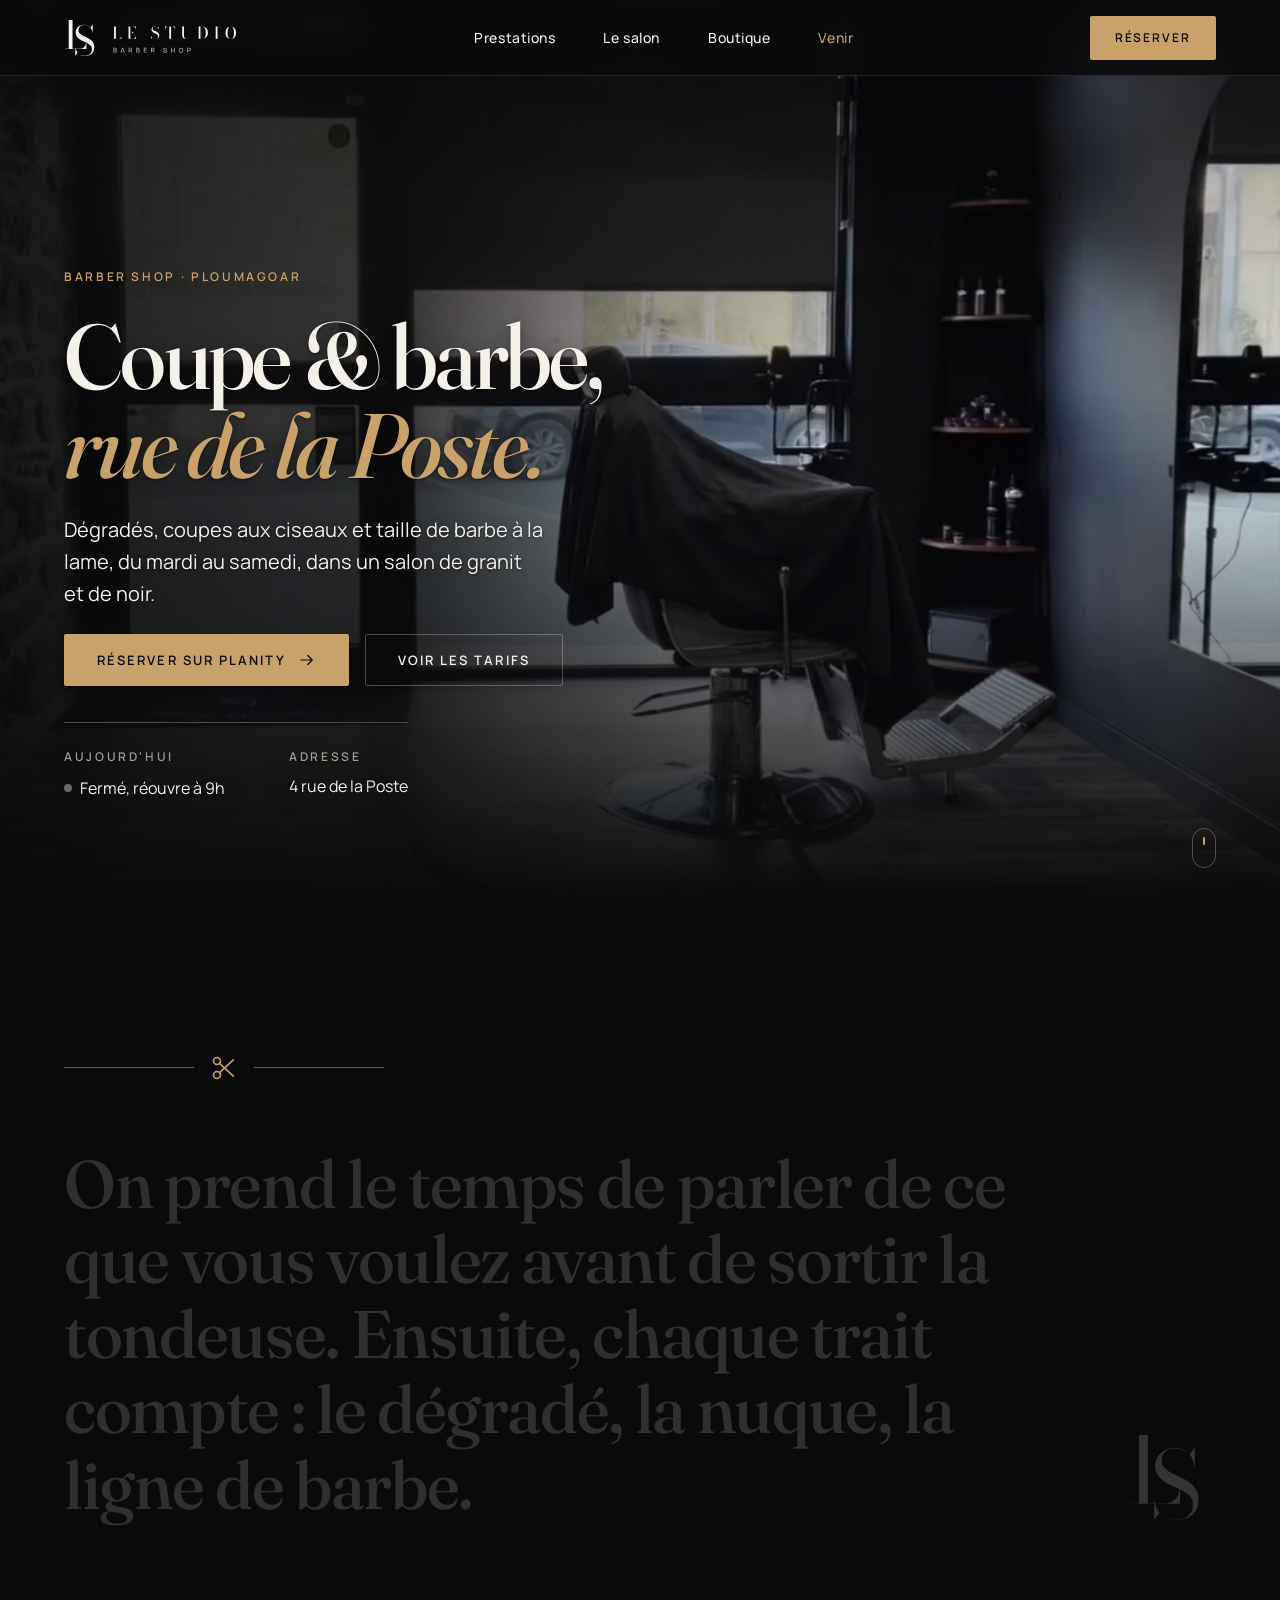
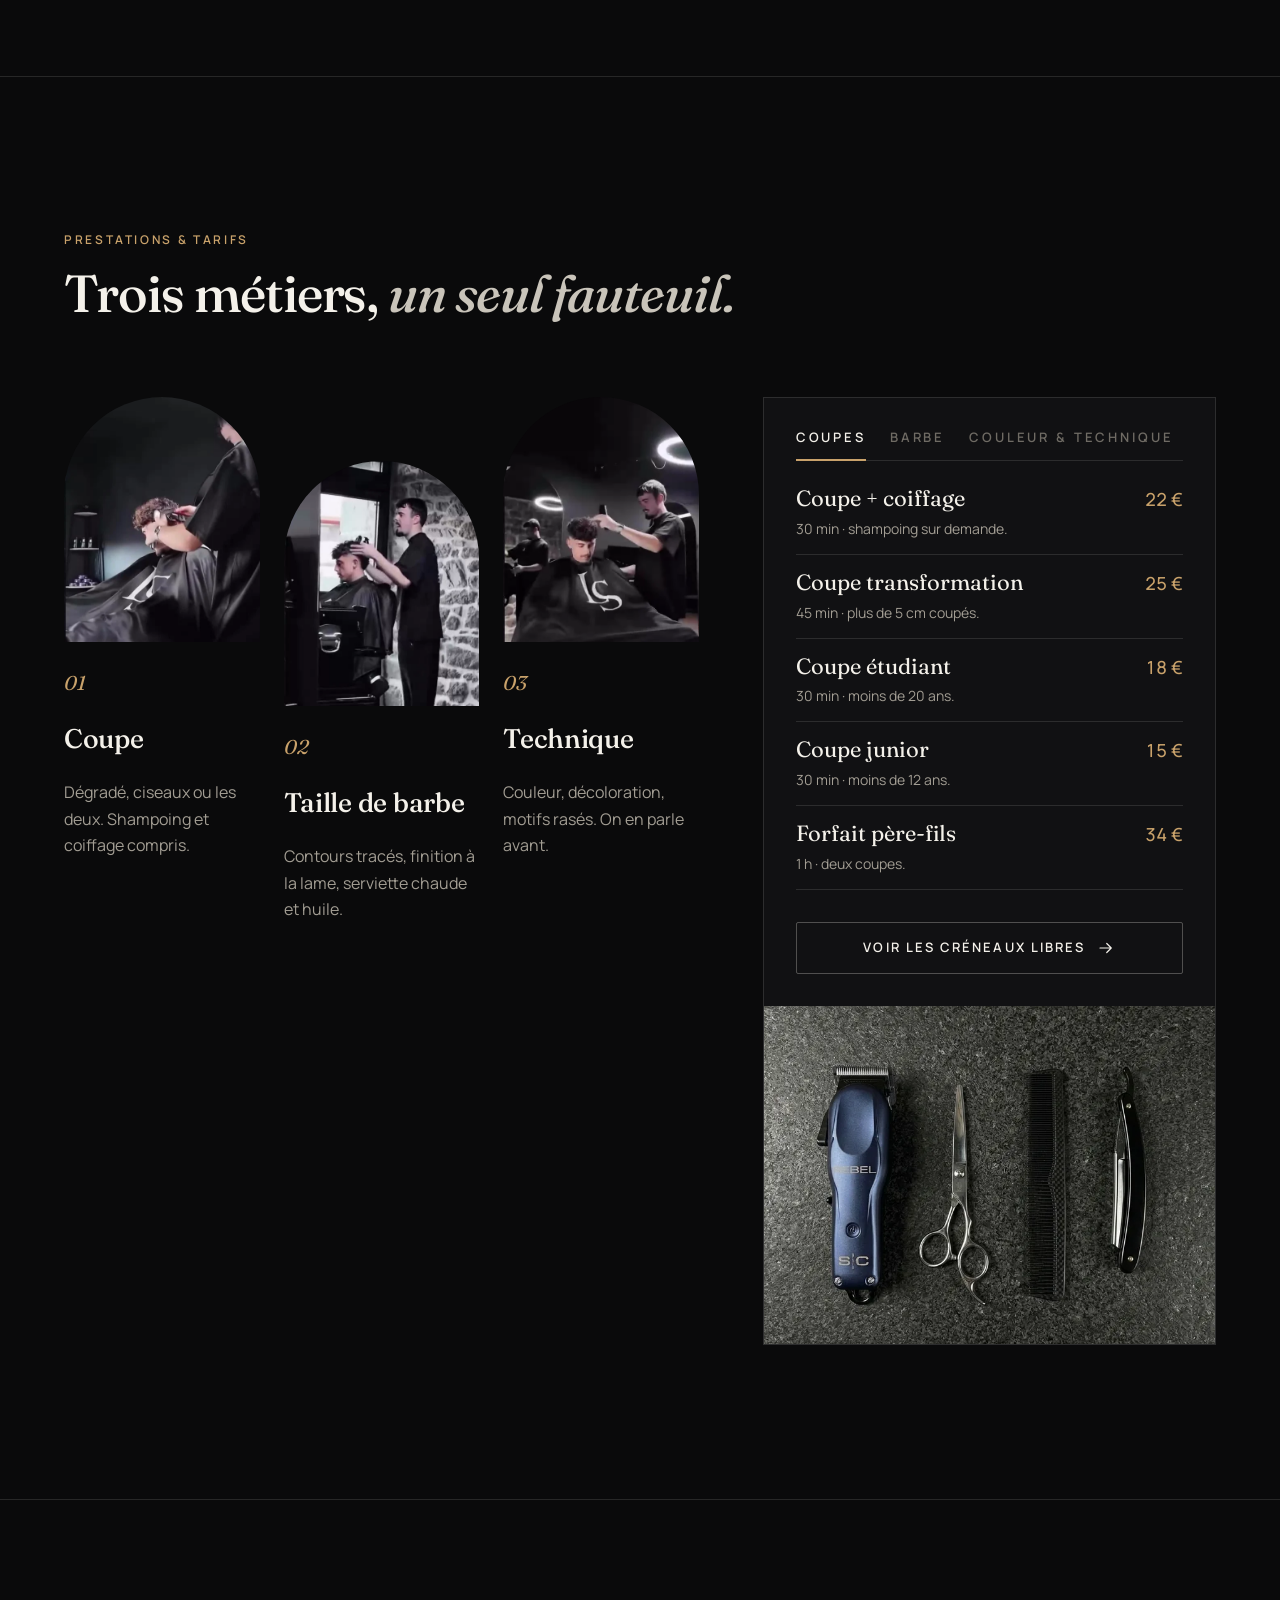
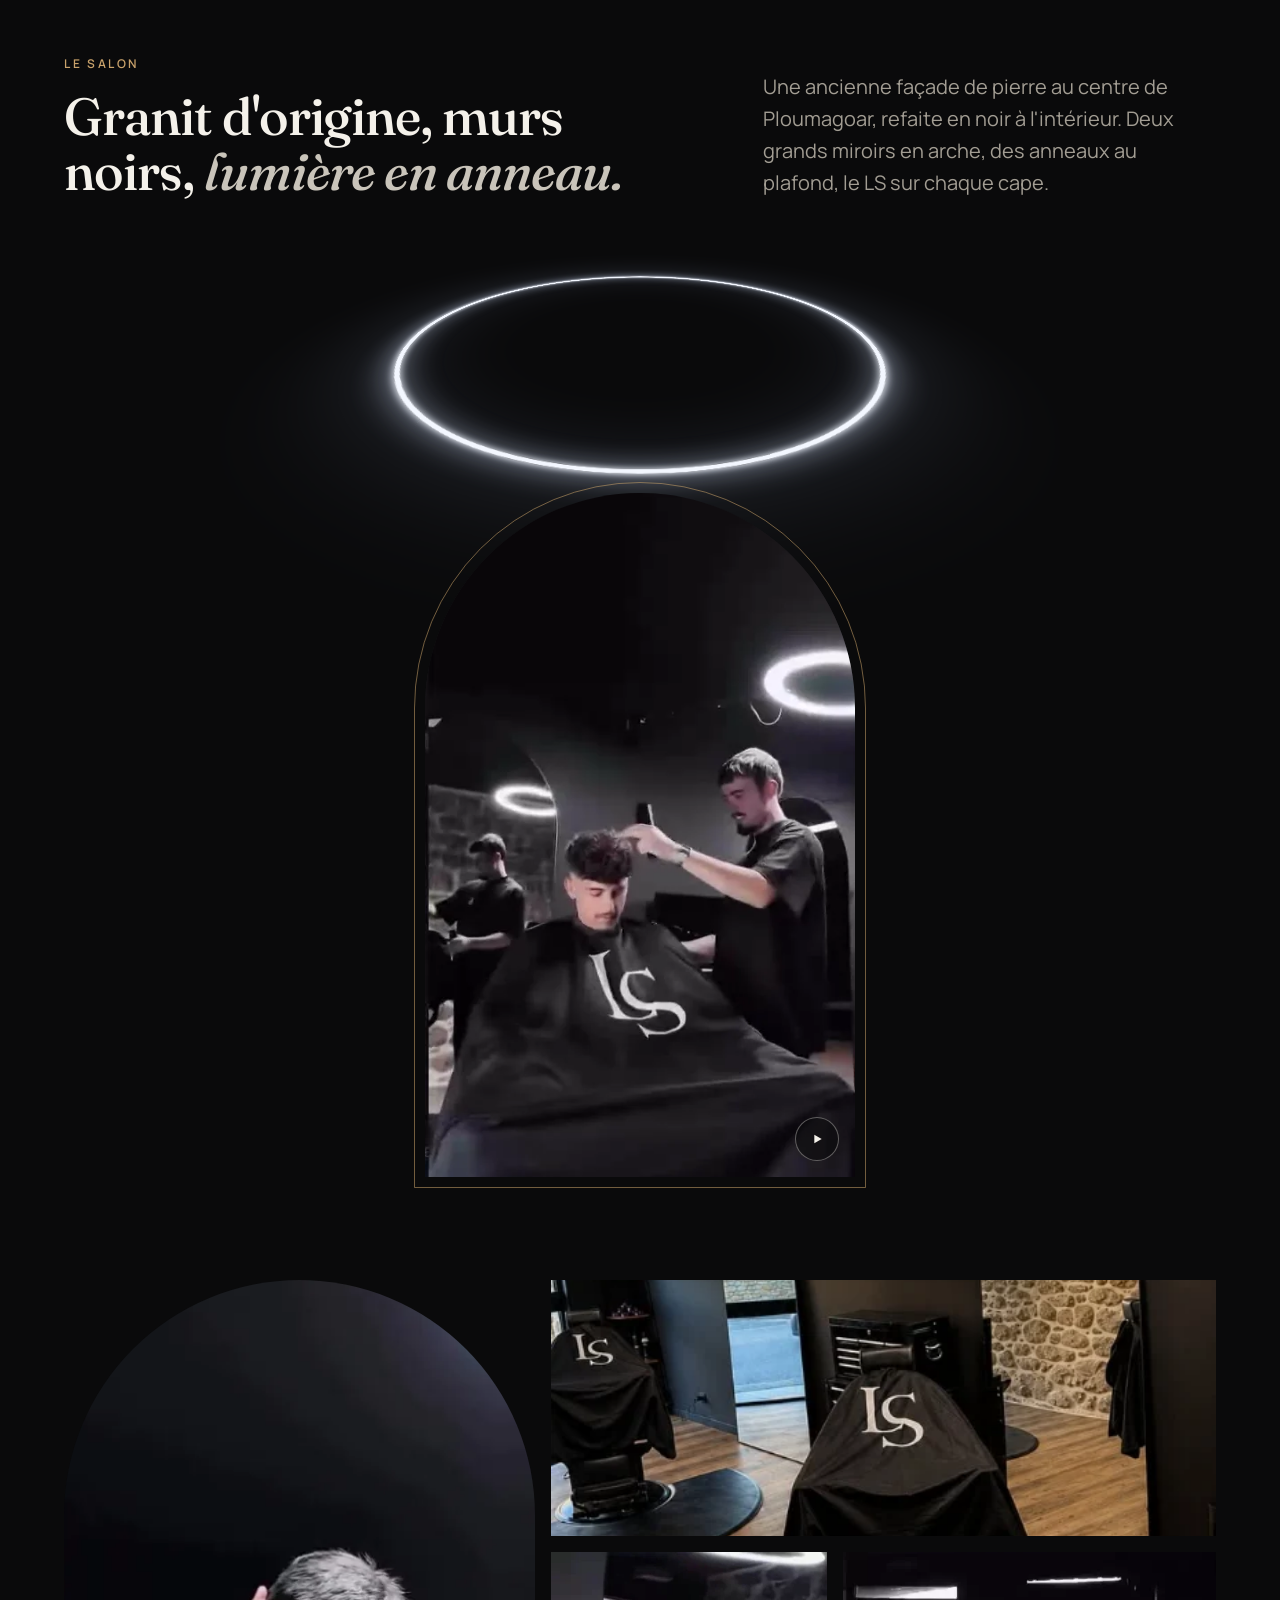
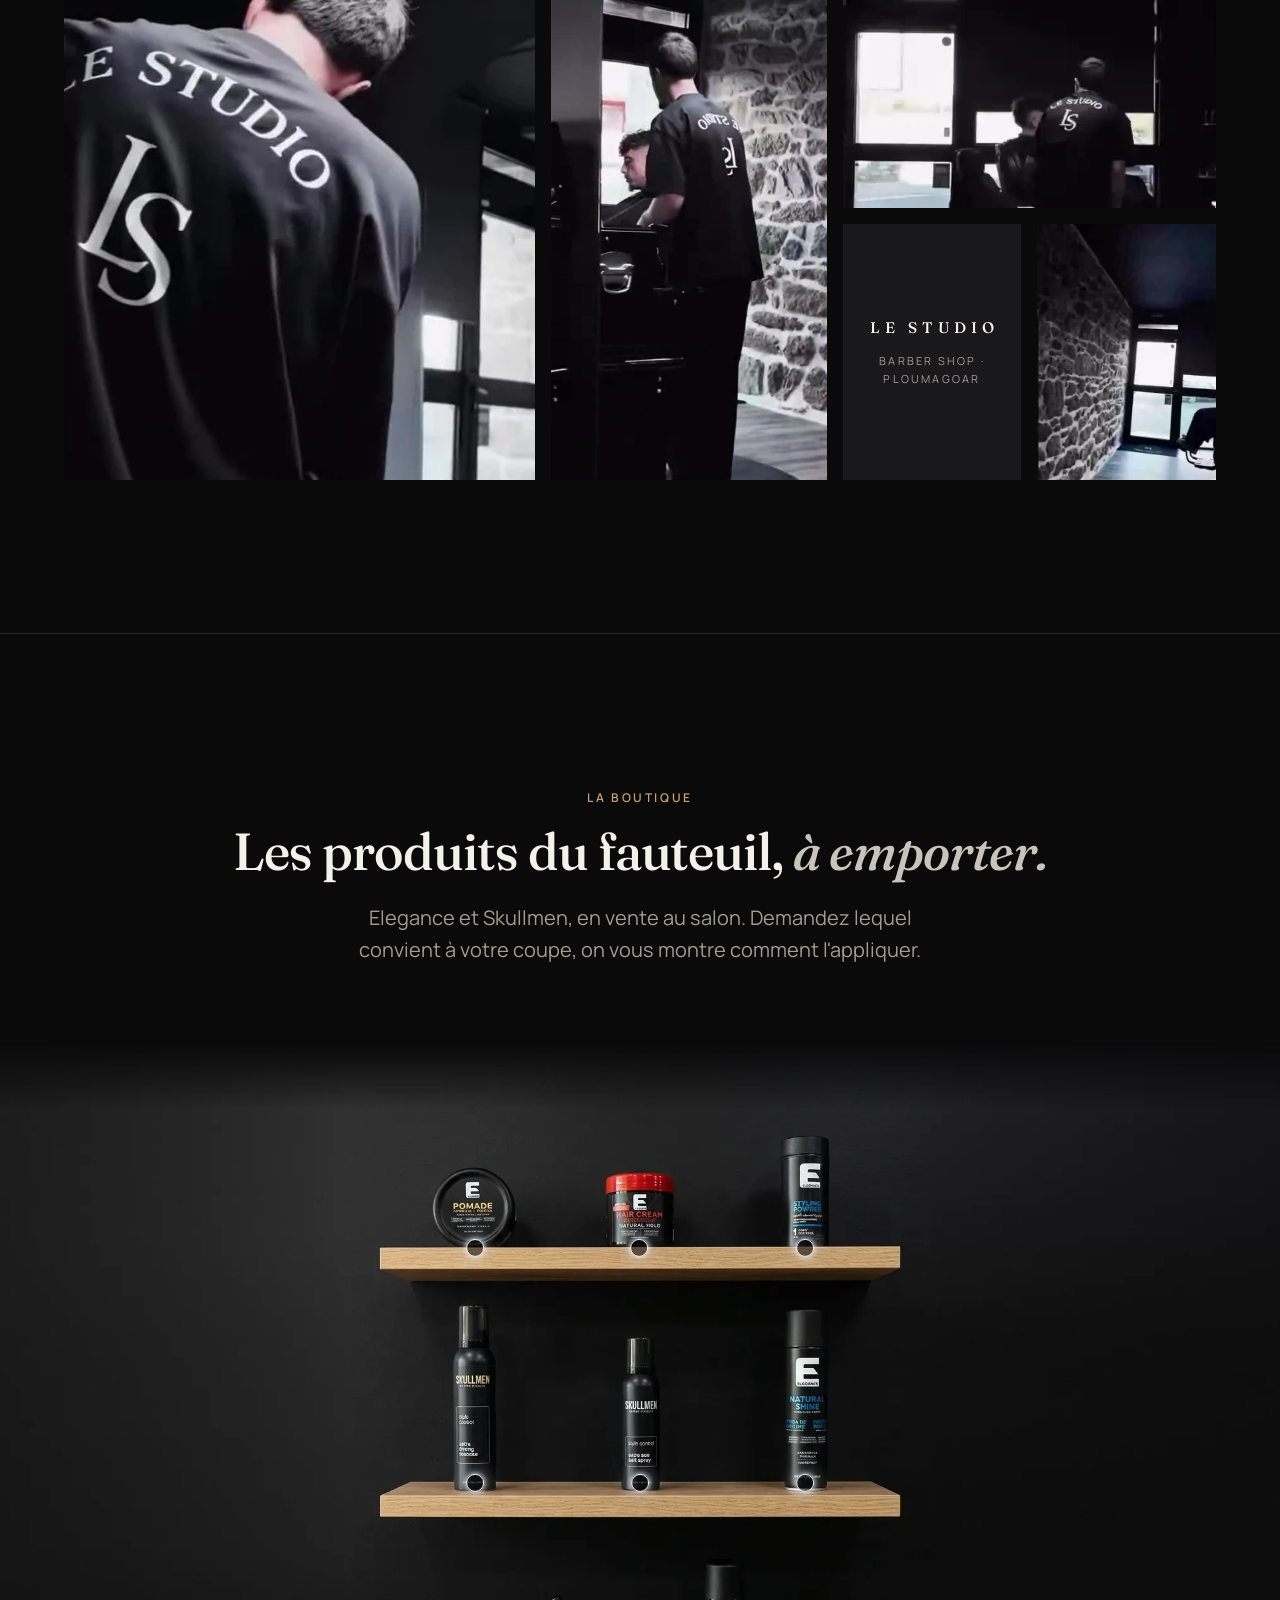
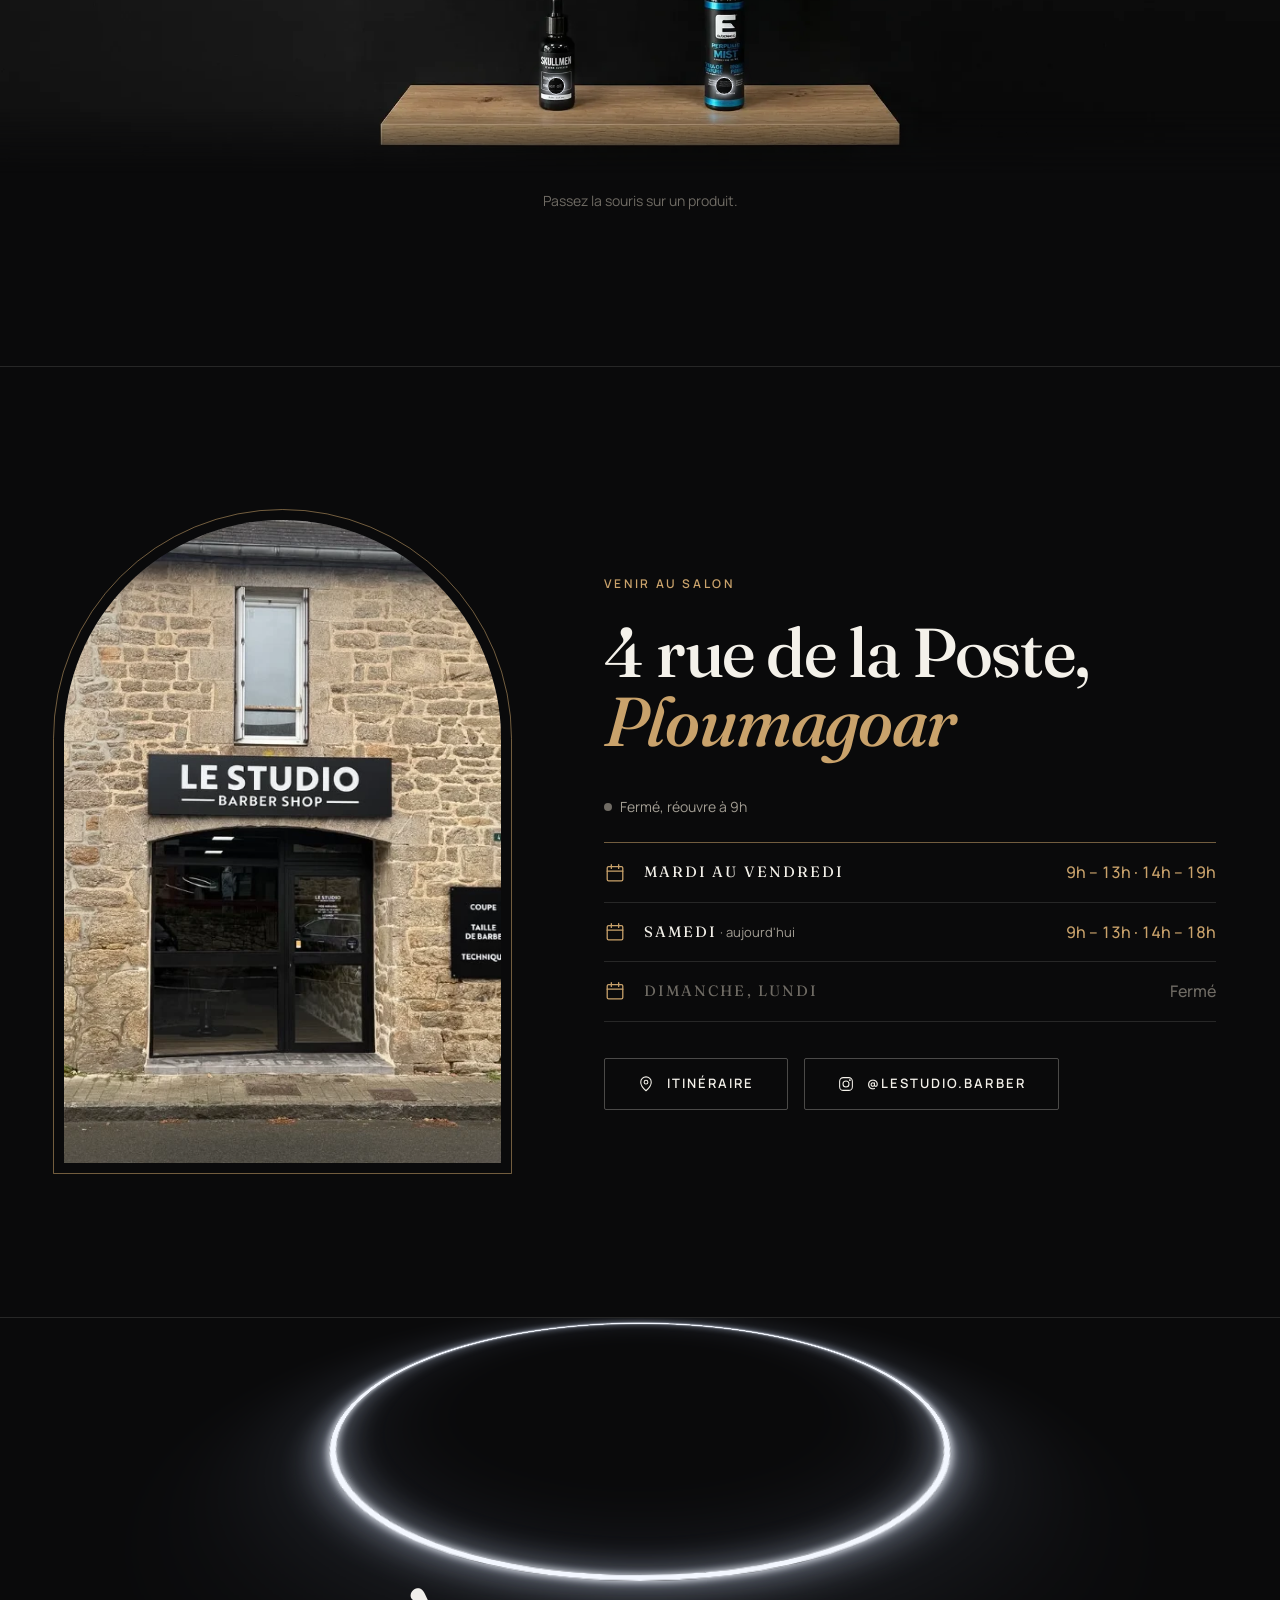
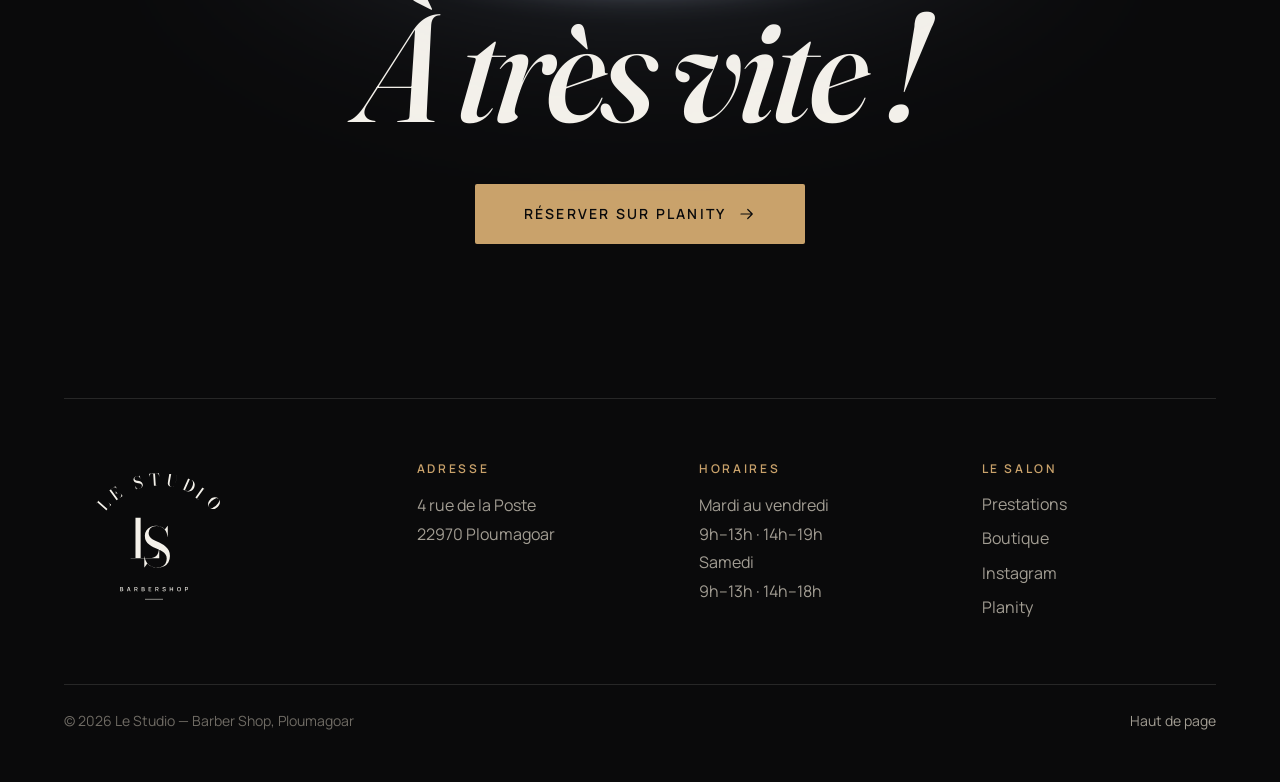
<file: index.html>
<!doctype html>
<html lang="fr" class="no-js">
<head>
<meta charset="utf-8">
<meta name="viewport" content="width=device-width, initial-scale=1, viewport-fit=cover">
<title>Le Studio : barber shop à Ploumagoar</title>
<meta name="description" content="Coupe homme, dégradé et taille de barbe du mardi au samedi, 4 rue de la Poste à Ploumagoar. Réservation en ligne sur Planity.">
<meta name="theme-color" content="#0a0a0b">
<meta property="og:type" content="website">
<meta property="og:title" content="Le Studio, barber shop à Ploumagoar">
<meta property="og:description" content="Coupe, dégradé et barbe du mardi au samedi. Réservez sur Planity.">
<meta property="og:image" content="share.jpg">
<meta name="twitter:card" content="summary_large_image">
<!-- <link rel="canonical" href="https://DOMAINE-A-VENIR/"> -->
<link rel="icon" href="assets/logo/favicon.svg" type="image/svg+xml">
<link rel="preconnect" href="https://fonts.googleapis.com">
<link rel="preconnect" href="https://fonts.gstatic.com" crossorigin>
<link rel="stylesheet" href="design-system/tokens.css">
<link rel="stylesheet" href="design-system/components.css">
<link rel="stylesheet" href="assets/vendor/lenis.css">
<link rel="stylesheet" href="assets/css/site.css">
<link rel="preload" as="image" href="assets/img/salon-fauteuil.webp" fetchpriority="high">
<script>
document.documentElement.classList.replace('no-js','js');
if(!matchMedia('(prefers-reduced-motion: reduce)').matches){var h=document.documentElement;h.classList.add('is-loading');setTimeout(function(){h.classList.remove('is-loading')},6000)}
</script>
<script type="application/ld+json">
{"@context":"https://schema.org","@type":"BarberShop","name":"Le Studio — Barber Shop",
 "address":{"@type":"PostalAddress","streetAddress":"4 rue de la Poste","postalCode":"22970","addressLocality":"Ploumagoar","addressCountry":"FR"},
 "openingHoursSpecification":[
  {"@type":"OpeningHoursSpecification","dayOfWeek":["Tuesday","Wednesday","Thursday","Friday"],"opens":"09:00","closes":"13:00"},
  {"@type":"OpeningHoursSpecification","dayOfWeek":["Tuesday","Wednesday","Thursday","Friday"],"opens":"14:00","closes":"19:00"},
  {"@type":"OpeningHoursSpecification","dayOfWeek":"Saturday","opens":"09:00","closes":"13:00"},
  {"@type":"OpeningHoursSpecification","dayOfWeek":"Saturday","opens":"14:00","closes":"18:00"}],
 "sameAs":["https://www.instagram.com/lestudio.barber/"]}
</script>
</head>
<body>

<!-- Écran de chargement : le monogramme s'écrit, l'anneau LED s'allume -->
<div class="loader" data-loader aria-hidden="true">
  <div class="loader__ring"></div>
  <img class="loader__mono" src="assets/logo/ls-monogramme.svg" alt="" width="96" height="94">
</div>

<svg width="0" height="0" style="position:absolute" aria-hidden="true">
  <defs>
    <symbol id="i-scissors" viewBox="0 0 24 24" fill="none" stroke="currentColor" stroke-width="1.4" stroke-linecap="round"><circle cx="6" cy="6" r="3"/><circle cx="6" cy="18" r="3"/><path d="M8.2 8.1 20 19M8.2 15.9 20 5M12.5 12h.01"/></symbol>
    <symbol id="i-calendar" viewBox="0 0 24 24" fill="none" stroke="currentColor" stroke-width="1.4" stroke-linecap="round"><rect x="3.5" y="5" width="17" height="15.5" rx="1.5"/><path d="M3.5 10h17M8 3v4M16 3v4"/></symbol>
    <symbol id="i-pin" viewBox="0 0 24 24" fill="none" stroke="currentColor" stroke-width="1.4" stroke-linecap="round" stroke-linejoin="round"><path d="M12 21s-7-6.2-7-11.5a7 7 0 0 1 14 0C19 14.8 12 21 12 21Z"/><circle cx="12" cy="9.5" r="2.5"/></symbol>
    <symbol id="i-instagram" viewBox="0 0 24 24" fill="none" stroke="currentColor" stroke-width="1.4"><rect x="3.5" y="3.5" width="17" height="17" rx="5"/><circle cx="12" cy="12" r="4"/><circle cx="17.2" cy="6.8" r=".6" fill="currentColor"/></symbol>
    <symbol id="i-arrow" viewBox="0 0 24 24" fill="none" stroke="currentColor" stroke-width="1.6" stroke-linecap="round" stroke-linejoin="round"><path d="M4 12h15M13 6l6 6-6 6"/></symbol>
    <symbol id="i-pause" viewBox="0 0 24 24" fill="currentColor"><rect x="7" y="5" width="3.5" height="14" rx=".5"/><rect x="13.5" y="5" width="3.5" height="14" rx=".5"/></symbol>
    <symbol id="i-play" viewBox="0 0 24 24" fill="currentColor"><path d="M8 5.5v13l11-6.5-11-6.5Z"/></symbol>
  </defs>
</svg>

<a class="skip-link" href="#contenu">Aller au contenu</a>

<!-- ============================ NAVIGATION ============================ -->
<header class="ls-nav site-nav" data-nav>
  <div class="ls-container ls-nav__inner">
    <a class="site-logo" href="#top" aria-label="Le Studio, accueil"><img src="assets/logo/ls-logo-horizontal.svg" alt="" width="190" height="39"></a>
    <nav aria-label="Navigation principale">
      <ul class="ls-nav__links">
        <li><a class="ls-link" href="#prestations">Prestations</a></li>
        <li><a class="ls-link" href="#salon">Le salon</a></li>
        <li><a class="ls-link" href="#boutique">Boutique</a></li>
        <li><a class="ls-link" href="#venir">Venir</a></li>
      </ul>
    </nav>
    <div class="site-nav__end">
      <a class="ls-btn ls-btn--primary ls-btn--sm site-nav__cta" href="https://www.planity.com/le-studio-barber-shop-22970-ploumagoar">Réserver</a>
      <button class="site-burger" type="button" aria-expanded="false" aria-controls="menu" data-menu-toggle><span class="ls-visually-hidden">Menu</span><i></i><i></i></button>
    </div>
  </div>
  <div class="site-sheet" id="menu" hidden data-menu>
    <ul>
      <li><a href="#prestations">Prestations</a></li>
      <li><a href="#salon">Le salon</a></li>
      <li><a href="#boutique">Boutique</a></li>
      <li><a href="#venir">Venir</a></li>
    </ul>
    <div class="site-sheet__foot">
      <p>4 rue de la Poste, Ploumagoar</p>
      <p>Mar–ven 9h–13h · 14h–19h<br>Sam 9h–13h · 14h–18h</p>
    </div>
  </div>
</header>

<main id="contenu">

<!-- ============================ HERO ============================ -->
<section class="hero" id="top">
  <div class="hero__bg">
    <img class="hero__photo" src="assets/img/salon-fauteuil.webp" alt="Le fauteuil sous sa cape face au miroir en arche, entre le mur de granit et la vitrine" width="1400" height="781" fetchpriority="high">
  </div>
  <div class="ls-container hero__inner">
    <div class="hero__text">
      <p class="ls-label" data-enter="1">Barber shop · Ploumagoar</p>
      <h1 class="ls-h1 hero__title" data-enter="2">
        <span class="hero__line">Coupe &amp; barbe,</span>
        <span class="hero__line"><em>rue de la Poste.</em></span>
      </h1>
      <p class="ls-lead" data-enter="3">Dégradés, coupes aux ciseaux et taille de barbe à la lame, du mardi au samedi, dans un salon de granit et de noir.</p>
      <div class="hero__actions" data-enter="4">
        <a class="ls-btn ls-btn--primary" href="https://www.planity.com/le-studio-barber-shop-22970-ploumagoar" data-hero-cta>Réserver sur Planity <svg aria-hidden="true"><use href="#i-arrow"/></svg></a>
        <a class="ls-btn ls-btn--secondary" href="#prestations">Voir les tarifs</a>
      </div>
      <dl class="hero__facts" data-enter="5">
        <div><dt>Aujourd'hui</dt><dd><span class="ls-status" data-open-status>Mardi au samedi</span></dd></div>
        <div><dt>Adresse</dt><dd>4 rue de la Poste</dd></div>
      </dl>
    </div>
  </div>
  <a class="hero__scroll" href="#manifeste" aria-label="Descendre vers la suite"><span></span></a>
</section>

<!-- ============================ MANIFESTE (moment : les mots s'allument) ============================ -->
<section class="manifeste" id="manifeste" aria-label="Notre façon de travailler">
  <div class="ls-container">
    <div class="ls-divider ls-divider--short" aria-hidden="true"><svg><use href="#i-scissors"/></svg></div>
    <p class="manifeste__text" data-words>On prend le temps de parler de ce que vous voulez avant de sortir la tondeuse. Ensuite, chaque trait compte&nbsp;: le dégradé, la nuque, la ligne de barbe.</p>
    <img class="manifeste__mono" src="assets/logo/ls-monogramme.svg" alt="" aria-hidden="true" width="96" height="94">
  </div>
</section>

<!-- ============================ PRESTATIONS ============================ -->
<section class="section prestations" id="prestations">
  <div class="ls-container">
    <header class="section-head">
      <p class="ls-label">Prestations &amp; tarifs</p>
      <h2 class="ls-h2">Trois métiers, <em>un seul fauteuil.</em></h2>
    </header>

    <div class="prestations__grid">
      <ol class="services">
        <li class="ls-service" data-reveal data-cat="coupes">
          <div class="ls-arch ls-service__media"><img src="assets/img/degrade.webp" alt="Dégradé à la tondeuse, client sous la cape LS" loading="lazy" width="483" height="790"></div>
          <span class="ls-service__num">01</span>
          <h3 class="ls-h3">Coupe</h3>
          <p>Dégradé, ciseaux ou les deux. Shampoing et coiffage compris.</p>
        </li>
        <li class="ls-service" data-reveal data-cat="barbe">
          <div class="ls-arch ls-service__media"><img src="assets/img/coiffage.webp" alt="Le barbier vérifie la coupe devant le mur en granit" loading="lazy" width="483" height="790"></div>
          <span class="ls-service__num">02</span>
          <h3 class="ls-h3">Taille de barbe</h3>
          <p>Contours tracés, finition à la lame, serviette chaude et huile.</p>
        </li>
        <li class="ls-service" data-reveal data-cat="couleur">
          <div class="ls-arch ls-service__media"><img src="assets/img/coupe.webp" alt="Coupe en cours sous un anneau lumineux" loading="lazy" width="483" height="790"></div>
          <span class="ls-service__num">03</span>
          <h3 class="ls-h3">Technique</h3>
          <p>Couleur, décoloration, motifs rasés. On en parle avant.</p>
        </li>
      </ol>

      <div class="tarifs" data-reveal>
        <div class="tarifs__tabs" role="tablist" aria-label="Catégories de prestations">
          <button class="tarifs__tab" type="button" role="tab" id="tab-coupes" aria-controls="cat-coupes" aria-selected="true" data-tab>Coupes</button>
          <button class="tarifs__tab" type="button" role="tab" id="tab-barbe" aria-controls="cat-barbe" aria-selected="false" tabindex="-1" data-tab>Barbe</button>
          <button class="tarifs__tab" type="button" role="tab" id="tab-couleur" aria-controls="cat-couleur" aria-selected="false" tabindex="-1" data-tab>Couleur &amp; technique</button>
          <span class="tarifs__ink" aria-hidden="true" data-ink></span>
        </div>
        <ul class="ls-price-list tarifs__panel" role="tabpanel" id="cat-coupes" aria-labelledby="tab-coupes">
          <li class="ls-price-row"><span class="ls-price-row__name">Coupe + coiffage</span><span class="ls-price-row__price">22 €</span><p class="ls-price-row__desc">30 min · shampoing sur demande.</p></li>
          <li class="ls-price-row"><span class="ls-price-row__name">Coupe transformation</span><span class="ls-price-row__price">25 €</span><p class="ls-price-row__desc">45 min · plus de 5 cm coupés.</p></li>
          <li class="ls-price-row"><span class="ls-price-row__name">Coupe étudiant</span><span class="ls-price-row__price">18 €</span><p class="ls-price-row__desc">30 min · moins de 20 ans.</p></li>
          <li class="ls-price-row"><span class="ls-price-row__name">Coupe junior</span><span class="ls-price-row__price">15 €</span><p class="ls-price-row__desc">30 min · moins de 12 ans.</p></li>
          <li class="ls-price-row"><span class="ls-price-row__name">Forfait père-fils</span><span class="ls-price-row__price">34 €</span><p class="ls-price-row__desc">1 h · deux coupes.</p></li>
        </ul>
        <ul class="ls-price-list tarifs__panel" role="tabpanel" id="cat-barbe" aria-labelledby="tab-barbe" hidden>
          <li class="ls-price-row"><span class="ls-price-row__name">Taille de barbe</span><span class="ls-price-row__price">10 €</span><p class="ls-price-row__desc">15 min.</p></li>
          <li class="ls-price-row"><span class="ls-price-row__name">Taille de barbe premium</span><span class="ls-price-row__price">15 €</span><p class="ls-price-row__desc">25 min · serviette chaude et huile.</p></li>
          <li class="ls-price-row"><span class="ls-price-row__name">Coupe + barbe</span><span class="ls-price-row__price">26 €</span><p class="ls-price-row__desc">45 min.</p></li>
        </ul>
        <ul class="ls-price-list tarifs__panel" role="tabpanel" id="cat-couleur" aria-labelledby="tab-couleur" hidden>
          <li class="ls-price-row"><span class="ls-price-row__name">Permanente + coupe</span><span class="ls-price-row__price">60 €</span><p class="ls-price-row__desc">1 h 30.</p></li>
          <li class="ls-price-row"><span class="ls-price-row__name">Décoloration</span><span class="ls-price-row__price">Sur devis</span><p class="ls-price-row__desc">1 h 30 · on en parle avant.</p></li>
          <li class="ls-price-row"><span class="ls-price-row__name">Mèches</span><span class="ls-price-row__price">Sur devis</span><p class="ls-price-row__desc">1 h 30 · on en parle avant.</p></li>
        </ul>
        <a class="ls-btn ls-btn--secondary tarifs__cta" href="https://www.planity.com/le-studio-barber-shop-22970-ploumagoar">Voir les créneaux libres <svg aria-hidden="true"><use href="#i-arrow"/></svg></a>
        <figure class="tarifs__tools"><img src="assets/img/outils-granit.webp" alt="Tondeuse, ciseaux, peigne et rasoir posés sur une dalle de granit" width="720" height="964" loading="lazy"></figure>
      </div>
    </div>
  </div>
</section>

<!-- ============================ LE SALON ============================ -->
<section class="section salon" id="salon">
  <div class="ls-container">
    <header class="section-head section-head--split">
      <div>
        <p class="ls-label">Le salon</p>
        <h2 class="ls-h2">Granit d'origine, murs noirs, <em>lumière en anneau.</em></h2>
      </div>
      <p class="ls-lead">Une ancienne façade de pierre au centre de Ploumagoar, refaite en noir à l'intérieur. Deux grands miroirs en arche, des anneaux au plafond, le LS sur chaque cape.</p>
    </header>

    <div class="salon__film">
      <div class="ls-neon ls-neon--tilt salon__neon" aria-hidden="true" data-ignite></div>
      <div class="ls-arch ls-arch--outline salon__arch" data-reveal>
        <video src="assets/video/studio.mp4" muted loop playsinline preload="metadata" poster="assets/img/coupe.webp" aria-label="Le salon en vidéo : une coupe sous l'anneau lumineux, un dégradé à la tondeuse, le barbier devant le mur en granit" data-video></video>
        <button class="salon__pause" type="button" aria-label="Mettre la vidéo en pause" data-video-toggle><svg aria-hidden="true"><use href="#i-pause"/></svg></button>
      </div>
    </div>

    <div class="mosaic">
      <figure class="mosaic__a ls-arch" data-reveal><img src="assets/img/tee.webp" alt="Le barbier de dos, t-shirt Le Studio" loading="lazy"></figure>
      <figure class="mosaic__b" data-reveal><img src="assets/img/interieur.webp" alt="Fauteuils avec capes LS, miroir en arche et mur en granit" loading="lazy"></figure>
      <figure class="mosaic__c" data-reveal><img src="assets/img/poste-pierre.webp" alt="Le barbier au poste, devant le mur de granit" loading="lazy"></figure>
      <figure class="mosaic__d" data-reveal><img src="assets/img/salon-large.webp" alt="Vue d'ensemble du salon vers la vitrine" loading="lazy"></figure>
      <figure class="mosaic__e ls-granite" data-reveal>
        <p class="mosaic__quote"><span class="ls-caps">Le Studio</span><span class="mosaic__since">Barber shop · Ploumagoar</span></p>
      </figure>
      <figure class="mosaic__f" data-reveal><img src="assets/img/mur-granit.webp" alt="Le mur de granit apparent jusqu'à la porte" loading="lazy"></figure>
    </div>
  </div>
</section>

<!-- ============================ BOUTIQUE ============================ -->
<section class="section boutique" id="boutique">
  <div class="ls-container">
    <header class="section-head section-head--split">
      <div>
        <p class="ls-label">La boutique</p>
        <h2 class="ls-h2">Les produits du fauteuil, <em>à emporter.</em></h2>
      </div>
      <p class="ls-lead">Elegance et Skullmen, en vente au salon. Demandez lequel convient à votre coupe, on vous montre comment l'appliquer.</p>
    </header>

  </div>
  <div class="vitrine" data-vitrine>
    <div class="vitrine__wall" role="img" aria-label="Les produits du salon rangés sur trois étagères en chêne, devant un mur noir"></div>
    <div class="vitrine__dim" aria-hidden="true"></div>
    <div class="vitrine__shelf">
        <button class="vitrine__spot" type="button" style="left:21.9%;top:28%" data-product="pomade" aria-label="Cire brillante, 17 €"><span></span></button>
        <button class="vitrine__spot" type="button" style="left:49.9%;top:28%" data-product="creme" aria-label="Crème coiffante, 16 €"><span></span></button>
        <button class="vitrine__spot" type="button" style="left:78.1%;top:28%" data-product="poudre" aria-label="Poudre coiffante, 16 €"><span></span></button>
        <button class="vitrine__spot" type="button" style="left:21.9%;top:60.2%" data-product="mousse" aria-label="Mousse coiffante, 16 €"><span></span></button>
        <button class="vitrine__spot" type="button" style="left:50.1%;top:60.2%" data-product="spray" aria-label="Spray salé, 15 €"><span></span></button>
        <button class="vitrine__spot" type="button" style="left:78.1%;top:60.2%" data-product="laque" aria-label="Laque, 19 €"><span></span></button>
        <button class="vitrine__spot" type="button" style="left:35.8%;top:88.1%" data-product="huile" aria-label="Huile de barbe, 12 €"><span></span></button>
        <button class="vitrine__spot" type="button" style="left:64.3%;top:88.1%" data-product="parfum" aria-label="Parfum, 14 €"><span></span></button>
    </div>
    <div class="vitrine__tip" aria-hidden="true" data-tip><div class="vitrine__tip-in" data-tip-in></div></div>
      <template data-product-card="cire-mate"><p class="vitrine__brand">Elegance</p><h3 class="vitrine__name">Cire mate</h3><p class="vitrine__desc">Tenue forte, fini mat. Pour les coupes texturées et décoiffées.</p><p class="vitrine__price">17 €</p></template>
      <template data-product-card="pomade"><p class="vitrine__brand">Elegance</p><h3 class="vitrine__name">Cire brillante</h3><p class="vitrine__desc">Tenue forte, fini brillant. Pour les coiffures plaquées et les raies nettes.</p><p class="vitrine__price">17 €</p></template>
      <template data-product-card="creme"><p class="vitrine__brand">Elegance</p><h3 class="vitrine__name">Crème coiffante</h3><p class="vitrine__desc">Tenue légère, effet naturel. Discipline sans figer.</p><p class="vitrine__price">16 €</p></template>
      <template data-product-card="poudre"><p class="vitrine__brand">Elegance</p><h3 class="vitrine__name">Poudre coiffante</h3><p class="vitrine__desc">Du volume à la racine, fini mat. Quelques pincées sur cheveux secs.</p><p class="vitrine__price">16 €</p></template>
      <template data-product-card="mousse"><p class="vitrine__brand">Skullmen</p><h3 class="vitrine__name">Mousse coiffante</h3><p class="vitrine__desc">Tenue extra forte. Sur cheveux humides, avant le séchage.</p><p class="vitrine__price">16 €</p></template>
      <template data-product-card="spray"><p class="vitrine__brand">Skullmen</p><h3 class="vitrine__name">Spray salé</h3><p class="vitrine__desc">Texture « sortie de plage ». Sur cheveux humides, puis séchage.</p><p class="vitrine__price">15 €</p></template>
      <template data-product-card="laque"><p class="vitrine__brand">Elegance</p><h3 class="vitrine__name">Laque</h3><p class="vitrine__desc">Fixe la coiffure pour la journée, sans effet cartonné.</p><p class="vitrine__price">19 €</p></template>
      <template data-product-card="huile"><p class="vitrine__brand">Skullmen</p><h3 class="vitrine__name">Huile de barbe</h3><p class="vitrine__desc">Nourrit la barbe et la peau dessous. Quelques gouttes chaque matin.</p><p class="vitrine__price">12 €</p></template>
      <template data-product-card="parfum"><p class="vitrine__brand">Elegance · 7 senteurs</p><h3 class="vitrine__name">Parfum</h3><p class="vitrine__desc">Brume parfumée, sept senteurs au choix. Demandez à les sentir au salon.</p><p class="vitrine__price">14 €</p></template>
  </div>
  <p class="vitrine__hint"><span class="vitrine__hint--mouse">Passez la souris sur un produit.</span><span class="vitrine__hint--touch">Touchez un produit pour le découvrir.</span></p>
</section>

<!-- ============================ VENIR ============================ -->
<section class="section venir" id="venir">
  <div class="ls-container venir__grid">
    <figure class="ls-arch ls-arch--outline venir__photo" data-reveal><img src="assets/img/facade.webp" alt="La façade en granit avec l'enseigne Le Studio Barber Shop" loading="lazy"></figure>
    <div class="venir__info">
      <p class="ls-label">Venir au salon</p>
      <h2 class="ls-h2 venir__address"><a href="https://www.google.com/maps/search/?api=1&amp;query=4+rue+de+la+Poste+22970+Ploumagoar">4 rue de la Poste,<br><em>Ploumagoar</em></a></h2>
      <p class="venir__status"><span class="ls-status" data-open-status>Horaires</span></p>
      <dl class="ls-hours" data-hours>
        <div class="ls-hours__row" data-days="2,3,4,5"><svg aria-hidden="true"><use href="#i-calendar"/></svg><dt>Mardi au vendredi</dt><dd>9h – 13h · 14h – 19h</dd></div>
        <div class="ls-hours__row" data-days="6"><svg aria-hidden="true"><use href="#i-calendar"/></svg><dt>Samedi</dt><dd>9h – 13h · 14h – 18h</dd></div>
        <div class="ls-hours__row ls-hours__row--closed" data-days="0,1"><svg aria-hidden="true"><use href="#i-calendar"/></svg><dt>Dimanche, lundi</dt><dd>Fermé</dd></div>
      </dl>
      <div class="venir__actions">
        <a class="ls-btn ls-btn--secondary" href="https://www.google.com/maps/dir/?api=1&amp;destination=4+rue+de+la+Poste+22970+Ploumagoar"><svg aria-hidden="true"><use href="#i-pin"/></svg> Itinéraire</a>
        <a class="ls-btn ls-btn--secondary" href="https://www.instagram.com/lestudio.barber/"><svg aria-hidden="true"><use href="#i-instagram"/></svg> @lestudio.barber</a>
      </div>
    </div>
  </div>
</section>

</main>

<!-- ============================ FIN ============================ -->
<footer class="site-footer">
  <div class="ls-container">
    <div class="close">
      <div class="ls-neon ls-neon--tilt close__neon" aria-hidden="true" data-ignite></div>
      <p class="close__title ls-italic">À très vite&nbsp;!</p>
      <a class="ls-btn ls-btn--primary ls-btn--lg" href="https://www.planity.com/le-studio-barber-shop-22970-ploumagoar" data-close-cta>Réserver sur Planity <svg aria-hidden="true"><use href="#i-arrow"/></svg></a>
    </div>
    <div class="footer-grid">
      <img class="footer-logo" src="assets/logo/ls-logo-arc.svg" alt="Le Studio, barbershop" width="200" height="160" loading="lazy">
      <div>
        <h3 class="footer-h">Adresse</h3>
        <p><a class="ls-link" href="https://www.google.com/maps/search/?api=1&amp;query=4+rue+de+la+Poste+22970+Ploumagoar">4 rue de la Poste<br>22970 Ploumagoar</a></p>
      </div>
      <div>
        <h3 class="footer-h">Horaires</h3>
        <p>Mardi au vendredi<br>9h–13h · 14h–19h<br>Samedi<br>9h–13h · 14h–18h</p>
      </div>
      <div>
        <h3 class="footer-h">Le salon</h3>
        <ul class="footer-links">
          <li><a class="ls-link" href="#prestations">Prestations</a></li>
          <li><a class="ls-link" href="#boutique">Boutique</a></li>
          <li><a class="ls-link" href="https://www.instagram.com/lestudio.barber/">Instagram</a></li>
          <li><a class="ls-link" href="https://www.planity.com/le-studio-barber-shop-22970-ploumagoar">Planity</a></li>
        </ul>
      </div>
    </div>
    <p class="legal"><span>© <span data-year>2026</span> Le Studio — Barber Shop, Ploumagoar</span><a class="ls-link" href="#top">Haut de page</a></p>
  </div>
</footer>

<nav class="ls-actionbar site-actionbar" aria-label="Réservation" data-actionbar>
  <a class="ls-btn ls-btn--primary ls-btn--block" href="https://www.planity.com/le-studio-barber-shop-22970-ploumagoar">Réserver sur Planity</a>
</nav>

<script src="assets/vendor/lenis.min.js" defer></script>
<script src="assets/js/site.js" defer></script>
</body>
</html>
</file>
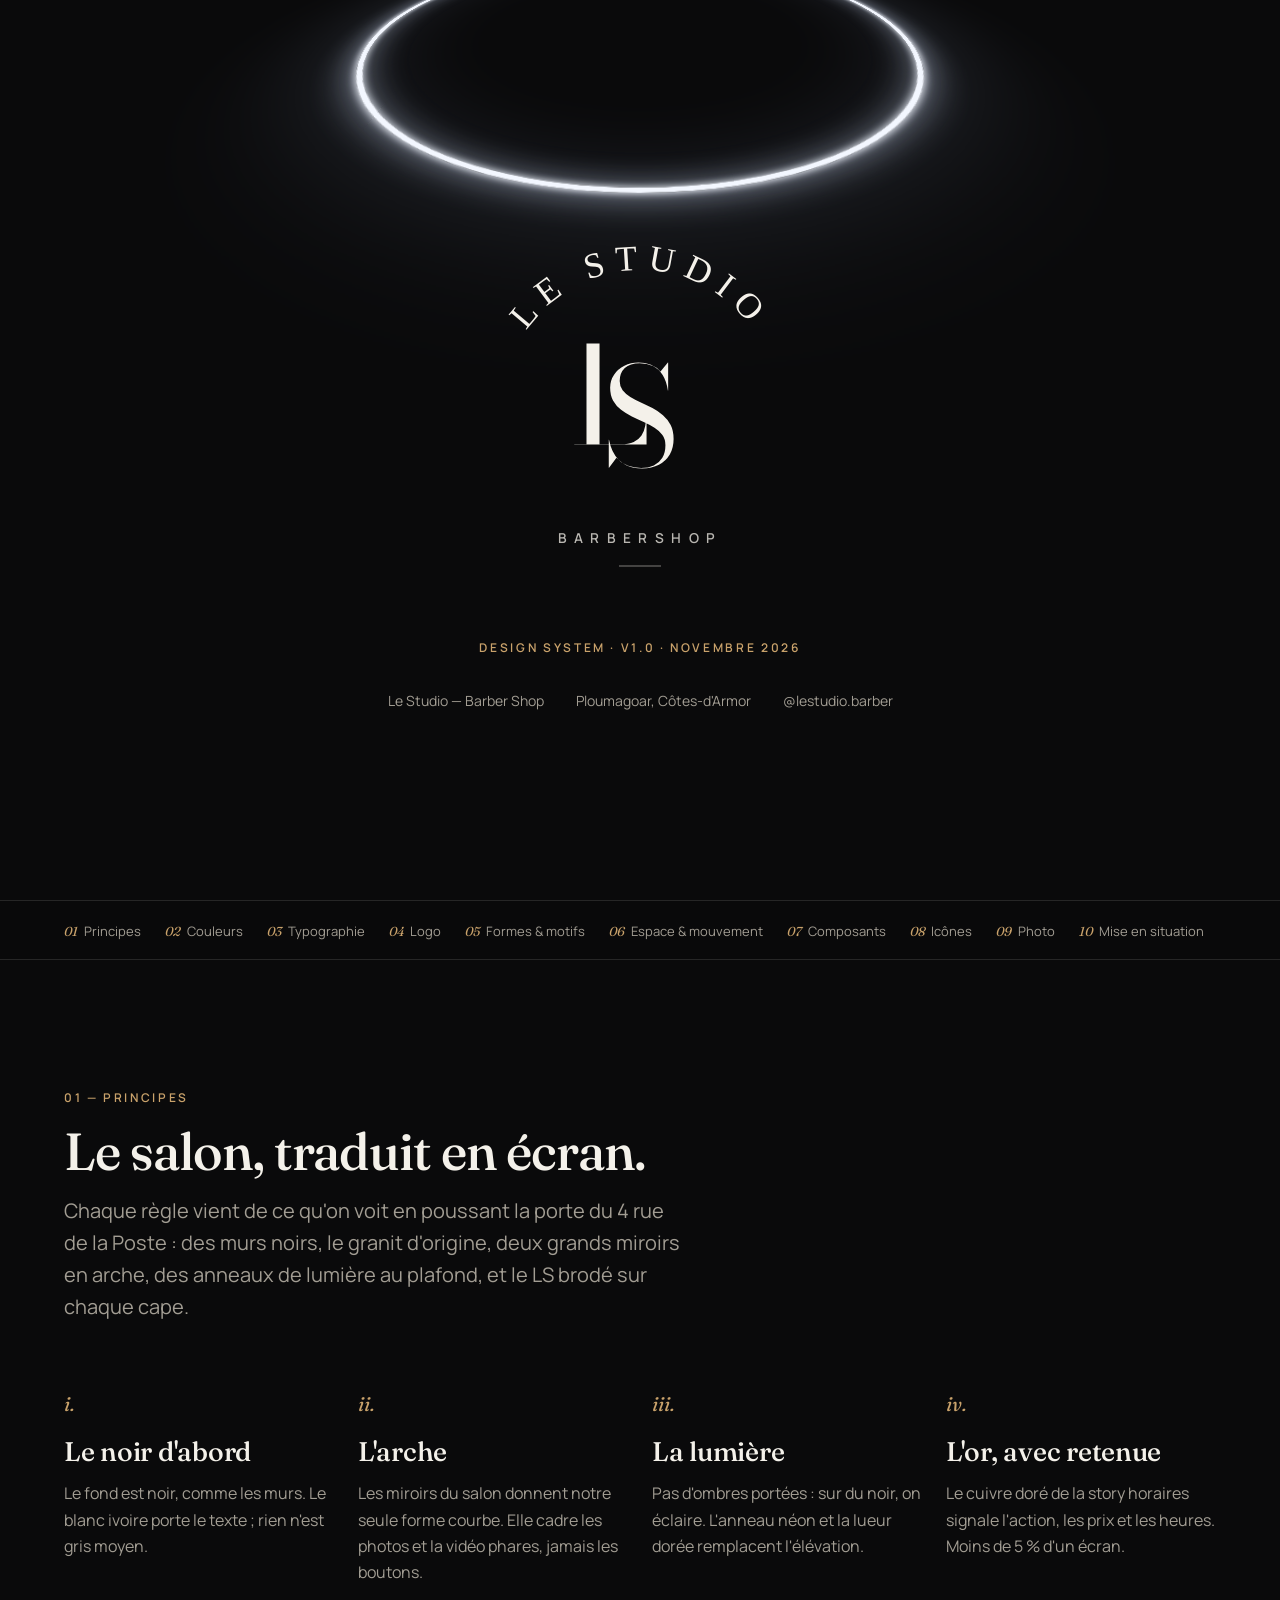
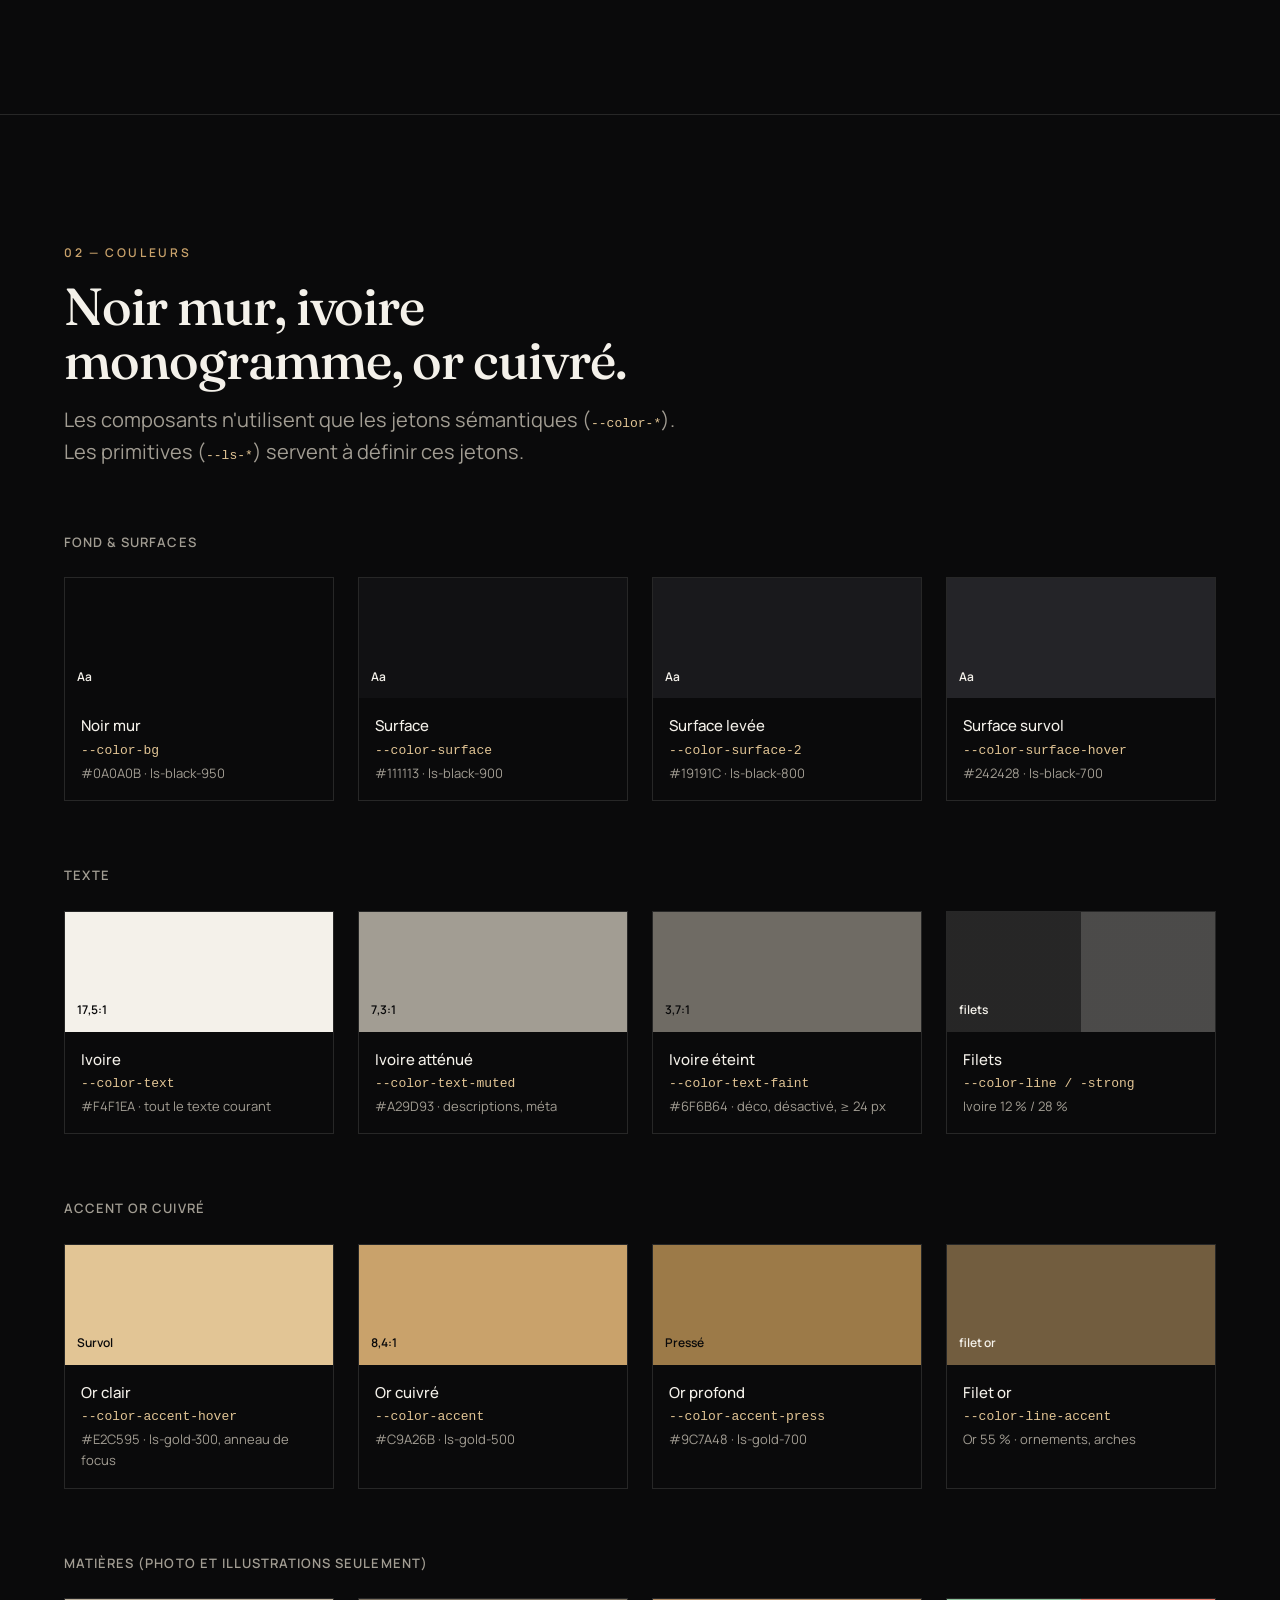
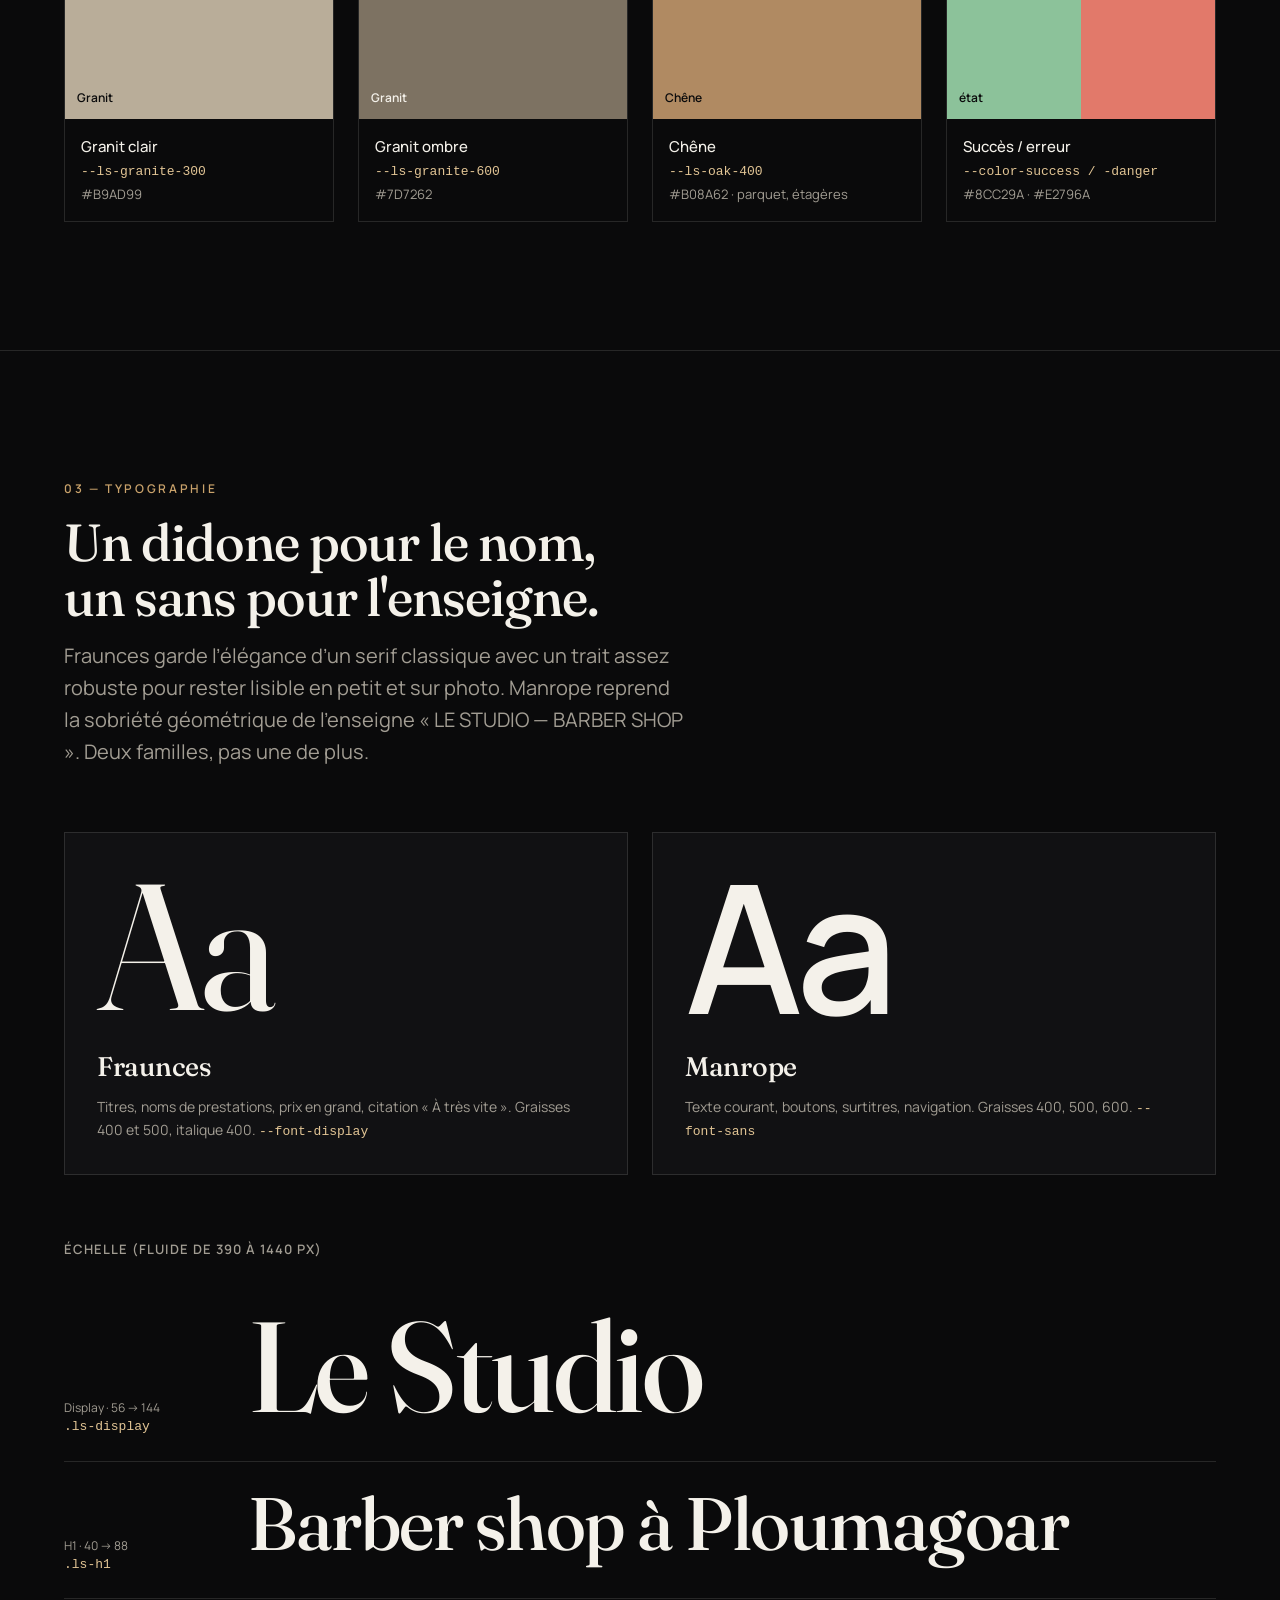
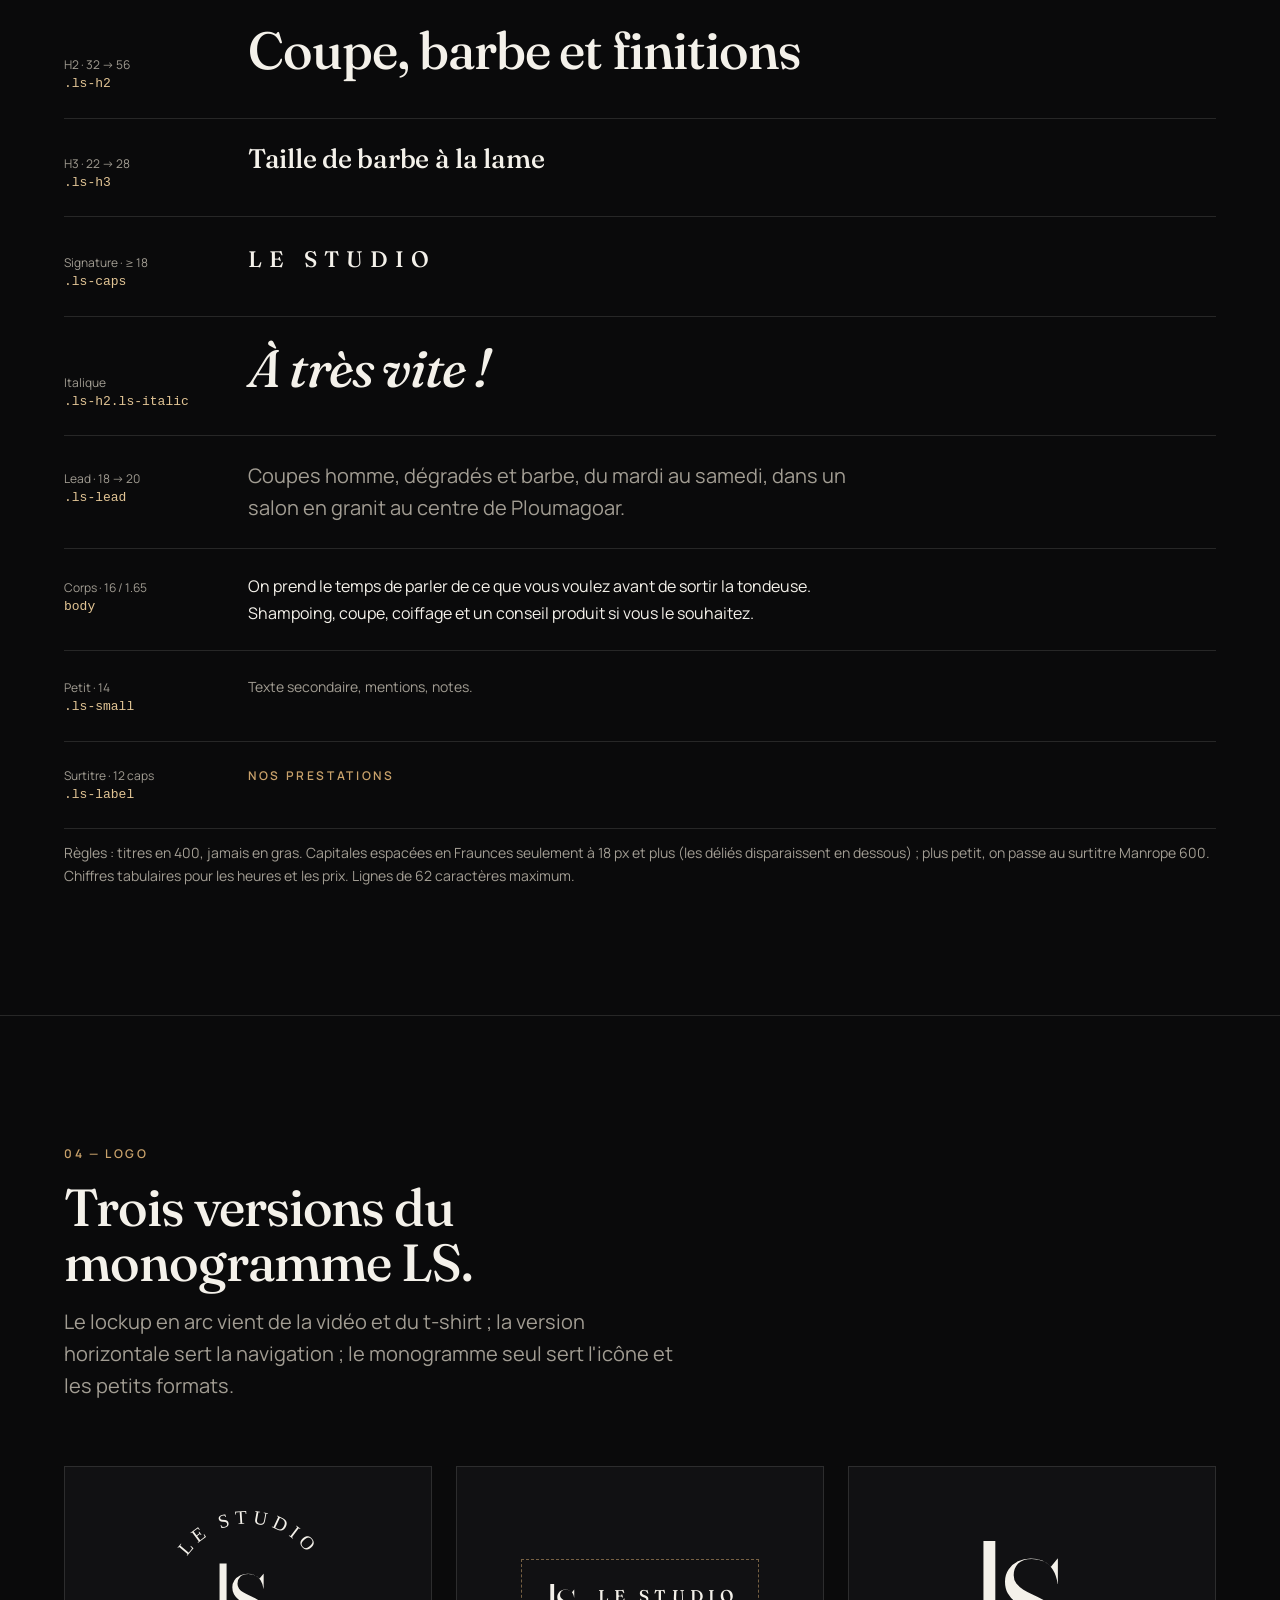
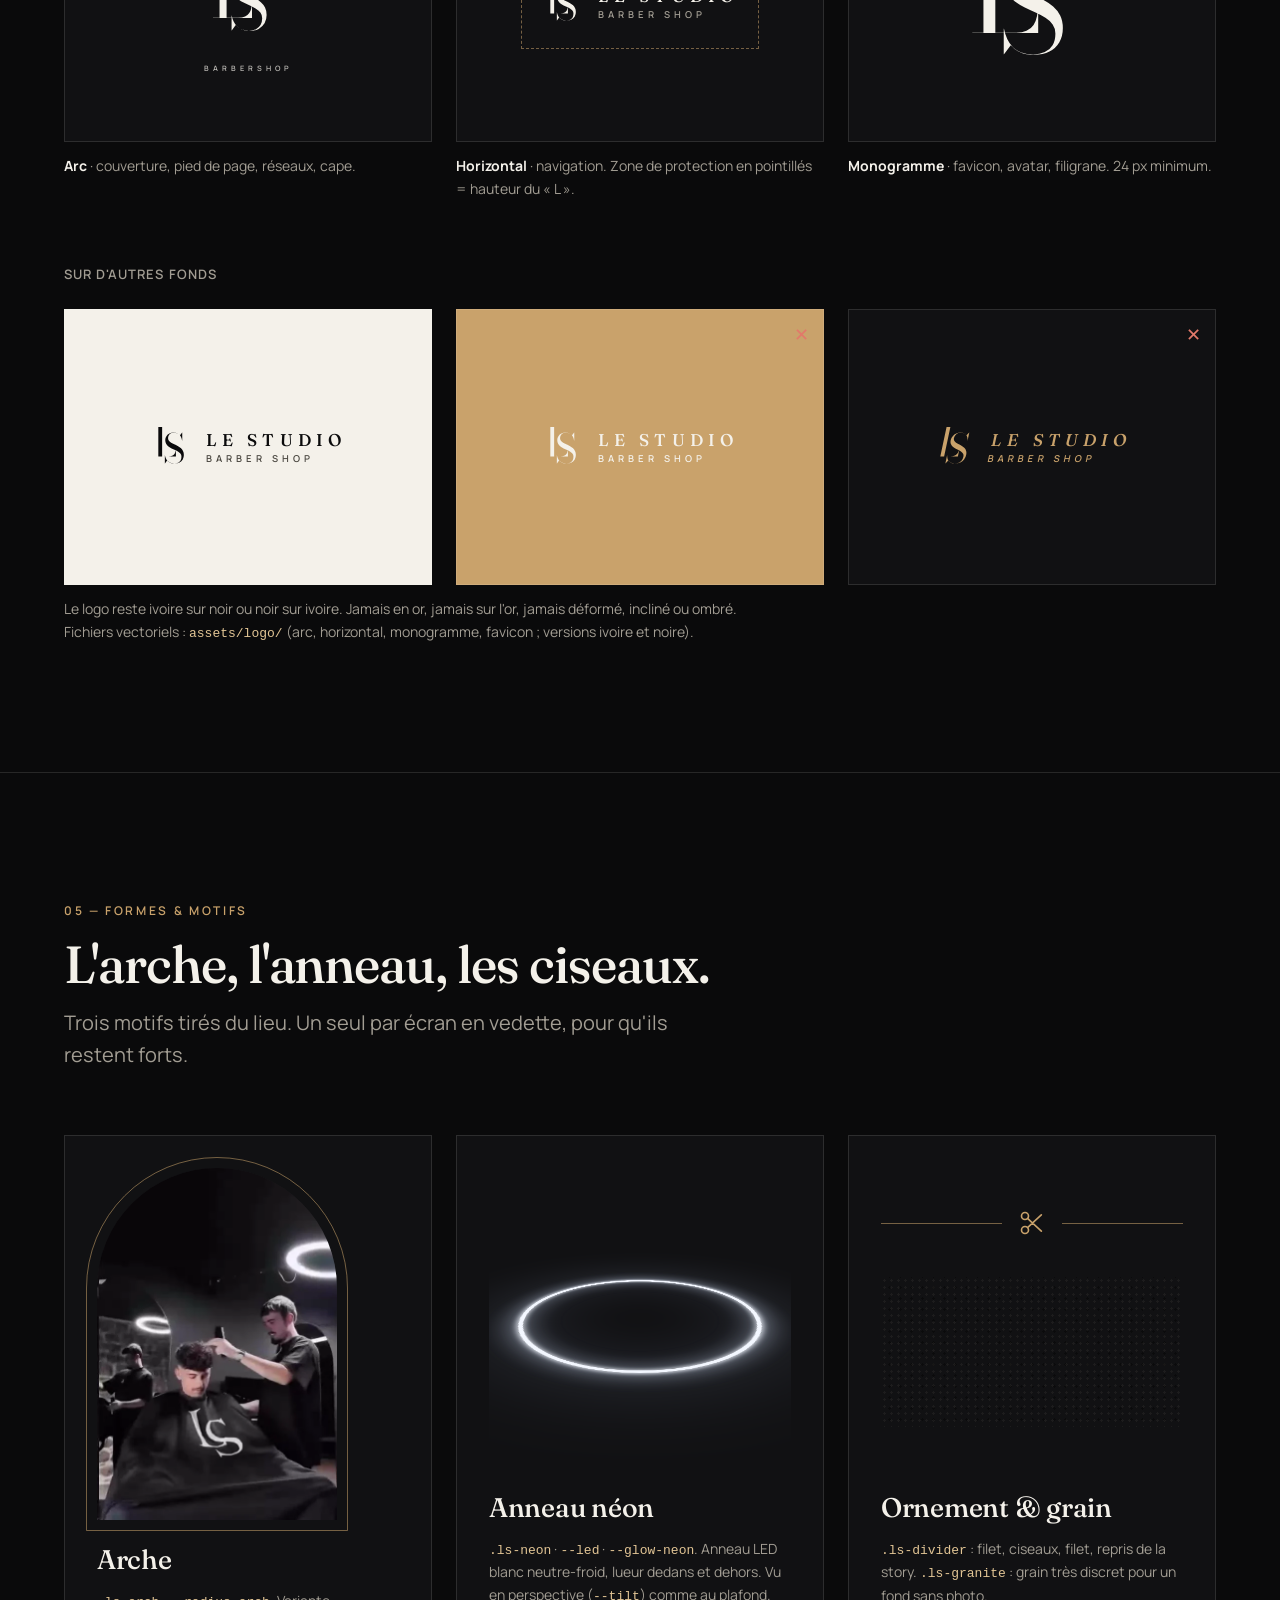
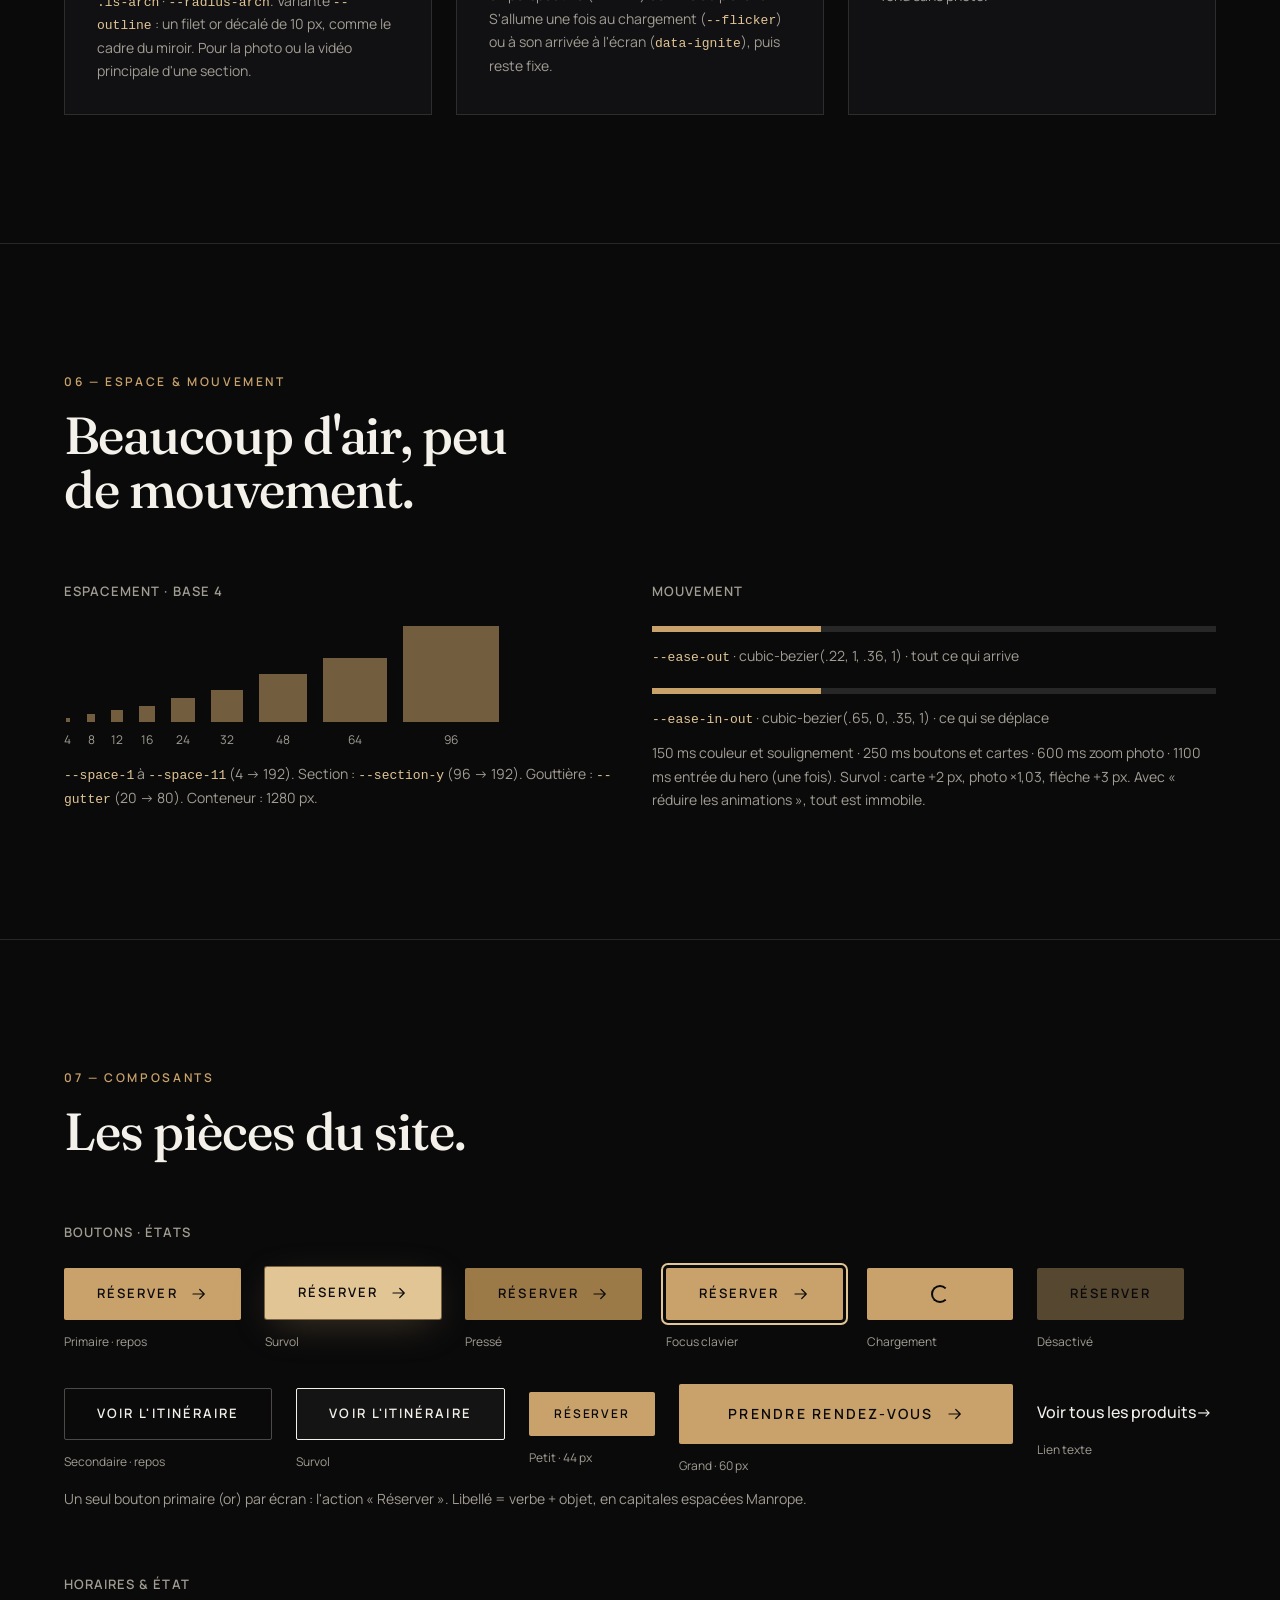
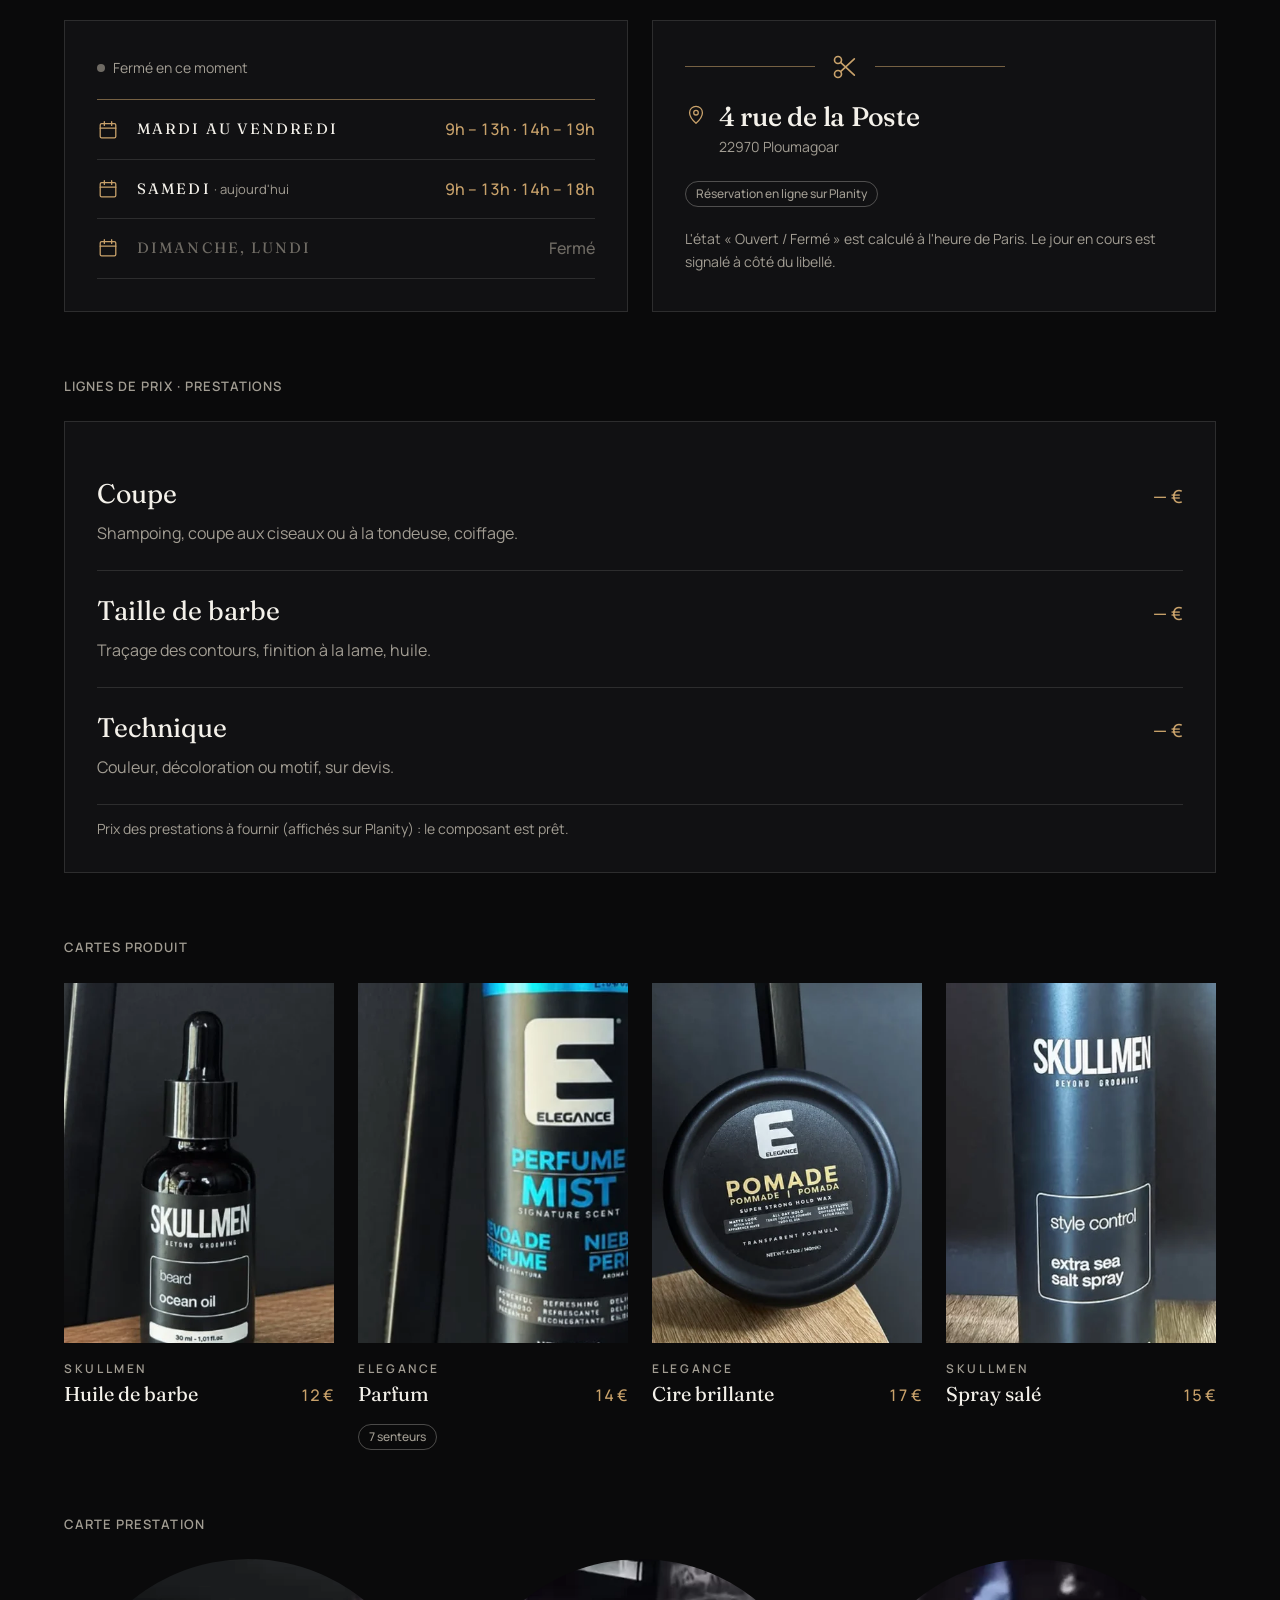
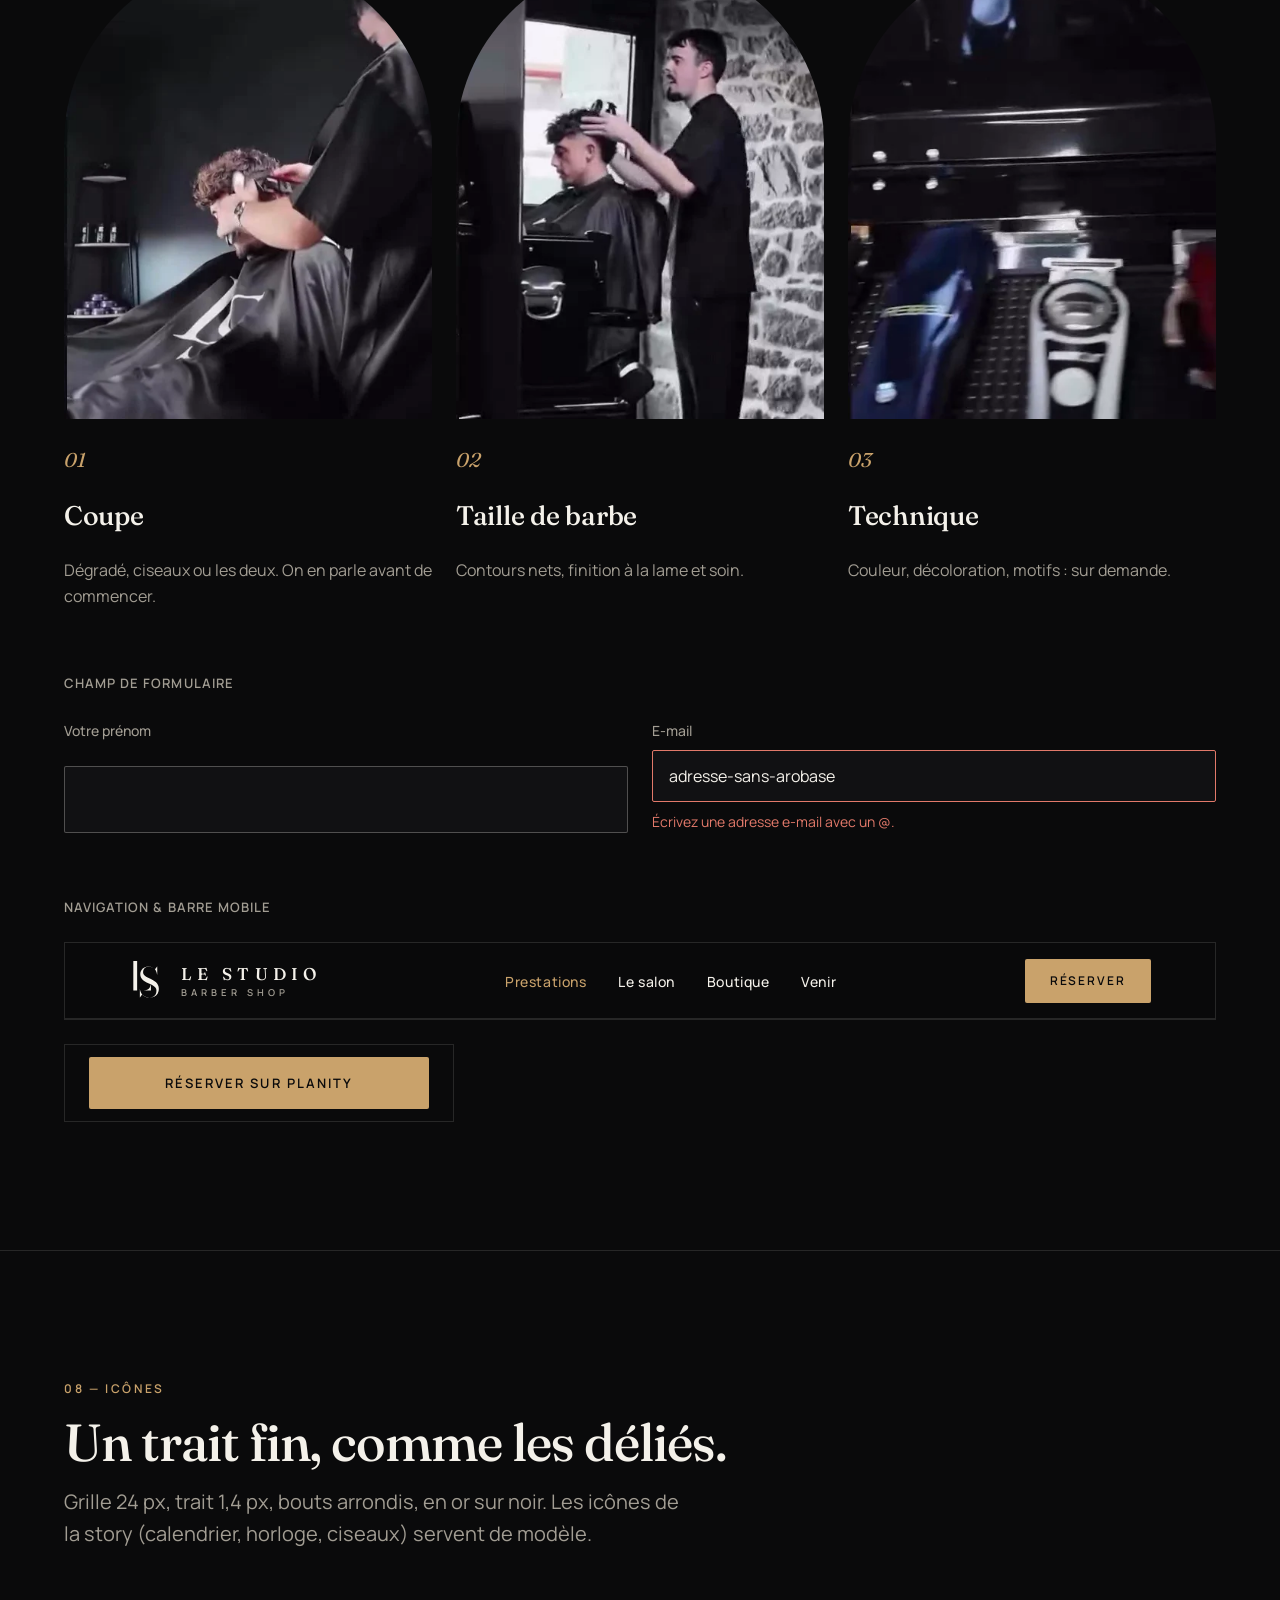
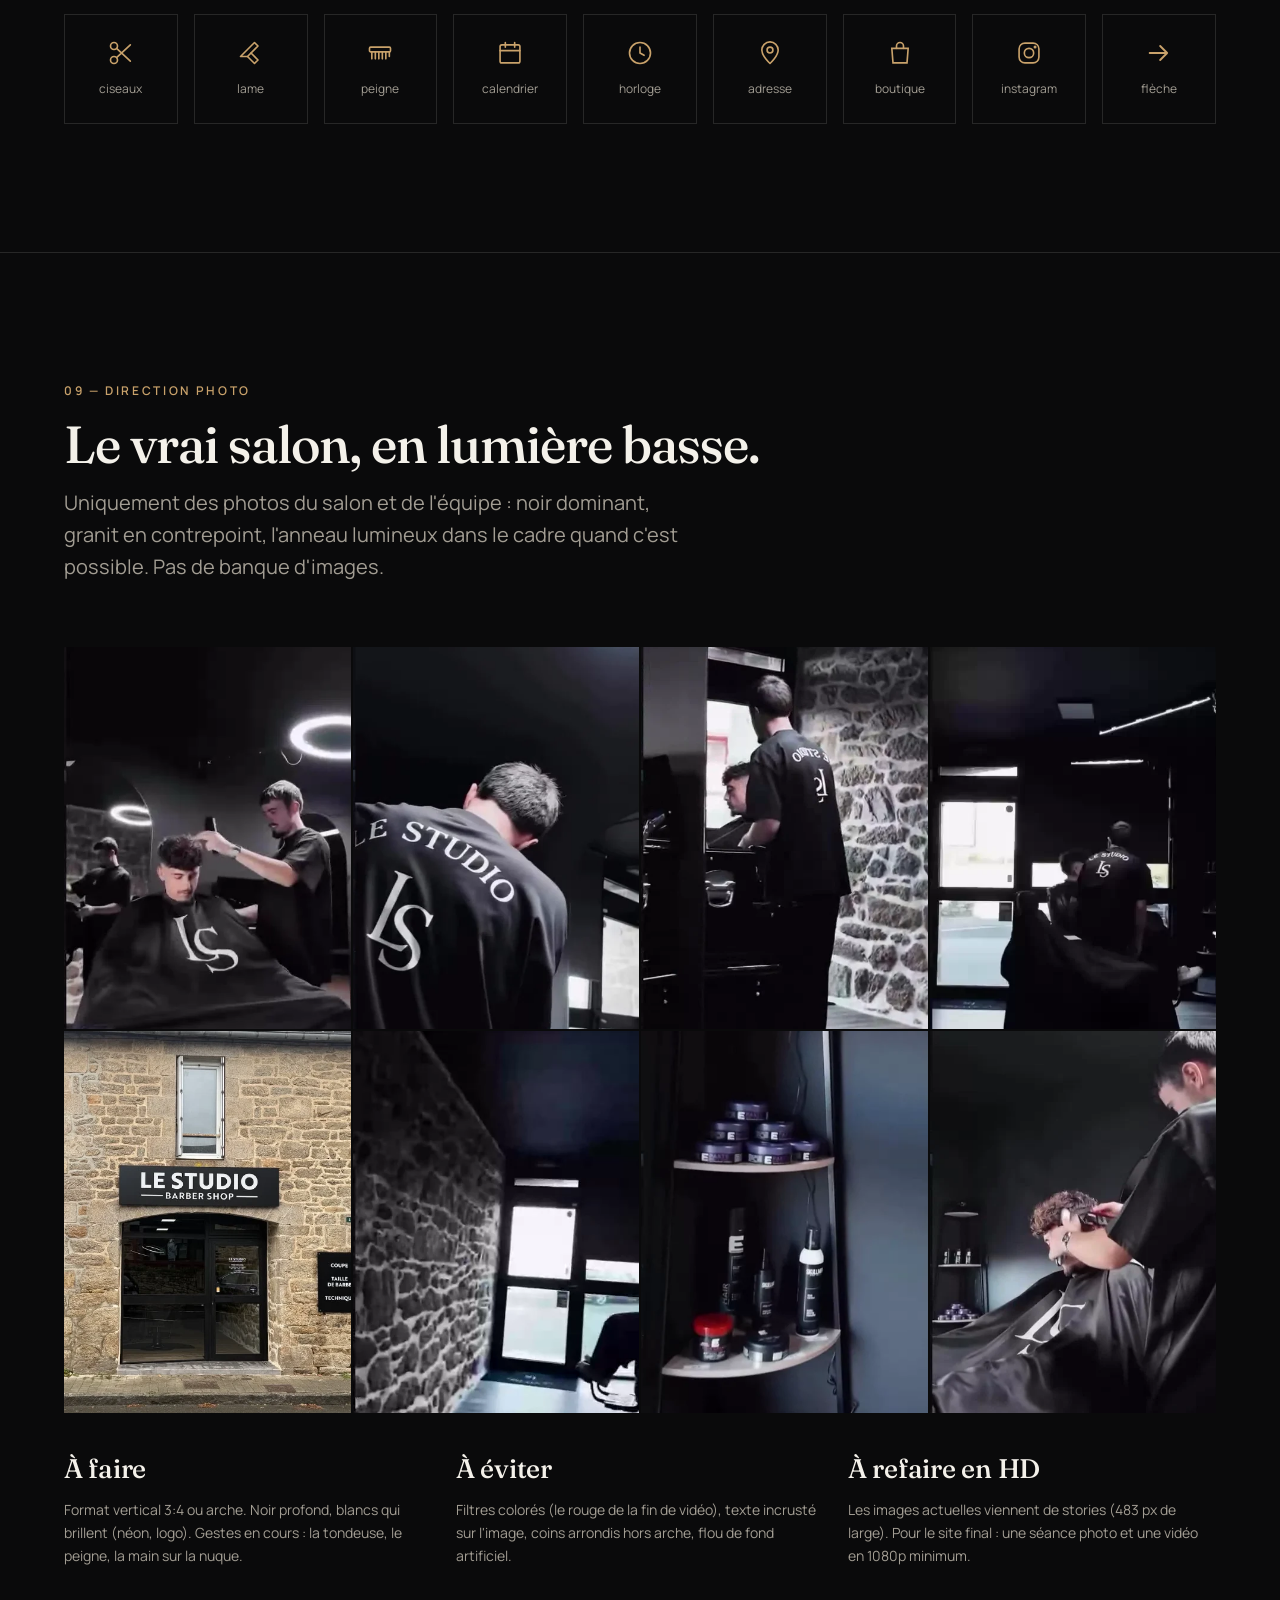
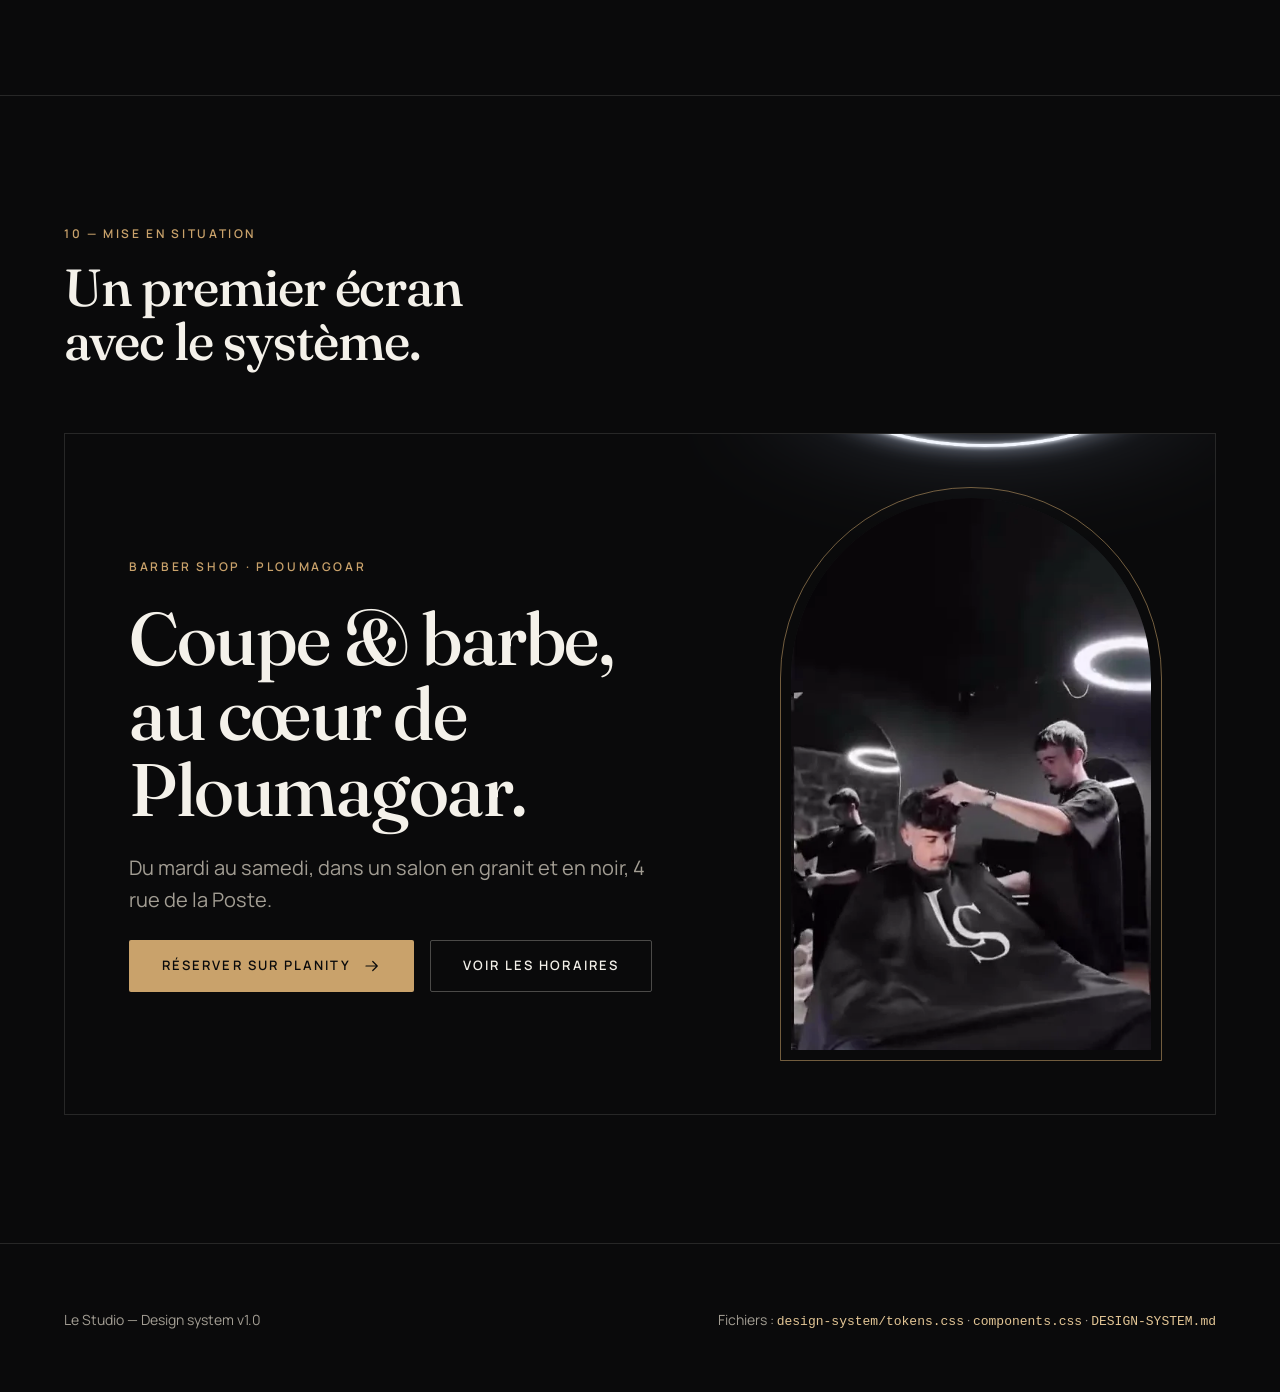
<file: design-system/index.html>
<!doctype html>
<html lang="fr">
<head>
<meta charset="utf-8">
<meta name="viewport" content="width=device-width, initial-scale=1, viewport-fit=cover">
<title>Le Studio · Design system</title>
<meta name="description" content="Couleurs, typographies, formes, composants et direction photo de Le Studio, barber shop à Ploumagoar.">
<meta name="theme-color" content="#0a0a0b">
<link rel="preconnect" href="https://fonts.googleapis.com">
<link rel="preconnect" href="https://fonts.gstatic.com" crossorigin>
<link rel="stylesheet" href="tokens.css">
<link rel="stylesheet" href="components.css">
<style>
  /* --- mise en page du guide uniquement (pas dans le système) --- */
  .sg-cover { position: relative; min-height: 100svh; display: grid; place-items: center; overflow: hidden; padding: 120px 0 80px; }
  .sg-cover .ls-neon { position: absolute; top: -230px; left: 50%; translate: -50% 0; --size: 520px; opacity: .9; }
  .sg-cover__inner { position: relative; display: grid; justify-items: center; gap: var(--space-6); text-align: center; }
  .sg-cover__lockup { width: min(78vw, 420px); color: var(--color-text); }
  .sg-cover__meta { display: flex; gap: var(--space-6); flex-wrap: wrap; justify-content: center; color: var(--color-text-muted); font-size: var(--text-small); }

  .sg-toc { position: sticky; top: 0; z-index: 40; background: rgb(10 10 11 / .94); border-block: 1px solid var(--color-line); }
  .sg-toc ol { display: flex; gap: var(--space-5); overflow-x: auto; list-style: none; margin: 0; padding: var(--space-4) 0; scrollbar-width: none; }
  .sg-toc a { font-size: 13px; color: var(--color-text-muted); white-space: nowrap; text-decoration: none; }
  .sg-toc a:hover { color: var(--color-text); }
  .sg-toc span { color: var(--color-accent); font-family: var(--font-display); font-style: italic; margin-right: 6px; }

  .sg-section { padding-block: var(--space-10); border-bottom: 1px solid var(--color-line); scroll-margin-top: 56px; }
  .sg-head { display: grid; grid-template-columns: 1fr; gap: var(--space-4); margin-bottom: var(--space-8); max-width: 760px; }
  .sg-grid { display: grid; gap: var(--space-5); }
  .sg-2 { grid-template-columns: repeat(auto-fit, minmax(min(100%, 420px), 1fr)); }
  .sg-3 { grid-template-columns: repeat(auto-fit, minmax(min(100%, 280px), 1fr)); }
  .sg-4 { grid-template-columns: repeat(auto-fit, minmax(min(100%, 220px), 1fr)); }
  .sg-panel { background: var(--color-surface); border: 1px solid var(--color-line); padding: var(--space-6); }
  .sg-note { font-size: var(--text-small); color: var(--color-text-muted); margin: var(--space-3) 0 0; }
  .sg-sub { font-family: var(--font-sans); font-size: 13px; font-weight: 600; letter-spacing: .08em; text-transform: uppercase; color: var(--color-text-muted); margin: var(--space-8) 0 var(--space-5); }
  code { font: 13px/1.5 ui-monospace, "SF Mono", Menlo, monospace; color: var(--ls-gold-300); }

  .sg-principle h3 { margin: var(--space-4) 0 var(--space-3); }
  .sg-principle p { margin: 0; color: var(--color-text-muted); }

  .sg-swatch { border: 1px solid var(--color-line); }
  .sg-swatch__chip { height: 120px; display: flex; align-items: flex-end; padding: var(--space-3); font-size: 12px; font-weight: 600; }
  .sg-swatch__body { padding: var(--space-4); display: grid; gap: 2px; font-size: 13px; }
  .sg-swatch__body strong { font-size: 15px; font-weight: 500; }
  .sg-swatch__body span { color: var(--color-text-muted); }

  .sg-type-row { display: grid; grid-template-columns: 160px 1fr; gap: var(--space-5); align-items: baseline; padding: var(--space-5) 0; border-bottom: 1px solid var(--color-line); }
  .sg-type-row > div:first-child { font-size: 12px; color: var(--color-text-muted); line-height: 1.5; }
  @media (max-width: 640px) { .sg-type-row { grid-template-columns: 1fr; gap: var(--space-2); } }

  .sg-specimen { font-family: var(--font-display); font-size: clamp(80px, 14vw, 200px); line-height: .9; letter-spacing: -.03em; }
  .sg-specimen--sans { font-family: var(--font-sans); font-weight: 600; letter-spacing: -.04em; }

  .sg-logo-stage { aspect-ratio: 4 / 3; display: grid; place-items: center; background: var(--color-surface); border: 1px solid var(--color-line); position: relative; }
  .sg-logo-stage--ivory { background: var(--ls-ivory-50); color: var(--ls-black-950); }
  .sg-logo-stage--ivory .ls-logo { color: var(--ls-black-950); }
  .sg-logo-stage--ivory .ls-logo__sub { color: #4a4740; }
  .sg-logo-stage--stone { background: url(../assets/img/mur-granit.webp) center/cover; }
  .sg-clear { outline: 1px dashed var(--color-line-accent); outline-offset: 24px; }
  .sg-dont { position: relative; }
  .sg-dont::after { content: "✕"; position: absolute; top: 10px; right: 14px; color: var(--color-danger); font-size: 18px; }

  .sg-spacing { display: flex; align-items: flex-end; gap: var(--space-4); flex-wrap: wrap; }
  .sg-spacing div { background: var(--color-line-accent); }
  .sg-spacing figure { margin: 0; display: grid; gap: 8px; justify-items: center; font-size: 12px; color: var(--color-text-muted); }

  .sg-motion-demo { height: 6px; background: var(--color-line); position: relative; overflow: hidden; }
  .sg-motion-demo i { position: absolute; inset: 0 auto 0 0; width: 30%; background: var(--color-accent); animation: sg-slide 2.4s var(--ease) infinite alternate; }
  @keyframes sg-slide { to { left: 70%; } }
  @media (prefers-reduced-motion: reduce) { .sg-motion-demo i { animation: none; } }

  .sg-states { display: flex; flex-wrap: wrap; gap: var(--space-5); align-items: center; }
  .sg-states figure { margin: 0; display: grid; gap: var(--space-3); justify-items: start; }
  .sg-states figcaption { font-size: 12px; color: var(--color-text-muted); }
  .is-hover.ls-btn--primary { background: var(--color-accent-hover); box-shadow: var(--glow-gold); transform: translateY(-1px); }
  .is-hover.ls-btn--secondary { border-color: var(--color-text); background: rgb(244 241 234 / .04); }
  .is-active.ls-btn--primary { background: var(--color-accent-press); }
  .is-focus { outline: 2px solid var(--color-focus); outline-offset: 3px; }

  .sg-icons { display: grid; grid-template-columns: repeat(auto-fill, minmax(110px, 1fr)); gap: var(--space-4); }
  .sg-icons figure { margin: 0; display: grid; gap: var(--space-3); justify-items: center; padding: var(--space-5) var(--space-3); border: 1px solid var(--color-line); font-size: 12px; color: var(--color-text-muted); }
  .sg-icons svg { width: 28px; height: 28px; color: var(--color-accent); }

  .sg-photos { display: grid; grid-template-columns: repeat(4, 1fr); gap: 2px; }
  .sg-photos img { width: 100%; aspect-ratio: 3 / 4; object-fit: cover; }
  @media (max-width: 768px) { .sg-photos { grid-template-columns: repeat(2, 1fr); } }

  .sg-hero { position: relative; display: grid; grid-template-columns: 1.15fr .85fr; gap: var(--space-8); align-items: center; padding: var(--space-8); background: var(--color-bg); border: 1px solid var(--color-line); overflow: hidden; }
  .sg-hero .ls-neon { position: absolute; --size: 300px; right: 7%; top: -210px; }
  .sg-hero__text { display: grid; gap: var(--space-5); position: relative; }
  .sg-hero .ls-arch { max-width: 360px; justify-self: end; width: 100%; }
  @media (max-width: 860px) { .sg-hero { grid-template-columns: 1fr; padding: var(--space-5); } .sg-hero .ls-arch { justify-self: start; } }

  .sg-mock-nav { position: relative; }
  .sg-mock-bar { position: relative; inset: auto; max-width: 390px; padding-inline: 24px; }
  @media (min-width: 768px) { .sg-mock-bar.ls-actionbar { display: block; } }
</style>
</head>
<body>

<!-- ===== Sprites : monogramme, lockup en arc, icônes ===== -->
<svg width="0" height="0" style="position:absolute" aria-hidden="true">
  <defs>
    <symbol id="ls-mono" viewBox="0 0 100 100">
      <path fill="currentColor" d="M1.85 74V73.8H10.8V-0.8H1.85V-1H29.3V-0.8H20.35V73.8H35.8Q41.7 73.8 45.4 72.12Q49.1 70.45 51.1 67.43Q53.1 64.4 53.85 60.33Q54.6 56.25 54.6 51.5H54.8V74Z M51.62 91.5Q44.87 91.5 40.3 89.4Q35.72 87.3 32.77 83.7L27.32 91H27.12V70.5H27.32Q28.17 74.95 29.92 78.72Q31.67 82.5 34.5 85.3Q37.32 88.1 41.35 89.65Q45.37 91.2 50.82 91.2Q56.12 91.2 60.12 89.3Q64.12 87.4 66.37 83.68Q68.62 79.95 68.62 74.5Q68.62 70.1 66.42 67.05Q64.22 64 60.62 61.75Q57.02 59.5 52.7 57.55Q48.37 55.6 44.05 53.5Q39.72 51.4 36.12 48.62Q32.52 45.85 30.32 41.95Q28.12 38.05 28.12 32.5Q28.12 27 31 22.82Q33.87 18.65 38.57 16.32Q43.27 14 48.82 14Q53.92 14 58.02 15.6Q62.12 17.2 65.02 20.6L70.42 14H70.62V34.5H70.42Q69.42 27.55 66.59 23.1Q63.77 18.65 59.47 16.52Q55.17 14.4 49.82 14.4Q42.62 14.4 38.87 17.97Q35.12 21.55 35.12 27.5Q35.12 31.45 37.27 34.22Q39.42 37 42.92 39.12Q46.42 41.25 50.65 43.17Q54.87 45.1 59.1 47.32Q63.32 49.55 66.82 52.55Q70.32 55.55 72.47 59.77Q74.62 64 74.62 70Q74.62 76.5 71.82 81.33Q69.02 86.15 63.85 88.83Q58.67 91.5 51.62 91.5Z"/>
    </symbol>
    <symbol id="i-scissors" viewBox="0 0 24 24" fill="none" stroke="currentColor" stroke-width="1.4" stroke-linecap="round"><circle cx="6" cy="6" r="3"/><circle cx="6" cy="18" r="3"/><path d="M8.2 8.1 20 19M8.2 15.9 20 5M12.5 12h.01"/></symbol>
    <symbol id="i-calendar" viewBox="0 0 24 24" fill="none" stroke="currentColor" stroke-width="1.4" stroke-linecap="round"><rect x="3.5" y="5" width="17" height="15.5" rx="1.5"/><path d="M3.5 10h17M8 3v4M16 3v4"/></symbol>
    <symbol id="i-clock" viewBox="0 0 24 24" fill="none" stroke="currentColor" stroke-width="1.4" stroke-linecap="round"><circle cx="12" cy="12" r="9"/><path d="M12 7v5l3.5 2"/></symbol>
    <symbol id="i-pin" viewBox="0 0 24 24" fill="none" stroke="currentColor" stroke-width="1.4" stroke-linecap="round" stroke-linejoin="round"><path d="M12 21s-7-6.2-7-11.5a7 7 0 0 1 14 0C19 14.8 12 21 12 21Z"/><circle cx="12" cy="9.5" r="2.5"/></symbol>
    <symbol id="i-instagram" viewBox="0 0 24 24" fill="none" stroke="currentColor" stroke-width="1.4"><rect x="3.5" y="3.5" width="17" height="17" rx="5"/><circle cx="12" cy="12" r="4"/><circle cx="17.2" cy="6.8" r=".6" fill="currentColor"/></symbol>
    <symbol id="i-arrow" viewBox="0 0 24 24" fill="none" stroke="currentColor" stroke-width="1.6" stroke-linecap="round" stroke-linejoin="round"><path d="M4 12h15M13 6l6 6-6 6"/></symbol>
    <symbol id="i-razor" viewBox="0 0 24 24" fill="none" stroke="currentColor" stroke-width="1.4" stroke-linecap="round" stroke-linejoin="round"><path d="M3 15 15 3l3 3-9 9H3Z"/><path d="M9 15l6 6 3-3-6-6"/></symbol>
    <symbol id="i-comb" viewBox="0 0 24 24" fill="none" stroke="currentColor" stroke-width="1.4" stroke-linecap="round"><rect x="3" y="7" width="18" height="4" rx="1"/><path d="M5 11v6M8 11v6M11 11v6M14 11v6M17 11v6M20 11v4"/></symbol>
    <symbol id="i-bag" viewBox="0 0 24 24" fill="none" stroke="currentColor" stroke-width="1.4" stroke-linecap="round"><path d="M5 8h14l-1 12.5H6L5 8Z"/><path d="M9 8V6a3 3 0 0 1 6 0v2"/></symbol>
  </defs>
</svg>

<!-- ===== Couverture ===== -->
<header class="sg-cover">
  <div class="ls-neon ls-neon--tilt ls-neon--flicker" aria-hidden="true"></div>
  <div class="sg-cover__inner">
    <svg class="sg-cover__lockup" viewBox="0 0 400 360" role="img" aria-label="Le Studio, barbershop">
      <defs><path id="arc" d="M 70 170 A 130 130 0 0 1 330 170"/></defs>
      <text font-family="Bodoni Moda, serif" font-size="34" letter-spacing="9" fill="currentColor"><textPath href="#arc" startOffset="50%" text-anchor="middle">LE STUDIO</textPath></text>
      <use href="#ls-mono" x="135" y="110" width="130" height="130"/>
      <text x="200" y="300" text-anchor="middle" font-family="Manrope, sans-serif" font-weight="600" font-size="13" letter-spacing="7" fill="currentColor" opacity=".75">BARBERSHOP</text>
      <line x1="180" y1="322" x2="220" y2="322" stroke="currentColor" stroke-opacity=".5"/>
    </svg>
    <p class="ls-label">Design system · v1.0 · novembre 2026</p>
    <div class="sg-cover__meta"><span>Le Studio — Barber Shop</span><span>Ploumagoar, Côtes-d'Armor</span><span>@lestudio.barber</span></div>
  </div>
</header>

<nav class="sg-toc" aria-label="Sommaire">
  <div class="ls-container">
    <ol>
      <li><a href="#principes"><span>01</span>Principes</a></li>
      <li><a href="#couleurs"><span>02</span>Couleurs</a></li>
      <li><a href="#typo"><span>03</span>Typographie</a></li>
      <li><a href="#logo"><span>04</span>Logo</a></li>
      <li><a href="#formes"><span>05</span>Formes &amp; motifs</a></li>
      <li><a href="#rythme"><span>06</span>Espace &amp; mouvement</a></li>
      <li><a href="#composants"><span>07</span>Composants</a></li>
      <li><a href="#icones"><span>08</span>Icônes</a></li>
      <li><a href="#photo"><span>09</span>Photo</a></li>
      <li><a href="#exemple"><span>10</span>Mise en situation</a></li>
    </ol>
  </div>
</nav>

<main>

<!-- ===== 01 Principes ===== -->
<section class="sg-section" id="principes"><div class="ls-container">
  <div class="sg-head"><p class="ls-label">01 — Principes</p><h2 class="ls-h2">Le salon, traduit en écran.</h2>
    <p class="ls-lead">Chaque règle vient de ce qu'on voit en poussant la porte du 4 rue de la Poste : des murs noirs, le granit d'origine, deux grands miroirs en arche, des anneaux de lumière au plafond, et le LS brodé sur chaque cape.</p></div>
  <div class="sg-grid sg-4">
    <article class="sg-principle"><span class="ls-service__num">i.</span><h3 class="ls-h3">Le noir d'abord</h3><p>Le fond est noir, comme les murs. Le blanc ivoire porte le texte ; rien n'est gris moyen.</p></article>
    <article class="sg-principle"><span class="ls-service__num">ii.</span><h3 class="ls-h3">L'arche</h3><p>Les miroirs du salon donnent notre seule forme courbe. Elle cadre les photos et la vidéo phares, jamais les boutons.</p></article>
    <article class="sg-principle"><span class="ls-service__num">iii.</span><h3 class="ls-h3">La lumière</h3><p>Pas d'ombres portées : sur du noir, on éclaire. L'anneau néon et la lueur dorée remplacent l'élévation.</p></article>
    <article class="sg-principle"><span class="ls-service__num">iv.</span><h3 class="ls-h3">L'or, avec retenue</h3><p>Le cuivre doré de la story horaires signale l'action, les prix et les heures. Moins de 5 % d'un écran.</p></article>
  </div>
</div></section>

<!-- ===== 02 Couleurs ===== -->
<section class="sg-section" id="couleurs"><div class="ls-container">
  <div class="sg-head"><p class="ls-label">02 — Couleurs</p><h2 class="ls-h2">Noir mur, ivoire monogramme, or cuivré.</h2>
    <p class="ls-lead">Les composants n'utilisent que les jetons sémantiques (<code>--color-*</code>). Les primitives (<code>--ls-*</code>) servent à définir ces jetons.</p></div>

  <h3 class="sg-sub">Fond &amp; surfaces</h3>
  <div class="sg-grid sg-4">
    <div class="sg-swatch"><div class="sg-swatch__chip" style="background:#0a0a0b;color:#f4f1ea">Aa</div><div class="sg-swatch__body"><strong>Noir mur</strong><code>--color-bg</code><span>#0A0A0B · ls-black-950</span></div></div>
    <div class="sg-swatch"><div class="sg-swatch__chip" style="background:#111113;color:#f4f1ea">Aa</div><div class="sg-swatch__body"><strong>Surface</strong><code>--color-surface</code><span>#111113 · ls-black-900</span></div></div>
    <div class="sg-swatch"><div class="sg-swatch__chip" style="background:#19191c;color:#f4f1ea">Aa</div><div class="sg-swatch__body"><strong>Surface levée</strong><code>--color-surface-2</code><span>#19191C · ls-black-800</span></div></div>
    <div class="sg-swatch"><div class="sg-swatch__chip" style="background:#242428;color:#f4f1ea">Aa</div><div class="sg-swatch__body"><strong>Surface survol</strong><code>--color-surface-hover</code><span>#242428 · ls-black-700</span></div></div>
  </div>

  <h3 class="sg-sub">Texte</h3>
  <div class="sg-grid sg-4">
    <div class="sg-swatch"><div class="sg-swatch__chip" style="background:#f4f1ea;color:#0a0a0b">17,5:1</div><div class="sg-swatch__body"><strong>Ivoire</strong><code>--color-text</code><span>#F4F1EA · tout le texte courant</span></div></div>
    <div class="sg-swatch"><div class="sg-swatch__chip" style="background:#a29d93;color:#0a0a0b">7,3:1</div><div class="sg-swatch__body"><strong>Ivoire atténué</strong><code>--color-text-muted</code><span>#A29D93 · descriptions, méta</span></div></div>
    <div class="sg-swatch"><div class="sg-swatch__chip" style="background:#6f6b64;color:#0a0a0b">3,7:1</div><div class="sg-swatch__body"><strong>Ivoire éteint</strong><code>--color-text-faint</code><span>#6F6B64 · déco, désactivé, ≥ 24 px</span></div></div>
    <div class="sg-swatch"><div class="sg-swatch__chip" style="background:linear-gradient(90deg,rgb(244 241 234/.12) 50%,rgb(244 241 234/.28) 50%);color:#f4f1ea">filets</div><div class="sg-swatch__body"><strong>Filets</strong><code>--color-line / -strong</code><span>Ivoire 12 % / 28 %</span></div></div>
  </div>

  <h3 class="sg-sub">Accent or cuivré</h3>
  <div class="sg-grid sg-4">
    <div class="sg-swatch"><div class="sg-swatch__chip" style="background:#e2c595;color:#0a0a0b">Survol</div><div class="sg-swatch__body"><strong>Or clair</strong><code>--color-accent-hover</code><span>#E2C595 · ls-gold-300, anneau de focus</span></div></div>
    <div class="sg-swatch"><div class="sg-swatch__chip" style="background:#c9a26b;color:#0a0a0b">8,4:1</div><div class="sg-swatch__body"><strong>Or cuivré</strong><code>--color-accent</code><span>#C9A26B · ls-gold-500</span></div></div>
    <div class="sg-swatch"><div class="sg-swatch__chip" style="background:#9c7a48;color:#0a0a0b">Pressé</div><div class="sg-swatch__body"><strong>Or profond</strong><code>--color-accent-press</code><span>#9C7A48 · ls-gold-700</span></div></div>
    <div class="sg-swatch"><div class="sg-swatch__chip" style="background:rgb(201 162 107/.55);color:#f4f1ea">filet or</div><div class="sg-swatch__body"><strong>Filet or</strong><code>--color-line-accent</code><span>Or 55 % · ornements, arches</span></div></div>
  </div>

  <h3 class="sg-sub">Matières (photo et illustrations seulement)</h3>
  <div class="sg-grid sg-4">
    <div class="sg-swatch"><div class="sg-swatch__chip" style="background:#b9ad99;color:#0a0a0b">Granit</div><div class="sg-swatch__body"><strong>Granit clair</strong><code>--ls-granite-300</code><span>#B9AD99</span></div></div>
    <div class="sg-swatch"><div class="sg-swatch__chip" style="background:#7d7262;color:#f4f1ea">Granit</div><div class="sg-swatch__body"><strong>Granit ombre</strong><code>--ls-granite-600</code><span>#7D7262</span></div></div>
    <div class="sg-swatch"><div class="sg-swatch__chip" style="background:#b08a62;color:#0a0a0b">Chêne</div><div class="sg-swatch__body"><strong>Chêne</strong><code>--ls-oak-400</code><span>#B08A62 · parquet, étagères</span></div></div>
    <div class="sg-swatch"><div class="sg-swatch__chip" style="background:linear-gradient(90deg,#8cc29a 50%,#e2796a 50%);color:#0a0a0b">état</div><div class="sg-swatch__body"><strong>Succès / erreur</strong><code>--color-success / -danger</code><span>#8CC29A · #E2796A</span></div></div>
  </div>
</div></section>

<!-- ===== 03 Typographie ===== -->
<section class="sg-section" id="typo"><div class="ls-container">
  <div class="sg-head"><p class="ls-label">03 — Typographie</p><h2 class="ls-h2">Un didone pour le nom, un sans pour l'enseigne.</h2>
    <p class="ls-lead">Fraunces garde l’élégance d’un serif classique avec un trait assez robuste pour rester lisible en petit et sur photo. Manrope reprend la sobriété géométrique de l'enseigne « LE STUDIO — BARBER SHOP ». Deux familles, pas une de plus.</p></div>

  <div class="sg-grid sg-2">
    <div class="sg-panel"><div class="sg-specimen">Aa</div><p class="ls-h3" style="margin-top:24px">Fraunces</p><p class="sg-note">Titres, noms de prestations, prix en grand, citation « À très vite ». Graisses 400 et 500, italique 400. <code>--font-display</code></p></div>
    <div class="sg-panel"><div class="sg-specimen sg-specimen--sans">Aa</div><p class="ls-h3" style="margin-top:24px">Manrope</p><p class="sg-note">Texte courant, boutons, surtitres, navigation. Graisses 400, 500, 600. <code>--font-sans</code></p></div>
  </div>

  <h3 class="sg-sub">Échelle (fluide de 390 à 1440 px)</h3>
  <div class="sg-type-row"><div>Display · 56 → 144<br><code>.ls-display</code></div><div class="ls-display">Le Studio</div></div>
  <div class="sg-type-row"><div>H1 · 40 → 88<br><code>.ls-h1</code></div><div class="ls-h1">Barber shop à Ploumagoar</div></div>
  <div class="sg-type-row"><div>H2 · 32 → 56<br><code>.ls-h2</code></div><div class="ls-h2">Coupe, barbe et finitions</div></div>
  <div class="sg-type-row"><div>H3 · 22 → 28<br><code>.ls-h3</code></div><div class="ls-h3">Taille de barbe à la lame</div></div>
  <div class="sg-type-row"><div>Signature · ≥ 18<br><code>.ls-caps</code></div><div class="ls-caps">Le Studio</div></div>
  <div class="sg-type-row"><div>Italique<br><code>.ls-h2.ls-italic</code></div><div class="ls-h2 ls-italic">À très vite !</div></div>
  <div class="sg-type-row"><div>Lead · 18 → 20<br><code>.ls-lead</code></div><p class="ls-lead">Coupes homme, dégradés et barbe, du mardi au samedi, dans un salon en granit au centre de Ploumagoar.</p></div>
  <div class="sg-type-row"><div>Corps · 16 / 1.65<br><code>body</code></div><p style="margin:0;max-width:62ch">On prend le temps de parler de ce que vous voulez avant de sortir la tondeuse. Shampoing, coupe, coiffage et un conseil produit si vous le souhaitez.</p></div>
  <div class="sg-type-row"><div>Petit · 14<br><code>.ls-small</code></div><span class="ls-small">Texte secondaire, mentions, notes.</span></div>
  <div class="sg-type-row"><div>Surtitre · 12 caps<br><code>.ls-label</code></div><p class="ls-label">Nos prestations</p></div>
  <p class="sg-note">Règles : titres en 400, jamais en gras. Capitales espacées en Fraunces seulement à 18 px et plus (les déliés disparaissent en dessous) ; plus petit, on passe au surtitre Manrope 600. Chiffres tabulaires pour les heures et les prix. Lignes de 62 caractères maximum.</p>
</div></section>

<!-- ===== 04 Logo ===== -->
<section class="sg-section" id="logo"><div class="ls-container">
  <div class="sg-head"><p class="ls-label">04 — Logo</p><h2 class="ls-h2">Trois versions du monogramme LS.</h2>
    <p class="ls-lead">Le lockup en arc vient de la vidéo et du t-shirt ; la version horizontale sert la navigation ; le monogramme seul sert l'icône et les petits formats.</p></div>
  <div class="sg-grid sg-3">
    <div>
      <div class="sg-logo-stage"><svg viewBox="0 0 400 360" style="width:62%" role="img" aria-label="Lockup en arc"><defs><path id="arc2" d="M 70 170 A 130 130 0 0 1 330 170"/></defs><text font-family="Bodoni Moda, serif" font-size="34" letter-spacing="9" fill="#f4f1ea"><textPath href="#arc2" startOffset="50%" text-anchor="middle">LE STUDIO</textPath></text><use href="#ls-mono" x="135" y="110" width="130" height="130" color="#f4f1ea"/><text x="200" y="300" text-anchor="middle" font-family="Manrope, sans-serif" font-weight="600" font-size="13" letter-spacing="7" fill="#f4f1ea" opacity=".75">BARBERSHOP</text></svg></div>
      <p class="sg-note"><strong style="color:var(--color-text)">Arc</strong> · couverture, pied de page, réseaux, cape.</p>
    </div>
    <div>
      <div class="sg-logo-stage"><a class="ls-logo sg-clear" href="#logo"><svg class="ls-logo__mono" aria-hidden="true"><use href="#ls-mono"/></svg><span class="ls-logo__words"><span class="ls-logo__name">LE STUDIO</span><span class="ls-logo__sub">BARBER SHOP</span></span></a></div>
      <p class="sg-note"><strong style="color:var(--color-text)">Horizontal</strong> · navigation. Zone de protection en pointillés = hauteur du « L ».</p>
    </div>
    <div>
      <div class="sg-logo-stage"><svg viewBox="0 0 100 100" style="width:34%;color:#f4f1ea" role="img" aria-label="Monogramme LS"><use href="#ls-mono"/></svg></div>
      <p class="sg-note"><strong style="color:var(--color-text)">Monogramme</strong> · favicon, avatar, filigrane. 24 px minimum.</p>
    </div>
  </div>
  <h3 class="sg-sub">Sur d'autres fonds</h3>
  <div class="sg-grid sg-3">
    <div class="sg-logo-stage sg-logo-stage--ivory"><a class="ls-logo" href="#logo"><svg class="ls-logo__mono" aria-hidden="true"><use href="#ls-mono"/></svg><span class="ls-logo__words"><span class="ls-logo__name">LE STUDIO</span><span class="ls-logo__sub">BARBER SHOP</span></span></a></div>
    <div class="sg-logo-stage sg-dont" style="background:#c9a26b"><a class="ls-logo" href="#logo" style="color:#f4f1ea"><svg class="ls-logo__mono" aria-hidden="true"><use href="#ls-mono"/></svg><span class="ls-logo__words"><span class="ls-logo__name">LE STUDIO</span><span class="ls-logo__sub" style="color:#f4f1ea">BARBER SHOP</span></span></a></div>
    <div class="sg-logo-stage sg-dont"><a class="ls-logo" href="#logo" style="color:#c9a26b;transform:skewX(-12deg)"><svg class="ls-logo__mono" aria-hidden="true"><use href="#ls-mono"/></svg><span class="ls-logo__words"><span class="ls-logo__name">LE STUDIO</span><span class="ls-logo__sub" style="color:#c9a26b">BARBER SHOP</span></span></a></div>
  </div>
  <p class="sg-note">Le logo reste ivoire sur noir ou noir sur ivoire. Jamais en or, jamais sur l'or, jamais déformé, incliné ou ombré.<br>Fichiers vectoriels : <code>assets/logo/</code> (arc, horizontal, monogramme, favicon ; versions ivoire et noire).</p>
</div></section>

<!-- ===== 05 Formes & motifs ===== -->
<section class="sg-section" id="formes"><div class="ls-container">
  <div class="sg-head"><p class="ls-label">05 — Formes &amp; motifs</p><h2 class="ls-h2">L'arche, l'anneau, les ciseaux.</h2>
    <p class="ls-lead">Trois motifs tirés du lieu. Un seul par écran en vedette, pour qu'ils restent forts.</p></div>
  <div class="sg-grid sg-3">
    <div class="sg-panel" style="display:grid;gap:24px">
      <div class="ls-arch ls-arch--outline" style="--ratio:3/4.4;max-width:240px"><img src="../assets/img/coupe.webp" alt="Coupe en cours sous un anneau lumineux, cape LS"></div>
      <div><h3 class="ls-h3">Arche</h3><p class="sg-note"><code>.ls-arch</code> · <code>--radius-arch</code>. Variante <code>--outline</code> : un filet or décalé de 10 px, comme le cadre du miroir. Pour la photo ou la vidéo principale d'une section.</p></div>
    </div>
    <div class="sg-panel" style="display:grid;gap:24px;align-content:start">
      <div style="height:300px;display:grid;place-items:center;overflow:hidden"><div class="ls-neon ls-neon--tilt" style="--size:240px"></div></div>
      <div><h3 class="ls-h3">Anneau néon</h3><p class="sg-note"><code>.ls-neon</code> · <code>--led</code> · <code>--glow-neon</code>. Anneau LED blanc neutre-froid, lueur dedans et dehors. Vu en perspective (<code>--tilt</code>) comme au plafond. S'allume une fois au chargement (<code>--flicker</code>) ou à son arrivée à l'écran (<code>data-ignite</code>), puis reste fixe.</p></div>
    </div>
    <div class="sg-panel" style="display:grid;gap:24px;align-content:start">
      <div style="height:300px;display:grid;align-content:center;gap:40px">
        <div class="ls-divider"><svg aria-hidden="true"><use href="#i-scissors"/></svg></div>
        <div class="ls-granite" style="height:150px"></div>
      </div>
      <div><h3 class="ls-h3">Ornement &amp; grain</h3><p class="sg-note"><code>.ls-divider</code> : filet, ciseaux, filet, repris de la story. <code>.ls-granite</code> : grain très discret pour un fond sans photo.</p></div>
    </div>
  </div>
</div></section>

<!-- ===== 06 Espace & mouvement ===== -->
<section class="sg-section" id="rythme"><div class="ls-container">
  <div class="sg-head"><p class="ls-label">06 — Espace &amp; mouvement</p><h2 class="ls-h2">Beaucoup d'air, peu de mouvement.</h2></div>
  <div class="sg-grid sg-2">
    <div>
      <h3 class="sg-sub" style="margin-top:0">Espacement · base 4</h3>
      <div class="sg-spacing">
        <figure><div style="width:4px;height:4px"></div>4</figure><figure><div style="width:8px;height:8px"></div>8</figure><figure><div style="width:12px;height:12px"></div>12</figure><figure><div style="width:16px;height:16px"></div>16</figure><figure><div style="width:24px;height:24px"></div>24</figure><figure><div style="width:32px;height:32px"></div>32</figure><figure><div style="width:48px;height:48px"></div>48</figure><figure><div style="width:64px;height:64px"></div>64</figure><figure><div style="width:96px;height:96px"></div>96</figure>
      </div>
      <p class="sg-note"><code>--space-1</code> à <code>--space-11</code> (4 → 192). Section : <code>--section-y</code> (96 → 192). Gouttière : <code>--gutter</code> (20 → 80). Conteneur : 1280 px.</p>
    </div>
    <div>
      <h3 class="sg-sub" style="margin-top:0">Mouvement</h3>
      <div style="display:grid;gap:20px">
        <div><div class="sg-motion-demo" style="--ease:var(--ease-out)"><i></i></div><p class="sg-note"><code>--ease-out</code> · cubic-bezier(.22, 1, .36, 1) · tout ce qui arrive</p></div>
        <div><div class="sg-motion-demo" style="--ease:var(--ease-in-out)"><i></i></div><p class="sg-note"><code>--ease-in-out</code> · cubic-bezier(.65, 0, .35, 1) · ce qui se déplace</p></div>
      </div>
      <p class="sg-note">150 ms couleur et soulignement · 250 ms boutons et cartes · 600 ms zoom photo · 1100 ms entrée du hero (une fois). Survol : carte +2 px, photo ×1,03, flèche +3 px. Avec « réduire les animations », tout est immobile.</p>
    </div>
  </div>
</div></section>

<!-- ===== 07 Composants ===== -->
<section class="sg-section" id="composants"><div class="ls-container">
  <div class="sg-head"><p class="ls-label">07 — Composants</p><h2 class="ls-h2">Les pièces du site.</h2></div>

  <h3 class="sg-sub">Boutons · états</h3>
  <div class="sg-states">
    <figure><a class="ls-btn ls-btn--primary" href="#composants">Réserver <svg aria-hidden="true"><use href="#i-arrow"/></svg></a><figcaption>Primaire · repos</figcaption></figure>
    <figure><span class="ls-btn ls-btn--primary is-hover">Réserver <svg aria-hidden="true"><use href="#i-arrow"/></svg></span><figcaption>Survol</figcaption></figure>
    <figure><span class="ls-btn ls-btn--primary is-active">Réserver <svg aria-hidden="true"><use href="#i-arrow"/></svg></span><figcaption>Pressé</figcaption></figure>
    <figure><span class="ls-btn ls-btn--primary is-focus">Réserver <svg aria-hidden="true"><use href="#i-arrow"/></svg></span><figcaption>Focus clavier</figcaption></figure>
    <figure><button class="ls-btn ls-btn--primary" aria-busy="true">Réserver</button><figcaption>Chargement</figcaption></figure>
    <figure><button class="ls-btn ls-btn--primary" disabled>Réserver</button><figcaption>Désactivé</figcaption></figure>
  </div>
  <div class="sg-states" style="margin-top:32px">
    <figure><a class="ls-btn ls-btn--secondary" href="#composants">Voir l'itinéraire</a><figcaption>Secondaire · repos</figcaption></figure>
    <figure><span class="ls-btn ls-btn--secondary is-hover">Voir l'itinéraire</span><figcaption>Survol</figcaption></figure>
    <figure><a class="ls-btn ls-btn--primary ls-btn--sm" href="#composants">Réserver</a><figcaption>Petit · 44 px</figcaption></figure>
    <figure><a class="ls-btn ls-btn--primary ls-btn--lg" href="#composants">Prendre rendez-vous <svg aria-hidden="true"><use href="#i-arrow"/></svg></a><figcaption>Grand · 60 px</figcaption></figure>
    <figure><a class="ls-link ls-link--arrow" href="#composants">Voir tous les produits</a><figcaption>Lien texte</figcaption></figure>
  </div>
  <p class="sg-note">Un seul bouton primaire (or) par écran : l'action « Réserver ». Libellé = verbe + objet, en capitales espacées Manrope.</p>

  <h3 class="sg-sub">Horaires &amp; état</h3>
  <div class="sg-grid sg-2">
    <div class="sg-panel">
      <p style="margin:0 0 20px"><span class="ls-status" data-open-status>Horaires</span></p>
      <dl class="ls-hours" data-hours>
        <div class="ls-hours__row" data-days="2,3,4,5"><svg aria-hidden="true"><use href="#i-calendar"/></svg><dt>Mardi au vendredi</dt><dd>9h – 13h · 14h – 19h</dd></div>
        <div class="ls-hours__row" data-days="6"><svg aria-hidden="true"><use href="#i-calendar"/></svg><dt>Samedi</dt><dd>9h – 13h · 14h – 18h</dd></div>
        <div class="ls-hours__row ls-hours__row--closed" data-days="0,1"><svg aria-hidden="true"><use href="#i-calendar"/></svg><dt>Dimanche, lundi</dt><dd>Fermé</dd></div>
      </dl>
    </div>
    <div class="sg-panel" style="display:grid;gap:20px;align-content:start">
      <div class="ls-divider ls-divider--short"><svg aria-hidden="true"><use href="#i-scissors"/></svg></div>
      <p style="margin:0;display:flex;gap:12px;align-items:flex-start"><svg width="22" height="22" style="color:var(--color-accent);flex:none;margin-top:3px" aria-hidden="true"><use href="#i-pin"/></svg><span><span class="ls-h3" style="display:block">4 rue de la Poste</span><span class="ls-small">22970 Ploumagoar</span></span></p>
      <div><span class="ls-tag">Réservation en ligne sur Planity</span></div>
      <p class="sg-note" style="margin:0">L'état « Ouvert / Fermé » est calculé à l'heure de Paris. Le jour en cours est signalé à côté du libellé.</p>
    </div>
  </div>

  <h3 class="sg-sub">Lignes de prix · prestations</h3>
  <div class="sg-panel">
    <ul class="ls-price-list">
      <li class="ls-price-row"><span class="ls-price-row__name">Coupe</span><span class="ls-price-row__price">— €</span><p class="ls-price-row__desc">Shampoing, coupe aux ciseaux ou à la tondeuse, coiffage.</p></li>
      <li class="ls-price-row"><span class="ls-price-row__name">Taille de barbe</span><span class="ls-price-row__price">— €</span><p class="ls-price-row__desc">Traçage des contours, finition à la lame, huile.</p></li>
      <li class="ls-price-row"><span class="ls-price-row__name">Technique</span><span class="ls-price-row__price">— €</span><p class="ls-price-row__desc">Couleur, décoloration ou motif, sur devis.</p></li>
    </ul>
    <p class="sg-note">Prix des prestations à fournir (affichés sur Planity) : le composant est prêt.</p>
  </div>

  <h3 class="sg-sub">Cartes produit</h3>
  <div class="sg-grid sg-4">
    <a class="ls-product" href="#composants"><div class="ls-product__media"><img src="../assets/img/p-huile.webp" alt="Huile à barbe Skullmen Ocean Oil, flacon compte-gouttes"></div><div class="ls-product__meta"><span class="ls-product__brand">Skullmen</span><span class="ls-product__name">Huile de barbe</span><span class="ls-product__price">12 €</span></div></a>
    <a class="ls-product" href="#composants"><div class="ls-product__media"><img src="../assets/img/p-parfum.webp" alt="Parfum Elegance Perfume Mist"></div><div class="ls-product__meta"><span class="ls-product__brand">Elegance</span><span class="ls-product__name">Parfum</span><span class="ls-product__price">14 €</span></div><span class="ls-tag">7 senteurs</span></a>
    <a class="ls-product" href="#composants"><div class="ls-product__media"><img src="../assets/img/p-pomade.webp" alt="Cire brillante Elegance Pomade"></div><div class="ls-product__meta"><span class="ls-product__brand">Elegance</span><span class="ls-product__name">Cire brillante</span><span class="ls-product__price">17 €</span></div></a>
    <a class="ls-product" href="#composants"><div class="ls-product__media"><img src="../assets/img/p-spray.webp" alt="Spray salé Skullmen Extra Sea Salt"></div><div class="ls-product__meta"><span class="ls-product__brand">Skullmen</span><span class="ls-product__name">Spray salé</span><span class="ls-product__price">15 €</span></div></a>
  </div>

  <h3 class="sg-sub">Carte prestation</h3>
  <div class="sg-grid sg-3">
    <article class="ls-service"><div class="ls-arch ls-service__media"><img src="../assets/img/degrade.webp" alt="Dégradé à la tondeuse, client sous cape LS"></div><span class="ls-service__num">01</span><h3 class="ls-h3">Coupe</h3><p>Dégradé, ciseaux ou les deux. On en parle avant de commencer.</p></article>
    <article class="ls-service"><div class="ls-arch ls-service__media"><img src="../assets/img/coiffage.webp" alt="Le barbier vérifie la coupe devant le mur en granit"></div><span class="ls-service__num">02</span><h3 class="ls-h3">Taille de barbe</h3><p>Contours nets, finition à la lame et soin.</p></article>
    <article class="ls-service"><div class="ls-arch ls-service__media"><img src="../assets/img/tondeuses.webp" alt="Tondeuses alignées sur le poste de travail"></div><span class="ls-service__num">03</span><h3 class="ls-h3">Technique</h3><p>Couleur, décoloration, motifs : sur demande.</p></article>
  </div>

  <h3 class="sg-sub">Champ de formulaire</h3>
  <div class="sg-grid sg-3">
    <div class="ls-field"><label for="f1">Votre prénom</label><input class="ls-input" id="f1" autocomplete="given-name"></div>
    <div class="ls-field"><label for="f2">E-mail</label><input class="ls-input" id="f2" type="email" value="adresse-sans-arobase" aria-invalid="true" aria-describedby="f2e"><p class="ls-field__error" id="f2e">Écrivez une adresse e-mail avec un @.</p></div>
  </div>

  <h3 class="sg-sub">Navigation &amp; barre mobile</h3>
  <div class="sg-mock-nav" style="border:1px solid var(--color-line)">
    <div class="ls-nav" style="position:relative"><div class="ls-container ls-nav__inner">
      <a class="ls-logo" href="#composants"><svg class="ls-logo__mono" aria-hidden="true"><use href="#ls-mono"/></svg><span class="ls-logo__words"><span class="ls-logo__name">LE STUDIO</span><span class="ls-logo__sub">BARBER SHOP</span></span></a>
      <ul class="ls-nav__links"><li><a class="ls-link" href="#composants" aria-current="true">Prestations</a></li><li><a class="ls-link" href="#composants">Le salon</a></li><li><a class="ls-link" href="#composants">Boutique</a></li><li><a class="ls-link" href="#composants">Venir</a></li></ul>
      <a class="ls-btn ls-btn--primary ls-btn--sm" href="#composants">Réserver</a>
    </div></div>
  </div>
  <div class="ls-actionbar sg-mock-bar" style="margin-top:24px;border:1px solid var(--color-line)"><a class="ls-btn ls-btn--primary ls-btn--block" href="#composants">Réserver sur Planity</a></div>
</div></section>

<!-- ===== 08 Icônes ===== -->
<section class="sg-section" id="icones"><div class="ls-container">
  <div class="sg-head"><p class="ls-label">08 — Icônes</p><h2 class="ls-h2">Un trait fin, comme les déliés.</h2>
    <p class="ls-lead">Grille 24 px, trait 1,4 px, bouts arrondis, en or sur noir. Les icônes de la story (calendrier, horloge, ciseaux) servent de modèle.</p></div>
  <div class="sg-icons">
    <figure><svg aria-hidden="true"><use href="#i-scissors"/></svg>ciseaux</figure>
    <figure><svg aria-hidden="true"><use href="#i-razor"/></svg>lame</figure>
    <figure><svg aria-hidden="true"><use href="#i-comb"/></svg>peigne</figure>
    <figure><svg aria-hidden="true"><use href="#i-calendar"/></svg>calendrier</figure>
    <figure><svg aria-hidden="true"><use href="#i-clock"/></svg>horloge</figure>
    <figure><svg aria-hidden="true"><use href="#i-pin"/></svg>adresse</figure>
    <figure><svg aria-hidden="true"><use href="#i-bag"/></svg>boutique</figure>
    <figure><svg aria-hidden="true"><use href="#i-instagram"/></svg>instagram</figure>
    <figure><svg aria-hidden="true"><use href="#i-arrow"/></svg>flèche</figure>
  </div>
</div></section>

<!-- ===== 09 Photo ===== -->
<section class="sg-section" id="photo"><div class="ls-container">
  <div class="sg-head"><p class="ls-label">09 — Direction photo</p><h2 class="ls-h2">Le vrai salon, en lumière basse.</h2>
    <p class="ls-lead">Uniquement des photos du salon et de l'équipe : noir dominant, granit en contrepoint, l'anneau lumineux dans le cadre quand c'est possible. Pas de banque d'images.</p></div>
  <div class="sg-photos">
    <img src="../assets/img/coupe.webp" alt="Coupe en cours, cape LS, anneau lumineux">
    <img src="../assets/img/tee.webp" alt="Dos du t-shirt Le Studio du barbier">
    <img src="../assets/img/poste-pierre.webp" alt="Poste de coupe devant le mur en granit">
    <img src="../assets/img/salon-large.webp" alt="Vue d'ensemble du salon, vitrine et fauteuils">
    <img src="../assets/img/facade.webp" alt="Façade en granit, enseigne Le Studio Barber Shop">
    <img src="../assets/img/mur-granit.webp" alt="Mur en granit apparent et porte d'entrée">
    <img src="../assets/img/etagere.webp" alt="Étagère de produits en chêne">
    <img src="../assets/img/degrade.webp" alt="Dégradé à la tondeuse">
  </div>
  <div class="sg-grid sg-3" style="margin-top:40px">
    <div><h3 class="ls-h3">À faire</h3><p class="sg-note">Format vertical 3:4 ou arche. Noir profond, blancs qui brillent (néon, logo). Gestes en cours : la tondeuse, le peigne, la main sur la nuque.</p></div>
    <div><h3 class="ls-h3">À éviter</h3><p class="sg-note">Filtres colorés (le rouge de la fin de vidéo), texte incrusté sur l'image, coins arrondis hors arche, flou de fond artificiel.</p></div>
    <div><h3 class="ls-h3">À refaire en HD</h3><p class="sg-note">Les images actuelles viennent de stories (483 px de large). Pour le site final : une séance photo et une vidéo en 1080p minimum.</p></div>
  </div>
</div></section>

<!-- ===== 10 Mise en situation ===== -->
<section class="sg-section" id="exemple"><div class="ls-container">
  <div class="sg-head"><p class="ls-label">10 — Mise en situation</p><h2 class="ls-h2">Un premier écran avec le système.</h2></div>
  <div class="sg-hero">
    <div class="ls-neon ls-neon--tilt" aria-hidden="true"></div>
    <div class="sg-hero__text">
      <p class="ls-label">Barber shop · Ploumagoar</p>
      <h3 class="ls-h1">Coupe &amp; barbe, au cœur de Ploumagoar.</h3>
      <p class="ls-lead">Du mardi au samedi, dans un salon en granit et en noir, 4 rue de la Poste.</p>
      <div style="display:flex;gap:16px;flex-wrap:wrap"><a class="ls-btn ls-btn--primary" href="#exemple">Réserver sur Planity <svg aria-hidden="true"><use href="#i-arrow"/></svg></a><a class="ls-btn ls-btn--secondary" href="#exemple">Voir les horaires</a></div>
    </div>
    <div class="ls-arch ls-arch--outline" style="--ratio:3/4.6"><video src="../assets/video/studio.mp4" poster="../assets/img/poster.webp" muted loop playsinline autoplay aria-label="Le salon en vidéo : coupe, dégradé, vue d'ensemble"></video></div>
  </div>
</div></section>

</main>

<footer style="padding:64px 0"><div class="ls-container" style="display:flex;justify-content:space-between;gap:24px;flex-wrap:wrap">
  <span class="ls-small">Le Studio — Design system v1.0</span>
  <span class="ls-small">Fichiers : <code>design-system/tokens.css</code> · <code>components.css</code> · <code>DESIGN-SYSTEM.md</code></span>
</div></footer>

<script>
  /* Horaires : marque le jour en cours et l'état ouvert/fermé, à l'heure de Paris */
  (() => {
    const parts = new Intl.DateTimeFormat('en-GB', { timeZone: 'Europe/Paris', weekday: 'short', hour: '2-digit', minute: '2-digit', hour12: false }).formatToParts(new Date());
    const get = t => parts.find(p => p.type === t).value;
    const day = ['Sun','Mon','Tue','Wed','Thu','Fri','Sat'].indexOf(get('weekday'));
    const mins = (+get('hour') % 24) * 60 + +get('minute');
    const slots = { 2: [[540,780],[840,1140]], 3: [[540,780],[840,1140]], 4: [[540,780],[840,1140]], 5: [[540,780],[840,1140]], 6: [[540,780],[840,1080]] };
    document.querySelectorAll('[data-hours] [data-days]').forEach(r => { if (r.dataset.days.split(',').map(Number).includes(day)) r.classList.add('is-today'); });
    const open = (slots[day] || []).some(([a, b]) => mins >= a && mins < b);
    document.querySelectorAll('[data-open-status]').forEach(el => { el.textContent = open ? 'Ouvert en ce moment' : 'Fermé en ce moment'; el.classList.toggle('ls-status--open', open); });
  })();
</script>
</body>
</html>
</file>
<file: design-system/tokens.css>
/* ==========================================================================
   LE STUDIO — Barber Shop · Design tokens v1.0
   Source des codes : le salon (murs noirs, granit, arches, néons circulaires),
   le monogramme LS didone, la story « Horaires » (or cuivré), l'enseigne.
   ========================================================================== */

@import url("https://fonts.googleapis.com/css2?family=Fraunces:ital,opsz,wght@0,9..144,400..600;1,9..144,400..600&family=Manrope:wght@400;500;600&display=swap");

:root {
  /* ---- Couleurs · primitives ------------------------------------------- */
  --ls-black-950: #0a0a0b;   /* murs, capes : le fond de base            */
  --ls-black-900: #111113;   /* surfaces posées sur le fond              */
  --ls-black-800: #19191c;   /* surfaces levées (cartes, panneaux)       */
  --ls-black-700: #242428;   /* survol de surface                        */

  --ls-ivory-50:  #f4f1ea;   /* blanc du monogramme, un peu chaud        */
  --ls-ivory-300: #c9c4ba;
  --ls-ivory-500: #a29d93;   /* texte secondaire (7.3:1 sur noir)        */
  --ls-ivory-700: #6f6b64;   /* décoratif / désactivé, jamais du texte   */

  --ls-gold-300:  #e2c595;   /* survol                                   */
  --ls-gold-500:  #c9a26b;   /* l'or cuivré de la story horaires         */
  --ls-gold-700:  #9c7a48;   /* pressé, filets sur fond clair            */

  --ls-granite-300: #b9ad99; /* pierre au soleil                         */
  --ls-granite-600: #7d7262; /* pierre à l'ombre                         */
  --ls-oak-400:   #b08a62;   /* parquet, étagères chêne                  */

  --ls-red-400:   #e2796a;   /* erreur                                   */
  --ls-green-400: #8cc29a;   /* succès / « ouvert »                      */

  /* ---- Couleurs · sémantiques (à utiliser dans les composants) ---------- */
  --color-bg:          var(--ls-black-950);
  --color-surface:     var(--ls-black-900);
  --color-surface-2:   var(--ls-black-800);
  --color-surface-hover: var(--ls-black-700);
  --color-text:        var(--ls-ivory-50);   /* 17.5:1 sur bg */
  --color-text-muted:  var(--ls-ivory-500);  /* 7.3:1 sur bg  */
  --color-text-faint:  var(--ls-ivory-700);  /* 3.7:1 — grands textes / déco seulement */
  --color-accent:      var(--ls-gold-500);   /* 8.4:1 sur bg  */
  --color-accent-hover: var(--ls-gold-300);
  --color-accent-press: var(--ls-gold-700);
  --color-on-accent:   var(--ls-black-950);  /* 8.4:1 sur l'or */
  --color-line:        rgb(244 241 234 / 0.12);
  --color-line-strong: rgb(244 241 234 / 0.28);
  --color-line-accent: rgb(201 162 107 / 0.55);
  --color-focus:       var(--ls-gold-300);
  --color-success:     var(--ls-green-400);
  --color-danger:      var(--ls-red-400);

  /* ---- Typographie ------------------------------------------------------ */
  --font-display: "Fraunces", Georgia, "Times New Roman", serif; /* titres : chic et robuste */
  --font-sans:    "Manrope", "Helvetica Neue", Arial, sans-serif;      /* l'enseigne */

  /* Échelle fluide 390 → 1440 */
  --text-display: clamp(3.5rem, 1.6rem + 8vw, 9rem);      /* 56 → 144  LE STUDIO   */
  --text-h1:      clamp(2.5rem, 1.6rem + 3.8vw, 5.5rem);  /* 40 → 88               */
  --text-h2:      clamp(2rem, 1.5rem + 2.2vw, 3.5rem);    /* 32 → 56               */
  --text-h3:      clamp(1.375rem, 1.2rem + .6vw, 1.75rem);/* 22 → 28               */
  --text-lead:    clamp(1.125rem, 1.05rem + .3vw, 1.25rem);/* 18 → 20              */
  --text-body:    1rem;                                   /* 16                    */
  --text-small:   0.875rem;                               /* 14                    */
  --text-label:   0.75rem;                                /* 12, capitales espacées */

  --leading-tight: 1.02;
  --leading-snug:  1.2;
  --leading-body:  1.65;

  --tracking-display: -0.02em;
  --tracking-caps:    0.32em;  /* « L E  S T U D I O »  */
  --tracking-label:   0.22em;

  --weight-regular: 400;
  --weight-medium:  500;
  --weight-semibold: 600;      /* labels sans uniquement */

  /* ---- Espacement (base 4) --------------------------------------------- */
  --space-1: 4px;   --space-2: 8px;   --space-3: 12px;  --space-4: 16px;
  --space-5: 24px;  --space-6: 32px;  --space-7: 48px;  --space-8: 64px;
  --space-9: 96px;  --space-10: 128px; --space-11: 192px;

  --gutter: clamp(20px, 5vw, 80px);
  --container: 1280px;
  --section-y: clamp(96px, 12vw, 192px);

  /* ---- Formes ----------------------------------------------------------- */
  --radius-none: 0;            /* photos, cartes : architectural, net      */
  --radius-sm:   2px;          /* boutons, champs                          */
  --radius-arch: 999px 999px 0 0; /* LA forme signature : les miroirs     */
  --radius-round: 999px;       /* néon, pastilles                          */

  --border-hair: 1px;
  --border-strong: 1.5px;

  /* ---- Lumière (remplace les ombres sur fond noir) ---------------------- */
  /* Anneau LED : le blanc neutre-froid des anneaux du salon, lueur dedans et dehors */
  --led: #f3f7ff;
  --glow-neon:
    0 0 6px 1px rgb(243 247 255 / .9), 0 0 28px 6px rgb(214 228 255 / .45), 0 0 110px 26px rgb(190 210 255 / .14),
    inset 0 0 6px 1px rgb(243 247 255 / .8), inset 0 0 28px 6px rgb(214 228 255 / .35), inset 0 0 90px 16px rgb(190 210 255 / .1);
  --glow-gold: 0 0 0 1px var(--color-line-accent), 0 10px 40px -10px rgb(201 162 107 / .35);
  --shadow-lift: 0 24px 48px -24px rgb(0 0 0 / .8);

  /* ---- Mouvement -------------------------------------------------------- */
  --dur-fast: 150ms;    /* couleur, soulignement               */
  --dur-base: 250ms;    /* boutons, cartes                     */
  --dur-slow: 600ms;    /* zoom photo, ouverture d'arche       */
  --dur-enter: 1100ms;  /* entrée du hero, une seule fois      */
  --ease-out: cubic-bezier(.22, 1, .36, 1);
  --ease-in-out: cubic-bezier(.65, 0, .35, 1);

  /* ---- Plans ------------------------------------------------------------ */
  --z-base: 1; --z-nav: 50; --z-actionbar: 60; --z-sheet: 70;
}

@media (prefers-reduced-motion: reduce) {
  :root { --dur-fast: 0ms; --dur-base: 0ms; --dur-slow: 0ms; --dur-enter: 0ms; }
}
</file>
<file: design-system/components.css>
/* ==========================================================================
   LE STUDIO — Composants v1.0  (nécessite tokens.css)
   Préfixe : ls-   ·   BEM léger : .ls-bloc, .ls-bloc__élément, .ls-bloc--variante
   ========================================================================== */

/* ---- Base ---------------------------------------------------------------- */
*, *::before, *::after { box-sizing: border-box; }
html { -webkit-text-size-adjust: 100%; }
body {
  margin: 0; background: var(--color-bg); color: var(--color-text);
  font: var(--weight-regular) var(--text-body)/var(--leading-body) var(--font-sans);
  -webkit-font-smoothing: antialiased; text-rendering: optimizeLegibility;
}
img, video, svg { display: block; max-width: 100%; }
a { color: inherit; }
:focus-visible { outline: 2px solid var(--color-focus); outline-offset: 3px; }
::selection { background: var(--color-accent); color: var(--color-on-accent); }

.ls-container { width: min(100% - 2 * var(--gutter), var(--container)); margin-inline: auto; }
/* Fraunces : l'axe « opsz » reste automatique — trait plus robuste en petit, plus fin et élégant en très grand. */
html { font-optical-sizing: auto; }

.ls-visually-hidden { position: absolute !important; width: 1px; height: 1px; overflow: hidden; clip: rect(0 0 0 0); white-space: nowrap; }

/* ---- Typographie --------------------------------------------------------- */
.ls-display, .ls-h1, .ls-h2, .ls-h3 {
  font-family: var(--font-display); font-weight: var(--weight-medium);
  letter-spacing: var(--tracking-display); margin: 0; text-wrap: balance;
}
.ls-display { font-size: var(--text-display); line-height: .92; }
.ls-h1 { font-size: var(--text-h1); line-height: var(--leading-tight); }
.ls-h2 { font-size: var(--text-h2); line-height: 1.05; }
.ls-h3 { font-size: var(--text-h3); line-height: var(--leading-snug); letter-spacing: -0.01em; }
.ls-italic { font-style: italic; }                       /* « À très vite ! » */
.ls-lead { font-size: var(--text-lead); line-height: 1.6; color: var(--color-text-muted); max-width: 52ch; margin: 0; }
.ls-small { font-size: var(--text-small); color: var(--color-text-muted); }

/* Capitales serif espacées : la signature « LE STUDIO » (≥ 18px seulement) */
.ls-caps {
  font-family: var(--font-display); font-weight: var(--weight-medium);
  text-transform: uppercase; letter-spacing: var(--tracking-caps);
  font-size: clamp(1.125rem, 1rem + .5vw, 1.5rem); margin-right: calc(-1 * var(--tracking-caps));
}
/* Surtitre sans (lisible petit) */
.ls-label {
  font-family: var(--font-sans); font-weight: var(--weight-semibold);
  font-size: var(--text-label); text-transform: uppercase; letter-spacing: var(--tracking-label);
  color: var(--color-accent); margin: 0;
}

/* ---- Logo ---------------------------------------------------------------- */
.ls-logo { display: inline-flex; align-items: center; gap: var(--space-3); text-decoration: none; color: var(--color-text); }
.ls-logo__mono { width: 40px; height: 40px; flex: none; }
.ls-logo__words { display: grid; line-height: 1; }
.ls-logo__name { white-space: nowrap; font-family: var(--font-display); font-weight: 500; font-size: 17px; letter-spacing: .3em; margin-right: -.3em; }
.ls-logo__sub  { font-family: var(--font-sans); font-weight: 600; font-size: 9.5px; letter-spacing: .42em; color: var(--color-text-muted); margin-top: 6px; }
.ls-mono text { font-family: var(--font-display); fill: currentColor; }

/* ---- Boutons ------------------------------------------------------------- */
.ls-btn {
  --h: 52px;
  display: inline-flex; align-items: center; justify-content: center; gap: var(--space-3);
  min-height: var(--h); padding: 0 var(--space-6); border-radius: var(--radius-sm);
  font: var(--weight-semibold) 13px/1 var(--font-sans); letter-spacing: .16em; text-transform: uppercase;
  text-decoration: none; white-space: nowrap; cursor: pointer; border: var(--border-hair) solid transparent;
  transition: background-color var(--dur-base) var(--ease-out), color var(--dur-base) var(--ease-out),
              border-color var(--dur-base) var(--ease-out), transform var(--dur-fast) var(--ease-out),
              box-shadow var(--dur-base) var(--ease-out);
}
.ls-btn svg { width: 18px; height: 18px; transition: transform var(--dur-base) var(--ease-out); }
.ls-btn:hover { transform: translateY(-1px); }
.ls-btn:hover svg { transform: translateX(3px); }
.ls-btn:active { transform: translateY(1px) scale(.985); }

.ls-btn--primary { background: var(--color-accent); color: var(--color-on-accent); }
.ls-btn--primary:hover { background: var(--color-accent-hover); box-shadow: var(--glow-gold); }
.ls-btn--primary:active { background: var(--color-accent-press); }

.ls-btn--secondary { background: transparent; color: var(--color-text); border-color: var(--color-line-strong); }
.ls-btn--secondary:hover { border-color: var(--color-text); background: rgb(244 241 234 / .04); }

.ls-btn--sm { --h: 44px; padding: 0 var(--space-5); font-size: 12px; }
.ls-btn--lg { --h: 60px; padding: 0 var(--space-7); font-size: 14px; }
.ls-btn--block { width: 100%; }

.ls-btn:disabled, .ls-btn[aria-disabled="true"] { opacity: .4; pointer-events: none; }
.ls-btn[aria-busy="true"] { color: transparent; position: relative; pointer-events: none; }
.ls-btn[aria-busy="true"]::after {
  content: ""; position: absolute; width: 18px; height: 18px; border-radius: 50%;
  border: 2px solid var(--color-on-accent); border-right-color: transparent; animation: ls-spin .8s linear infinite;
}
@keyframes ls-spin { to { transform: rotate(1turn); } }

/* Lien texte : soulignement qui se dessine */
.ls-link {
  color: var(--color-text); text-decoration: none; font-weight: var(--weight-medium);
  background: linear-gradient(currentColor, currentColor) 0 100% / 0 1px no-repeat;
  transition: background-size var(--dur-base) var(--ease-out), color var(--dur-fast);
  padding-bottom: 2px;
}
.ls-link:hover { background-size: 100% 1px; color: var(--color-accent-hover); }
.ls-link--arrow::after { content: " →"; display: inline-block; transition: transform var(--dur-base) var(--ease-out); }
.ls-link--arrow:hover::after { transform: translateX(3px); }

/* ---- Arche : la forme signature (miroirs du salon) ----------------------- */
.ls-arch {
  position: relative; overflow: hidden; border-radius: var(--radius-arch);
  aspect-ratio: var(--ratio, 3 / 5); background: var(--color-surface-2); isolation: isolate;
}
.ls-arch > img, .ls-arch > video { width: 100%; height: 100%; object-fit: cover; transition: transform var(--dur-slow) var(--ease-out); }
.ls-arch--outline { outline: var(--border-hair) solid var(--color-line-accent); outline-offset: 10px; overflow: visible; }
.ls-arch--outline > img, .ls-arch--outline > video { border-radius: inherit; }
a.ls-arch:hover > img, a:hover > .ls-arch > img { transform: scale(1.03); }

/* ---- Néon circulaire (anneaux lumineux du plafond) ----------------------- */
.ls-neon {
  width: var(--size, 220px); aspect-ratio: 1; border-radius: var(--radius-round);
  border: clamp(3px, .45vw, 5px) solid var(--led);
  box-shadow: var(--glow-neon); pointer-events: none;
}
/* Allumage quand l'anneau arrive à l'écran (classe posée par site.js) */
.js .ls-neon[data-ignite] { opacity: 0; }
.js .ls-neon[data-ignite].is-in { opacity: 1; animation: ls-flicker 1.6s steps(1) 1 both; }
@media (prefers-reduced-motion: reduce) {
  .ls-neon--flicker, .js .ls-neon[data-ignite].is-in { animation: none; opacity: 1; }
}
.ls-neon--tilt { transform: perspective(600px) rotateX(68deg); }   /* vu d'en bas, comme au plafond */
.ls-neon--flicker { animation: ls-flicker 1.6s steps(1) 1 both; }    /* allumage, une seule fois */
@keyframes ls-flicker { 0%{opacity:0} 8%{opacity:.8} 12%{opacity:.1} 20%{opacity:.9} 26%{opacity:.3} 34%,100%{opacity:1} }

/* ---- Ornement : filet — ciseaux — filet ---------------------------------- */
.ls-divider { display: flex; align-items: center; gap: var(--space-4); color: var(--color-accent); }
.ls-divider::before, .ls-divider::after { content: ""; flex: 1; height: 1px; background: var(--color-line-accent); }
.ls-divider svg { width: 28px; height: 28px; flex: none; }
.ls-divider--short { max-width: 320px; }

/* ---- Horaires (repris de la story) --------------------------------------- */
.ls-hours { margin: 0; display: grid; border-top: 1px solid var(--color-line-accent); }
.ls-hours__row {
  display: grid; grid-template-columns: 24px 1fr auto; align-items: center; gap: var(--space-4);
  padding: var(--space-4) 0; border-bottom: 1px solid var(--color-line);
}
.ls-hours__row svg { width: 22px; height: 22px; color: var(--color-accent); }
.ls-hours dt { font-family: var(--font-display); text-transform: uppercase; letter-spacing: .14em; font-size: 15px; }
.ls-hours dd { margin: 0; font-variant-numeric: tabular-nums; color: var(--color-accent); font-size: 16px; font-weight: 500; white-space: nowrap; }
.ls-hours__row--closed dt, .ls-hours__row--closed dd { color: var(--color-text-faint); }
.ls-hours__row.is-today dt::after { content: " · aujourd'hui"; text-transform: none; letter-spacing: 0; font-family: var(--font-sans); font-size: 13px; color: var(--color-text-muted); }

/* Pastille d'état */
.ls-status { display: inline-flex; align-items: center; gap: var(--space-2); font-size: var(--text-small); color: var(--color-text-muted); }
.ls-status::before { content: ""; width: 8px; height: 8px; border-radius: 50%; background: var(--color-text-faint); }
.ls-status--open::before { background: var(--color-success); box-shadow: 0 0 10px var(--color-success); }

/* ---- Lignes de prix (prestations / produits) ----------------------------- */
.ls-price-list { list-style: none; margin: 0; padding: 0; }
.ls-price-row {
  display: grid; grid-template-columns: 1fr auto; gap: var(--space-2) var(--space-5); align-items: baseline;
  padding: var(--space-5) 0; border-bottom: 1px solid var(--color-line);
}
.ls-price-row__name { font-family: var(--font-display); font-size: var(--text-h3); line-height: 1.2; }
.ls-price-row__price { font-variant-numeric: tabular-nums lining-nums; color: var(--color-accent); font-size: 18px; font-weight: 500; }
.ls-price-row__desc { grid-column: 1 / -1; margin: 0; color: var(--color-text-muted); max-width: 56ch; }

/* ---- Carte produit -------------------------------------------------------- */
.ls-product { display: grid; align-content: start; justify-items: start; gap: var(--space-4); text-decoration: none; color: inherit; transition: transform var(--dur-base) var(--ease-out); }
.ls-product:hover { transform: translateY(-2px); }
.ls-product__media { width: 100%; overflow: hidden; aspect-ratio: 3 / 4; background: var(--color-surface-2); }
.ls-product__media img { width: 100%; height: 100%; object-fit: cover; transition: transform var(--dur-slow) var(--ease-out); }
.ls-product:hover .ls-product__media img { transform: scale(1.03); }
.ls-product__meta { width: 100%; display: grid; grid-template-columns: 1fr auto; gap: 2px var(--space-3); align-items: baseline; }
.ls-product__brand { grid-column: 1 / -1; font-size: 12px; letter-spacing: var(--tracking-label); text-transform: uppercase; color: var(--color-text-muted); font-weight: 600; }
.ls-product__name { font-family: var(--font-display); font-size: 20px; line-height: 1.25; }
.ls-product__price { color: var(--color-accent); font-variant-numeric: tabular-nums; font-weight: 500; }

/* Étiquette / pastille d'info */
.ls-tag {
  display: inline-flex; align-items: center; min-height: 26px; padding: 0 10px;
  border: 1px solid var(--color-line-strong); border-radius: var(--radius-round);
  font-size: 12px; font-weight: 500; color: var(--color-text-muted); white-space: nowrap;
}

/* ---- Carte prestation ---------------------------------------------------- */
.ls-service { display: grid; gap: var(--space-5); align-content: start; }
.ls-service__media { --ratio: 4 / 5; }
.ls-service__num { font-family: var(--font-display); font-style: italic; color: var(--color-accent); font-size: 20px; }
.ls-service p { margin: 0; color: var(--color-text-muted); }

/* ---- En-tête de section -------------------------------------------------- */
.ls-section-head { display: grid; gap: var(--space-4); max-width: 720px; margin-bottom: var(--space-8); }

/* ---- Champs de formulaire ------------------------------------------------ */
.ls-field { display: grid; gap: var(--space-2); }
.ls-field label { font-size: var(--text-small); font-weight: 500; color: var(--color-text-muted); }
.ls-input {
  min-height: 52px; padding: 0 var(--space-4); width: 100%;
  background: var(--color-surface); color: var(--color-text); font: 16px var(--font-sans);
  border: 1px solid var(--color-line-strong); border-radius: var(--radius-sm);
  transition: border-color var(--dur-fast);
}
.ls-input:hover { border-color: var(--color-text-muted); }
.ls-input:focus { outline: none; border-color: var(--color-accent); box-shadow: 0 0 0 3px rgb(201 162 107 / .25); }
.ls-input[aria-invalid="true"] { border-color: var(--color-danger); }
.ls-field__error { font-size: var(--text-small); color: var(--color-danger); margin: 0; }

/* ---- Navigation ---------------------------------------------------------- */
.ls-nav {
  position: sticky; top: 0; z-index: var(--z-nav); height: 76px;
  background: rgb(10 10 11 / .92); border-bottom: 1px solid var(--color-line);
}
.ls-nav__inner { height: 100%; display: flex; align-items: center; justify-content: space-between; gap: var(--space-6); }
.ls-nav__links { display: flex; gap: var(--space-6); list-style: none; margin: 0; padding: 0; }
.ls-nav__links a { font-size: 14px; font-weight: 500; letter-spacing: .04em; }
.ls-nav__links a[aria-current] { color: var(--color-accent); }

/* Barre d'action mobile */
.ls-actionbar {
  position: fixed; inset: auto 0 0; z-index: var(--z-actionbar);
  padding: var(--space-3) var(--gutter) calc(var(--space-3) + env(safe-area-inset-bottom));
  background: var(--color-bg); border-top: 1px solid var(--color-line);
}
@media (min-width: 768px) { .ls-actionbar { display: none; } }
@media (max-width: 767px) { .ls-nav__links { display: none; } }

/* ---- Grain de granit (texture d'appoint, très discrète) ------------------ */
.ls-granite {
  background-color: var(--color-surface);
  background-image: radial-gradient(rgb(185 173 153 / .07) 1px, transparent 1.2px), radial-gradient(rgb(0 0 0 / .35) 1px, transparent 1.4px);
  background-size: 7px 7px, 11px 11px; background-position: 0 0, 3px 5px;
}
</file>
<file: assets/vendor/lenis.css>
html.lenis,
html.lenis body {
  height: auto;
}

.lenis:not(.lenis-autoToggle).lenis-stopped {
  overflow: clip;
}

.lenis [data-lenis-prevent],
.lenis [data-lenis-prevent-wheel],
.lenis [data-lenis-prevent-touch],
.lenis [data-lenis-prevent-vertical],
.lenis [data-lenis-prevent-horizontal] {
  overscroll-behavior: contain;
}

.lenis.lenis-smooth iframe {
  pointer-events: none;
}

.lenis.lenis-autoToggle {
  transition-property: overflow;
  transition-duration: 1ms;
  transition-behavior: allow-discrete;
}
</file>
<file: assets/css/site.css>
/* ==========================================================================
   Le Studio — mise en page du site (s'appuie sur design-system/)
   ========================================================================== */

html { scroll-behavior: smooth; scroll-padding-top: 76px; }
@media (prefers-reduced-motion: reduce) { html { scroll-behavior: auto; } }
html.lenis { scroll-behavior: auto; } /* Lenis gère le défilement : pas de double lissage */
body { overflow-x: clip; }
em { font-style: italic; }
.ls-h2 em { color: var(--ls-ivory-300); }

.skip-link {
  position: fixed; left: 16px; top: -80px; z-index: 100; padding: 12px 16px;
  background: var(--color-accent); color: var(--color-on-accent); font-weight: 600; text-decoration: none;
}
.skip-link:focus { top: 16px; }

/* ---- Navigation ---------------------------------------------------------- */
.site-nav { position: fixed; inset: 0 0 auto; background: rgb(10 10 11 / .86); backdrop-filter: blur(12px); -webkit-backdrop-filter: blur(12px); }
.site-logo { display: block; flex: none; }
.site-logo img { height: 36px; width: auto; }
.site-nav__end { display: flex; align-items: center; gap: var(--space-3); }
.ls-nav__links { gap: var(--space-7); }
.ls-nav__links a[aria-current="true"] { color: var(--color-accent); }

.site-burger {
  display: none; width: 44px; height: 44px; padding: 0; background: none; cursor: pointer;
  border: 1px solid var(--color-line-strong); border-radius: var(--radius-sm); position: relative;
}
.site-burger i { position: absolute; left: 12px; right: 12px; height: 1.5px; background: var(--color-text); transition: transform var(--dur-base) var(--ease-out); }
.site-burger i:first-of-type { top: 17px; } .site-burger i:last-of-type { top: 25px; }
.site-burger[aria-expanded="true"] i:first-of-type { transform: translateY(4px) rotate(45deg); }
.site-burger[aria-expanded="true"] i:last-of-type { transform: translateY(-4px) rotate(-45deg); }

.site-sheet {
  position: fixed; inset: 76px 0 0; background: var(--color-bg); padding: var(--space-6) var(--gutter);
  display: flex; flex-direction: column; justify-content: space-between; overflow-y: auto;
}
.site-sheet[hidden] { display: none; }
.site-sheet ul { list-style: none; margin: 0; padding: 0; }
.site-sheet li a {
  display: flex; align-items: center; min-height: 64px; border-bottom: 1px solid var(--color-line);
  font: 500 32px/1.1 var(--font-display); color: var(--color-text); text-decoration: none;
}
.site-sheet__foot { color: var(--color-text-muted); font-size: 15px; padding-bottom: 96px; }

@media (max-width: 1023px) {
  .site-burger { display: block; }
  .site-nav .ls-nav__links { display: none; }
}
@media (max-width: 767px) {
  .site-nav__cta { display: none; }
  .site-logo img { height: 30px; }
}

/* ---- Entrées (une fois, au chargement) ----------------------------------- */
.js [data-enter] { opacity: 0; transform: translateY(24px); animation: enter var(--dur-enter) var(--ease-out) forwards; animation-delay: calc(var(--d, 0) * 110ms + 150ms); }
[data-enter="1"] { --d: 0 } [data-enter="2"] { --d: 1 } [data-enter="3"] { --d: 2.5 } [data-enter="4"] { --d: 3.3 } [data-enter="5"] { --d: 4 }
@keyframes enter { to { opacity: 1; transform: none; } }
.js [data-enter-arch] { clip-path: inset(100% 0 0 0 round 999px 999px 0 0); animation: arch-open 1.4s var(--ease-in-out) .35s forwards; }
@keyframes arch-open { to { clip-path: inset(-20px -20px -20px -20px round 999px 999px 0 0); } }

/* Apparition au défilement (photos et cartes) */
.js [data-reveal] { opacity: 0; transform: translateY(32px); transition: opacity .9s var(--ease-out), transform .9s var(--ease-out); transition-delay: var(--rd, 0ms); }
.js [data-reveal].is-in { opacity: 1; transform: none; }

@media (prefers-reduced-motion: reduce) {
  .js [data-enter], .js [data-enter-arch], .js [data-reveal] { opacity: 1; transform: none; animation: none; clip-path: none; transition: none; }
}

/* ---- Hero : la photo du salon en plein écran ------------------------------ */
.hero { position: relative; min-height: 100svh; display: flex; align-items: flex-end; overflow: hidden; isolation: isolate;
  padding: calc(76px + var(--space-8)) 0 clamp(64px, 11vh, 128px); }
.hero__bg { position: absolute; inset: 0; z-index: -1; background: var(--color-surface-2); }
.hero__photo { width: 100%; height: 100%; object-fit: cover; object-position: 58% 50%; display: block; }
.js .hero__photo { animation: hero-zoom 3.2s cubic-bezier(.16, 1, .3, 1) .1s both; }
@keyframes hero-zoom { from { transform: scale(1.09); opacity: .2; } to { transform: none; opacity: 1; } }
.hero__bg::after { /* voile : le texte se lit, la photo reste visible */
  content: ""; position: absolute; inset: 0; pointer-events: none;
  background:
    linear-gradient(to top, var(--color-bg) 0, rgb(10 10 11 / .6) 18%, transparent 50%, rgb(10 10 11 / .35) 100%),
    linear-gradient(to right, rgb(10 10 11 / .9) 0, rgb(10 10 11 / .78) 32%, rgb(10 10 11 / .3) 52%, transparent 70%);
}
/* une ombre douce détache les lettres fines de la vitrine lumineuse */
.hero__title, .hero .ls-lead, .hero__facts { text-shadow: 0 2px 24px rgb(0 0 0 / .55), 0 1px 3px rgb(0 0 0 / .5); }
.hero__text { display: grid; gap: var(--space-5); justify-items: start; max-width: 780px; }
.hero__title { font-size: clamp(3rem, 1.4rem + 5.4vw, 6.5rem); line-height: .98; letter-spacing: -.03em; text-wrap: balance; }
.hero__line { display: block; }
.hero__title em { color: var(--color-accent); font-style: italic; }
.hero .ls-lead { max-width: 40ch; color: var(--color-text); }
.hero__actions { display: flex; gap: var(--space-4); flex-wrap: wrap; }
.hero__facts { display: flex; gap: var(--space-8); margin: var(--space-3) 0 0; padding-top: var(--space-5); border-top: 1px solid var(--color-line-strong); }
.hero__facts dt { font-size: 12px; letter-spacing: var(--tracking-label); text-transform: uppercase; color: var(--color-text-muted); font-weight: 600; margin-bottom: 6px; }
.hero__facts dd { margin: 0; color: var(--color-text); }
.hero__facts .ls-status { color: var(--color-text); font-size: 16px; }
.hero__scroll { position: absolute; right: var(--gutter, 24px); bottom: 32px; width: 24px; height: 40px; border: 1px solid var(--color-line-strong); border-radius: 12px; }
.hero__scroll span { position: absolute; left: 50%; top: 8px; width: 2px; height: 8px; margin-left: -1px; background: var(--color-accent); border-radius: 2px; animation: scroll-dot 2s var(--ease-in-out) 3; }
@keyframes scroll-dot { 0% { transform: translateY(0); opacity: 1 } 70% { transform: translateY(14px); opacity: 0 } 100% { opacity: 0 } }
@media (max-width: 1023px) { .hero__scroll { display: none; } }
@media (max-width: 767px) {
  .hero { padding-bottom: var(--space-7); }
  .hero__photo { object-position: 64% 50%; }
  .hero__bg::after { background: linear-gradient(to top, var(--color-bg) 0, rgb(10 10 11 / .86) 34%, rgb(10 10 11 / .15) 62%, rgb(10 10 11 / .2) 100%); }
  .hero__actions .ls-btn { flex: 1 1 100%; }
  .hero__facts { gap: var(--space-6); }
}
@media (prefers-reduced-motion: reduce) { .js .hero__photo { animation: none; } }

/* ---- Manifeste : les mots s'allument au défilement ----------------------- */
.manifeste { padding: var(--section-y) 0; position: relative; }
.manifeste .ls-container { display: grid; gap: var(--space-8); }
.manifeste__text {
  margin: 0; max-width: 22ch; font: 500 clamp(2rem, 1rem + 4vw, 4.5rem)/1.12 var(--font-display); letter-spacing: -.02em;
}
.manifeste__text .w { color: var(--color-text); opacity: var(--o, 1); transition: opacity .25s linear; }
.js .manifeste__text .w { --o: .16; }
.manifeste__mono { position: absolute; right: var(--gutter); bottom: var(--section-y); width: clamp(56px, 7vw, 96px); height: auto; opacity: .18; }
@media (prefers-reduced-motion: reduce) { .js .manifeste__text .w { --o: 1; } }

/* ---- Sections ------------------------------------------------------------- */
.section { padding: var(--section-y) 0; border-top: 1px solid var(--color-line); }
.section-head { display: grid; gap: var(--space-4); margin-bottom: clamp(48px, 6vw, 96px); max-width: 820px; }
.section-head--split { max-width: none; grid-template-columns: minmax(0, 7fr) minmax(0, 5fr); gap: var(--space-5) var(--space-8); align-items: end; }
.section-head--split > div { display: grid; gap: var(--space-4); }
@media (max-width: 1023px) { .section-head--split { grid-template-columns: 1fr; } }

/* ---- Prestations ----------------------------------------------------------- */
.prestations__grid { display: grid; grid-template-columns: minmax(0, 7fr) minmax(0, 5fr); gap: var(--space-8); align-items: start; }
.services { list-style: none; margin: 0; padding: 0; display: grid; grid-template-columns: repeat(3, minmax(0, 1fr)); gap: var(--space-5); }
.services li:nth-child(2) { --rd: 120ms; margin-top: var(--space-8); }
.services li:nth-child(3) { --rd: 240ms; }
.services .ls-arch img { transition: transform var(--dur-slow) var(--ease-out); }
.services li:hover .ls-arch img { transform: scale(1.03); }
/* les 3 métiers restent à l'écran pendant qu'on parcourt les tarifs : plus de vide à gauche */
.services { position: sticky; top: 120px; }
.tarifs { padding: var(--space-6); background: var(--color-surface); border: 1px solid var(--color-line); }
.tarifs .ls-price-row { padding: 14px 0; gap: 2px var(--space-5); }
.tarifs .ls-price-row:first-child { padding-top: 0; }
.tarifs .ls-price-row__name { font-size: 22px; }
.tarifs .ls-price-row__desc { font-size: 14px; margin: 0; }
/* onglets de catégories : un trait doré glisse sous l'onglet actif */
.tarifs__tabs { position: relative; display: flex; gap: var(--space-5); margin: 0 0 var(--space-5); border-bottom: 1px solid var(--color-line); }
.tarifs__tab {
  padding: 0 0 14px; border: 0; background: none; cursor: pointer; font: 600 13px/1.2 var(--font-sans);
  letter-spacing: var(--tracking-label); text-transform: uppercase; color: var(--color-text-faint); transition: color .3s var(--ease-out);
}
.tarifs__tab:hover, .tarifs__tab[aria-selected="true"] { color: var(--color-text); }
.tarifs__tab:focus-visible { outline: 2px solid var(--color-focus); outline-offset: 4px; }
.tarifs__ink { position: absolute; left: 0; bottom: -1px; height: 2px; width: var(--w, 0); translate: var(--x, 0) 0; background: var(--color-accent); transition: translate .45s cubic-bezier(.16, 1, .3, 1), width .45s cubic-bezier(.16, 1, .3, 1); }
.tarifs__panel { min-height: 330px; }
@media (prefers-reduced-motion: no-preference) {
  .tarifs__panel:not([hidden]) > li { animation: tip-line .5s cubic-bezier(.16, 1, .3, 1) both; }
  .tarifs__panel > li:nth-child(2) { animation-delay: 40ms; } .tarifs__panel > li:nth-child(3) { animation-delay: 80ms; }
  .tarifs__panel > li:nth-child(4) { animation-delay: 120ms; } .tarifs__panel > li:nth-child(5) { animation-delay: 160ms; }
}
.services [data-cat] { cursor: pointer; }
.services [data-cat].is-active .ls-service__num { color: var(--color-accent); }
@media (max-width: 480px) { .tarifs__tabs { gap: var(--space-4); } .tarifs__tab { font-size: 12px; letter-spacing: .12em; } }
.tarifs__cta { margin-top: var(--space-6); width: 100%; }
.tarifs__tools { margin: var(--space-6) calc(-1 * var(--space-6)) calc(-1 * var(--space-6)); }
.tarifs__tools img { display: block; width: 100%; height: auto; aspect-ratio: 4 / 3; object-fit: cover; object-position: 50% 62%; }
@media (max-width: 1023px) {
  .prestations__grid { grid-template-columns: 1fr; }
  .services { position: static; }
}
@media (max-width: 640px) {
  .services { grid-template-columns: 1fr; gap: var(--space-7); }
  .services li:nth-child(2) { margin-top: 0; }
  .services .ls-service__media { --ratio: 4 / 4.6; }
}

/* ---- Le salon : la vidéo sous l'anneau, puis la mosaïque ------------------- */
.salon__film { position: relative; display: grid; justify-items: center; padding-top: clamp(170px, 17vw, 240px); margin-bottom: clamp(64px, 8vw, 128px); }
.salon__neon { position: absolute; --size: min(70vw, 460px); top: calc(var(--size) * -.36); left: 50%; translate: -50% 0; }
.salon__arch { position: relative; height: min(76svh, 720px); width: auto; aspect-ratio: 482 / 766; --ratio: 482 / 766; }
.salon__arch > video { position: absolute; inset: 0; }
.salon__pause {
  position: absolute; right: 16px; bottom: 16px; z-index: 2; width: 44px; height: 44px; display: grid; place-items: center;
  border-radius: 50%; border: 1px solid rgb(244 241 234 / .35); background: rgb(10 10 11 / .55); color: var(--color-text); cursor: pointer;
  transition: background-color var(--dur-base), border-color var(--dur-base);
}
.salon__pause:hover { background: rgb(10 10 11 / .85); border-color: var(--color-text); }
.salon__pause svg { width: 16px; height: 16px; }
@media (max-width: 767px) { .salon__arch { height: auto; width: min(82vw, 420px); } .salon__neon { --size: 74vw; } }

.mosaic { display: grid; grid-template-columns: repeat(12, minmax(0, 1fr)); grid-template-rows: repeat(3, clamp(180px, 20vw, 290px)); gap: var(--space-4); }
.mosaic figure { margin: 0; overflow: hidden; position: relative; background: var(--color-surface-2); }
.mosaic img { width: 100%; height: 100%; object-fit: cover; transition: transform var(--dur-slow) var(--ease-out); }
.mosaic figure:hover img { transform: scale(1.03); }
.mosaic__a { grid-column: 1 / 6; grid-row: 1 / 4; aspect-ratio: auto; }
.mosaic__b { grid-column: 6 / 13; grid-row: 1; --rd: 100ms; }
.mosaic__c { grid-column: 6 / 9; grid-row: 2 / 4; --rd: 200ms; }
.mosaic__d { grid-column: 9 / 13; grid-row: 2; --rd: 300ms; }
.mosaic__e { grid-column: 9 / 11; grid-row: 3; --rd: 400ms; display: grid; place-items: center; }
.mosaic__f { grid-column: 11 / 13; grid-row: 3; --rd: 500ms; }
.mosaic__quote { margin: 0; display: grid; justify-items: center; gap: var(--space-3); text-align: center; padding: var(--space-4); }
.mosaic__quote .ls-caps { font-size: clamp(14px, 1.2vw, 18px); }
.mosaic__since { font-size: 11px; letter-spacing: .2em; text-transform: uppercase; color: var(--color-text-muted); }
@media (max-width: 767px) {
  .mosaic { grid-template-columns: 1fr 1fr; grid-template-rows: none; grid-auto-rows: 180px; gap: var(--space-3); }
  .mosaic__a { grid-column: 1 / 2; grid-row: span 2; }
  .mosaic__b { grid-column: 2 / 3; grid-row: span 1; }
  .mosaic__c { grid-column: 2 / 3; grid-row: span 1; }
  .mosaic__d { grid-column: 1 / 3; grid-row: span 1; }
  .mosaic__e, .mosaic__f { grid-column: span 1; grid-row: span 1; }
}


/* ---- Venir ------------------------------------------------------------------- */
.venir__grid { display: grid; grid-template-columns: minmax(0, 5fr) minmax(0, 7fr); gap: clamp(48px, 8vw, 128px); align-items: center; }
.venir__photo { margin: 0; --ratio: 476 / 700; max-width: 460px; width: 100%; }
.venir__info { display: grid; gap: var(--space-5); }
.venir__address { font-size: clamp(2.5rem, 1.6rem + 3.4vw, 5rem); line-height: 1; }
.venir__address a { text-decoration: none; background: linear-gradient(currentColor, currentColor) 0 100% / 0 1px no-repeat; transition: background-size var(--dur-base) var(--ease-out); }
.venir__address a:hover { background-size: 100% 1px; }
.venir__address em { color: var(--color-accent); }
.venir__status { margin: var(--space-3) 0 0; }
.venir__actions { display: flex; gap: var(--space-4); flex-wrap: wrap; margin-top: var(--space-3); }
@media (max-width: 1023px) {
  .venir__grid { grid-template-columns: 1fr; }
  .venir__photo { max-width: 380px; }
}
@media (max-width: 640px) {
  .venir__actions .ls-btn { flex: 1 1 100%; }
  .ls-hours__row { grid-template-columns: 22px 1fr; }
  .ls-hours dd { grid-column: 2; }
}

/* ---- Pied de page ---------------------------------------------------------------- */
.site-footer { border-top: 1px solid var(--color-line); padding: 0 0 calc(var(--space-7) + env(safe-area-inset-bottom)); overflow: hidden; }
.close { position: relative; display: grid; justify-items: center; gap: var(--space-7); padding: clamp(200px, 22vw, 300px) 0 clamp(96px, 12vw, 160px); text-align: center; }
.close__neon { position: absolute; --size: min(60vw, 560px); top: calc(var(--size) * -.36); left: 50%; translate: -50% 0; }
.close__title { margin: 0; font: 500 clamp(4rem, 1.5rem + 10vw, 11rem)/.9 var(--font-display); font-style: italic; letter-spacing: -.03em; }
.footer-grid { display: grid; grid-template-columns: 1.3fr 1fr 1fr 1fr; gap: var(--space-7); padding: var(--space-8) 0; border-top: 1px solid var(--color-line); }
.footer-logo { width: 180px; height: auto; }
.footer-h { margin: 0 0 var(--space-4); font: 600 12px/1 var(--font-sans); letter-spacing: var(--tracking-label); text-transform: uppercase; color: var(--color-accent); }
.footer-grid p { margin: 0; color: var(--color-text-muted); line-height: 1.8; }
.footer-links { list-style: none; margin: 0; padding: 0; display: grid; gap: var(--space-2); }
.footer-links a, .footer-grid p a { color: var(--color-text-muted); font-weight: 400; }
.legal { display: flex; justify-content: space-between; gap: var(--space-4); flex-wrap: wrap; margin: 0; padding-top: var(--space-5); border-top: 1px solid var(--color-line); font-size: 14px; color: var(--color-text-faint); }
.legal a { color: var(--color-text-muted); font-weight: 400; }
@media (max-width: 1023px) { .footer-grid { grid-template-columns: 1fr 1fr; } }
@media (max-width: 640px) {
  .footer-grid { grid-template-columns: 1fr; gap: var(--space-6); }
  .close .ls-btn { width: 100%; }
  .site-footer { padding-bottom: calc(96px + env(safe-area-inset-bottom)); }
}

/* ---- Barre de réservation mobile --------------------------------------------- */
.site-actionbar { transition: transform var(--dur-base) var(--ease-out); }
.js .site-actionbar.is-hidden { transform: translateY(110%); }

/* ============================ Écran de chargement ============================ */
.loader { display: none; }
.js .loader {
  position: fixed; inset: 0; z-index: 1000; display: grid; place-items: center; background: var(--color-bg);
  transition: opacity .7s var(--ease-out), visibility 0s linear .7s;
  animation: loader-fallback .5s ease 6s forwards; /* garde-fou si le script ne répond pas */
}
.loader.is-done { opacity: 0; visibility: hidden; pointer-events: none; }
.loader > * { grid-area: 1 / 1; }
.loader__mono { width: clamp(84px, 13vw, 124px); height: auto; clip-path: inset(0 100% 0 0); animation: loader-write 1.1s var(--ease-in-out) .35s forwards; }
.loader__ring {
  width: clamp(190px, 30vw, 280px); aspect-ratio: 1; border-radius: 50%; border: 3px solid var(--led);
  box-shadow: var(--glow-neon); opacity: 0; animation: ls-flicker 1.5s steps(1) 1.3s 1 both;
}
.loader.is-done .loader__mono { transform: scale(1.06); transition: transform .7s var(--ease-out); }
@keyframes loader-write { to { clip-path: inset(0 0 0 0); } }
@keyframes loader-fallback { to { opacity: 0; visibility: hidden; pointer-events: none; } }
html.is-loading { overflow: hidden; }
/* le hero attend la fin du chargement pour entrer */
.is-loading [data-enter], .is-loading .hero__photo { animation-play-state: paused; }
@media (prefers-reduced-motion: reduce) { .js .loader { display: none; } }



/* ============================ Boutique : le mur sur toute la largeur ============================
   --h : hauteur de l'étagère ; l'étagère est au centre, la fiche produit à sa droite, sur le mur. */
@property --sx { syntax: "<length-percentage>"; inherits: false; initial-value: 50%; }
@property --sy { syntax: "<length-percentage>"; inherits: false; initial-value: 50%; }
.vitrine {
  --h: min(calc(100svh - 120px), 860px, 57vw);
  --sw: calc(var(--h) * 928 / 1152);
  position: relative; height: var(--h); margin-top: var(--space-7);
}
.vitrine__wall { position: absolute; inset: 0; background: #0c0c0d url("../img/etagere-mur.webp") 50% 50% / auto 100% no-repeat; }
.vitrine__wall, .vitrine__dim { /* le mur se fond dans la page en haut et en bas */
  -webkit-mask-image: linear-gradient(to bottom, transparent 0, #000 9%, #000 91%, transparent 100%);
  mask-image: linear-gradient(to bottom, transparent 0, #000 9%, #000 91%, transparent 100%);
}
/* projecteur : le reste de l'étagère s'assombrit autour du produit visé */
.vitrine__dim {
  position: absolute; inset: 0; pointer-events: none; opacity: 0;
  background: radial-gradient(circle at var(--sx) var(--sy), transparent 0, transparent calc(var(--h) * .1), rgb(4 4 5 / .7) calc(var(--h) * .26));
  transition: opacity .6s var(--ease-out), --sx .55s var(--ease-out), --sy .55s var(--ease-out);
}
.vitrine.is-focus .vitrine__dim { opacity: 1; }
.vitrine__shelf { position: absolute; top: 0; bottom: 0; left: 50%; width: var(--sw); translate: -50% 0; }
.vitrine__spot {
  position: absolute; width: 16%; height: 24%; translate: -50% -100%; padding: 0; border: 0;
  background: transparent; cursor: pointer; display: flex; align-items: flex-end; justify-content: center; -webkit-tap-highlight-color: transparent;
}
.vitrine__spot span {
  position: relative; width: 18px; height: 18px; margin-bottom: -9px; border-radius: 50%;
  border: 1.5px solid var(--led); background: rgb(10 10 11 / .55);
  box-shadow: 0 0 5px 1px rgb(243 247 255 / .75), 0 0 16px 3px rgb(214 228 255 / .35);
  transition: transform .5s var(--ease-out), border-color .5s var(--ease-out), box-shadow .5s var(--ease-out), background-color .5s var(--ease-out);
}
.vitrine__spot span::after { /* onde qui s'élargit au survol */
  content: ""; position: absolute; inset: -1.5px; border-radius: 50%; border: 1px solid var(--color-accent); opacity: 0;
}
.vitrine__spot[aria-pressed="true"] span {
  transform: scale(1.2); border-color: var(--color-accent); background: rgb(10 10 11 / .3);
  box-shadow: 0 0 6px 1px rgb(214 178 120 / .8), 0 0 22px 6px rgb(214 178 120 / .3);
}
.vitrine.is-focus .vitrine__spot:not([aria-pressed="true"]) span { opacity: .35; }
.vitrine__spot span { transition-property: transform, border-color, box-shadow, background-color, opacity; }
.vitrine__spot:focus-visible { outline: none; }
.vitrine__spot:focus-visible span { outline: 2px solid var(--color-focus); outline-offset: 4px; }
@media (prefers-reduced-motion: no-preference) {
  .vitrine:not(.is-focus) .vitrine__spot span { animation: spot-pulse 2.8s ease-in-out infinite; }
  .vitrine__spot:nth-child(2n) span { animation-delay: -1.4s; }
  .vitrine__spot[aria-pressed="true"] span::after { animation: spot-wave 1.6s var(--ease-out) infinite; }
}
@keyframes spot-pulse { 50% { box-shadow: 0 0 6px 1px rgb(243 247 255 / .9), 0 0 26px 7px rgb(214 228 255 / .5); } }
@keyframes spot-wave { from { opacity: .8; transform: scale(1); } to { opacity: 0; transform: scale(2.6); } }

/* étiquette produit : texte seul, elle suit la souris avec un léger retard */
.vitrine__tip {
  position: fixed; left: 0; top: 0; z-index: 60; pointer-events: none; width: max-content; max-width: min(270px, calc(100vw - 24px));
  padding: 14px 18px 16px; display: grid; gap: 4px;
  background: rgb(14 14 15 / .92); border: 1px solid rgb(244 241 234 / .12); border-left: 2px solid var(--color-accent);
  backdrop-filter: blur(12px) saturate(1.2); -webkit-backdrop-filter: blur(12px) saturate(1.2);
  box-shadow: 0 18px 50px rgb(0 0 0 / .5);
  opacity: 0; will-change: transform;
}
.vitrine__tip-in { display: grid; gap: 4px; transform-origin: 0 0; scale: .96; translate: 0 6px; transition: scale .4s cubic-bezier(.16, 1, .3, 1), translate .4s cubic-bezier(.16, 1, .3, 1); }
.vitrine__tip { transition: opacity .3s var(--ease-out); }
.vitrine__tip.is-on { opacity: 1; }
.vitrine__tip.is-on .vitrine__tip-in { scale: 1; translate: 0 0; }
.vitrine__tip p, .vitrine__tip h3 { margin: 0; }
.vitrine__brand { font-size: 11px; letter-spacing: var(--tracking-label); text-transform: uppercase; color: var(--color-text-muted); font-weight: 600; }
.vitrine__name { font-family: var(--font-display); font-weight: 500; font-size: 24px; line-height: 1.1; }
.vitrine__desc { color: var(--color-text-muted); font-size: 14px; line-height: 1.45; }
.vitrine__price { color: var(--color-accent); font-size: 18px; font-variant-numeric: tabular-nums; font-weight: 500; margin-top: 4px; }
/* changement de produit : les lignes se remplacent en douceur */
@media (prefers-reduced-motion: no-preference) {
  .vitrine__tip-in > * { animation: tip-line .45s cubic-bezier(.16, 1, .3, 1) both; }
  .vitrine__tip-in > :nth-child(2) { animation-delay: 40ms; }
  .vitrine__tip-in > :nth-child(3) { animation-delay: 80ms; }
  .vitrine__tip-in > :nth-child(4) { animation-delay: 120ms; }
}
@keyframes tip-line { from { opacity: 0; transform: translateY(6px); } }
@media (prefers-reduced-motion: reduce) { .vitrine__tip, .vitrine__tip-in { transition: none; } }

.vitrine__hint { text-align: center; margin: var(--space-4) 0 0; color: var(--color-text-faint); font-size: var(--text-small, 14px); }
.vitrine__hint--touch { display: none; }
@media (hover: none) { .vitrine__hint--mouse { display: none; } .vitrine__hint--touch { display: inline; } }
.boutique .section-head--split { display: grid; grid-template-columns: 1fr; justify-items: center; text-align: center; gap: var(--space-5); }
.boutique .section-head--split .ls-lead { margin-inline: auto; }

/* écrans étroits : le mur garde toute la largeur, l'étagère s'adapte */
@media (max-width: 1023px) {
  .vitrine { --h: min(calc((100vw - 32px) * 1152 / 928), 700px); }
}
</file>
